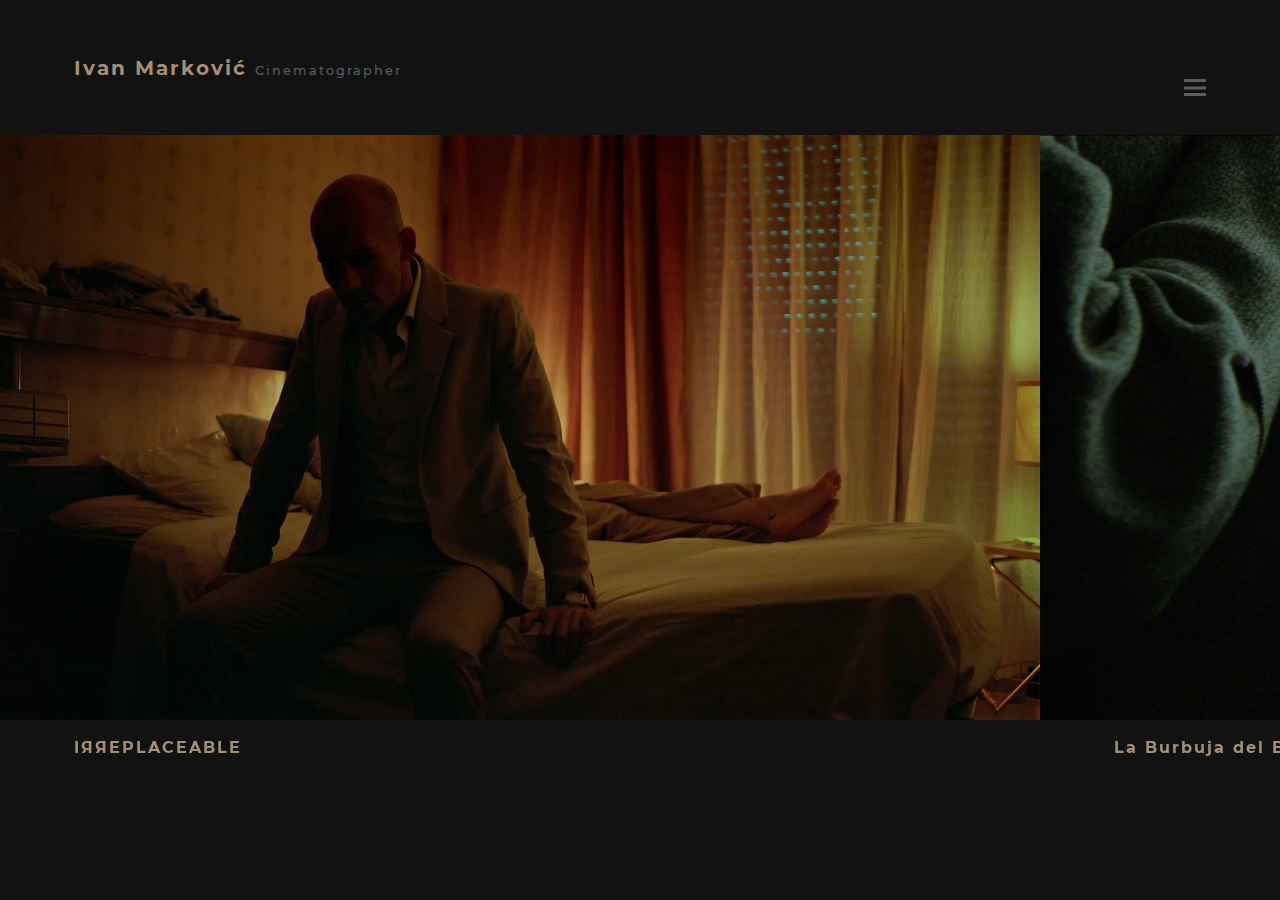
<file: index.html>
<!DOCTYPE html>
<html lang="fr">
<head>
    <meta charset="utf-8">
    <base href="/">
    <title>Ivan Marković - Cinematographer</title>
    <meta name="X-UA-Compatible" content="IE&#x3D;edge">
    <meta name="viewport" content="width&#x3D;device-width,&#x20;initial-scale&#x3D;1.0">
    <meta property="og&#x3A;type" content="website">
    <meta property="og&#x3A;url" content="https&#x3A;&#x2F;&#x2F;ivanmarkovicfilm.com&#x2F;">
    <meta name="description" content="Films">
    <meta property="og&#x3A;title" content="Films">
    <meta property="og&#x3A;description" content="Films">
    <link rel="stylesheet" href="./styles/main.css">
    <link rel="stylesheet" href="https://cdnjs.cloudflare.com/ajax/libs/font-awesome/6.5.1/css/all.min.css" crossorigin="anonymous">
    <link rel="icon" href="./images/logo.png">   
    <script src="./scripts/main.js" defer></script>
    <script src="https://code.jquery.com/jquery-3.6.4.min.js"></script>
</head>
<body>
    <nav id="navbar" class="navbar navbar-dark fixed-top">
        <a class="navbar-brand" href="/"> Ivan Marković
            <span class="job-title d-block d-md-inline letter-space">Cinematographer</span>
        </a>

        <div class="collapse navbar-collapse" id="navbarText">
            <ul class="navbar-nav mr-auto">
                <li class="nav-item  active">
                    <a class="nav-link " id="" href="/"> Accueil </a>
                </li>
            </ul>
        </div>
    </nav>


    <div id="horizontal-wrapper-index" class="horizontal-wrapper">
        <div id="horizontal-container" class="horizontal-container">

            <div class="horizontal-slide horizontal-slide-photo" data-slide-index="1" onclick="handleSlideClick(1)">
                <a class="info-link" href="./films/irreplaceable.html">
                    <img src="./images/irreplacable/10.jpg" alt="IЯЯEPLACEABLE">
                   
                    <span class="info-button">
                        <i class="fa-solid fa-ellipsis"></i>
                    </span>
                </a>
                <div class="layout-left mt-3 max-width">
                    <div class="row no-gutters">
                        <div class="col-auto">
                            <p class="text-light mb-0 letter-space">
                                <span class="movie-title">IЯЯEPLACEABLE</span>
                            </p>
                        </div>
                        <div class="col-md">
                            <p class="text-light mb-0 pl-0 pl-md-2">
                                <span class="letter-space show-hover">Lucas Snijder  <span class="movie-cast ml-1 ml-md-1 text-lightgrey">Cast</span>  Ugo Sin, Helena Gerez, Alex Tessi</span>
                                <br>
                            <!-- <p class="media-description pl-0 pl-md-2 letter-space playfair-display song-title show-hover">"PESMICCAAAA"</p>-->
                            </p> 
                        </div>
                    </div>
                </div>
            </div>
            <div class="horizontal-slide horizontal-slide-photo" data-slide-index="2" onclick="handleSlideClick(2)">
                <a class="info-link"  href="./films/laburbujadelbebe.html">
                    <img src="./images/la_burbuja_del_bebe/1.jpg" alt="La Burbuja del Bebé">
                   
                    <span class="info-button">
                        <i class="fa-solid fa-ellipsis"></i>
                    </span>
                </a>
                <div class="layout-left mt-3 max-width">
                    <div class="row no-gutters">
                        <div class="col-auto">
                            <p class="text-light mb-0 letter-space">
                                <span class="movie-title">La Burbuja del Bebé</span>
                            </p>
                        </div>
                        <div class="col-md">
                            <p class="text-light mb-0 pl-0 pl-md-2">
                                <span class="letter-space show-hover">Ivan Marković  <span class="movie-cast ml-1 ml-md-1 text-lightgrey">Cast</span>  Chris Blane, Ugo Sin</span>
                                <br>
                           <!--  <p class="media-description pl-0 pl-md-2 letter-space playfair-display song-title show-hover">"PESMICCAAAA"</p>-->
                            </p> 
                        </div>
                    </div>
                </div>
            </div>  
            <div style="display: none;" class="horizontal-slide horizontal-slide-photo" data-slide-index="2" onclick="handleSlideClick(2)">
                <a class="info-link"  href="./films/carrerdortigosa.html">
                    <img src="./images/carrer_dortigosa/2.jpg" alt="Carrer d'Ortigosa">
                   
                    <span class="info-button">
                        <i class="fa-solid fa-ellipsis"></i>
                    </span>
                </a>
                <div class="layout-left mt-3 max-width">
                    <div class="row no-gutters">
                        <div class="col-auto">
                            <p class="text-light mb-0 letter-space">
                                <span class="movie-title">Carrer d'Ortigosa</span>
                            </p>
                        </div>
                        <div class="col-md">
                            <p class="text-light mb-0 pl-0 pl-md-2">
                                <span class="letter-space show-hover">Ivor Martinić  <span class="movie-cast ml-1 ml-md-1 text-lightgrey">Cast</span>  Santiago Bolívar, Paulo Días, Júlia Ferré</span>
                                <br>
                           
                            </p> 
                        </div>
                    </div>
                </div>
            </div>  
            <div class="horizontal-slide horizontal-slide-photo" data-slide-index="3" onclick="handleSlideClick(3)">
                <a class="info-link" href="./films/ark.html">
                    <img src="./images/ARK/12.jpg" alt="Ark">
                   
                    <span class="info-button">
                        <i class="fa-solid fa-ellipsis"></i>
                    </span>
                </a>
                <div class="layout-left mt-3 max-width">
                    <div class="row no-gutters">
                        <div class="col-auto">
                            <p class="text-light mb-0 letter-space">
                                <span class="movie-title">ARK</span>
                            </p>
                        </div>
                        <div class="col-md">
                            <p class="text-light mb-0 pl-0 pl-md-2">
                                <span class="letter-space show-hover">Jaynit Parmar  <span class="movie-cast ml-1 ml-md-1 text-lightgrey">Cast</span>  Carlos Lyon, Simon Brading, Eva Torrella</span>
                                <br>
                            <!-- <p class="media-description pl-0 pl-md-2 letter-space playfair-display song-title show-hover">"PESMICCAAAA"</p>-->
                            </p>
                        </div>
                    </div>
                </div>
                
            </div>  
            <div class="horizontal-slide horizontal-slide-photo" data-slide-index="4" onclick="handleSlideClick(4)">
                <a class="info-link" href="./films/stephenstale.html">
                    <img src="./images/stephens_tale/1.jpg" alt="Stephen's Tale">
                   
                    <span class="info-button">
                        <i class="fa-solid fa-ellipsis"></i>
                    </span>
                </a>
                <div class="layout-left mt-3 max-width">
                    <div class="row no-gutters">
                        <div class="col-auto">
                            <p class="text-light mb-0 letter-space">
                                <span class="movie-title">Stephen's Tale</span>
                            </p>
                        </div>
                        <div class="col-md">
                            <p class="text-light mb-0 pl-0 pl-md-2">
                                <span class="letter-space show-hover">Lucas Snijder  <strong class="ml-1 ml-md-1 text-lightgrey">Cast</strong>  Danil Hoek, Monika Valkūnaitė, Vesna Kuzmić</span>
                                <br>
                            <!-- <p class="media-description pl-0 pl-md-2 letter-space playfair-display song-title show-hover">"PESMICCAAAA"</p>-->
                            </p>
                        </div>
                    </div>
                </div>
                
            </div>        
            <div class="horizontal-slide horizontal-slide-photo" data-slide-index="5" onclick="handleSlideClick(5)">
                <a class="info-link" href="./films/ahazardousjoy.html">
                    <img src="./images/a_hazardous_joy/5.jpg" alt="A Hazardous Joy">
                   
                    <span class="info-button">
                        <i class="fa-solid fa-ellipsis"></i>
                    </span>
                </a>
                <div class="layout-left mt-3 max-width">
                    <div class="row no-gutters">
                        <div class="col-auto">
                            <p class="text-light mb-0 letter-space">
                                <span class="movie-title">A Hazardous Joy</span>
                            </p>
                        </div>
                        <div class="col-md">
                            <p class="text-light mb-0 pl-0 pl-md-2">
                                <span class="letter-space show-hover">Džiuginta Gabrielė Radavičiūtė  <span class="movie-cast ml-1 ml-md-1 text-lightgrey">Cast</span>  Sara Rojo, Francesco Grumetti</span>
                                <br>
                            <!-- <p class="media-description pl-0 pl-md-2 letter-space playfair-display song-title show-hover">"PESMICCAAAA"</p>-->
                            </p>
                        </div>
                    </div>
                </div>
            </div>
            <div class="horizontal-slide horizontal-slide-photo" data-slide-index="6" onclick="handleSlideClick(6)">
                <a class="info-link" href="./films/companerosdepiso.html">
                    <img src="./images/companeros_de_piso/3.jpg" alt="Compañeros de Piso">
                   
                    <span class="info-button">
                        <i class="fa-solid fa-ellipsis"></i>
                    </span>
                </a>
                <div class="layout-left mt-3 max-width">
                    <div class="row no-gutters">
                        <div class="col-auto">
                            <p class="text-light mb-0 letter-space">
                                <span class="movie-title">Compañeros de Piso</span>
                            </p>
                        </div>
                        <div class="col-md">
                            <p class="text-light mb-0 pl-0 pl-md-2">
                                <span class="letter-space show-hover">Ivan Marković  <span class="movie-cast ml-1 ml-md-1 text-lightgrey">Cast</span>  Mar López, Georg Hembach</span>
                                <br>
                           <!--  <p class="media-description pl-0 pl-md-2 letter-space playfair-display song-title show-hover">"PESMICCAAAA"</p>-->
                            </p> 
                        </div>
                    </div>
                </div>
                
            </div>
            <div class="horizontal-slide horizontal-slide-photo" data-slide-index="7" onclick="handleSlideClick(1)">
                <a class="info-link" href="./films/themadscientist.html">
                    <img src="./images/the_mad_scientist/1.jpg" alt="The Mad Scientist">
                   
                    <span class="info-button">
                        <i class="fa-solid fa-ellipsis"></i>
                    </span>
                </a>
                <div class="layout-left mt-3 max-width">
                    <div class="row no-gutters">
                        <div class="col-auto">
                            <p class="text-light mb-0 letter-space">
                                <span class="movie-title">The Mad Scientist</span>
                            </p>
                        </div>
                        <div class="col-md">
                            <p class="text-light mb-0 pl-0 pl-md-2">
                                <span class="letter-space show-hover">Adam Pavlovič  <span class="movie-cast ml-1 ml-md-1 text-lightgrey">Cast</span>  Joseph Jones, Felipe Opazo</span>
                                <br>
                            </p> 
                        </div>
                    </div>
                </div>               
            </div>
            <div class="horizontal-slide horizontal-slide-photo" data-slide-index="7" onclick="handleSlideClick(7)">
                <a class="info-link" href="./films/dontgo.html">
                    <img src="./images/dont_go/5.jpg" alt="Don't Go">
                   
                    <span class="info-button">
                        <i class="fa-solid fa-ellipsis"></i>
                    </span>
                </a>
                <div class="layout-left mt-3 max-width">
                    <div class="row no-gutters">
                        <div class="col-auto">
                            <p class="text-light mb-0 letter-space">
                                <span class="movie-title">Don't Go</span>
                            </p>
                        </div>
                        <div class="col-md">
                            <p class="text-light mb-0 pl-0 pl-md-2">
                                <span class="letter-space show-hover">Ivan Marković  <span class="movie-cast ml-1 ml-md-1 text-lightgrey">Cast</span>  Brando Di Placido, Anna Maria Spingola</span>
                                <br>
                            </p> 
                        </div>
                    </div>
                </div>               
            </div>
            <div class="horizontal-slide horizontal-slide-photo" data-slide-index="7" onclick="handleSlideClick(3)">
                <a class="info-link" href="./films/dejavu.html">
                    <img src="./images/dejavu/3.jpg" alt="Déjà Vu">
                   
                    <span class="info-button">
                        <i class="fa-solid fa-ellipsis"></i>
                    </span>
                </a>
                <div class="layout-left mt-3 max-width">
                    <div class="row no-gutters">
                        <div class="col-auto">
                            <p class="text-light mb-0 letter-space">
                                <span class="movie-title">Déjà Vu</span>
                            </p>
                        </div>
                        <div class="col-md">
                            <p class="text-light mb-0 pl-0 pl-md-2">
                                <span class="letter-space show-hover">András Heszky, Stanzin Jigmet <span class="movie-cast ml-1 ml-md-1 text-lightgrey">Cast</span>  Elena Sandell, Javi López</span>
                                <br>
                            </p> 
                        </div>
                    </div>
                </div>               
            </div>
            <div class="horizontal-slide horizontal-slide-photo" data-slide-index="8" onclick="handleSlideClick(8)">
                <a class="info-link" href="./films/ordinarypeople.html">
                    <img src="./images/ordinary_people/6.jpg" alt="Ordinary People">
                   
                    <span class="info-button">
                        <i class="fa-solid fa-ellipsis"></i>
                    </span>
                </a>
                <div class="layout-left mt-3 max-width">
                    <div class="row no-gutters">
                        <div class="col-auto">
                            <p class="text-light mb-0 letter-space">
                                <span class="movie-title">Ordinary People</span>
                            </p>
                        </div>
                        <div class="col-md">
                            <p class="text-light mb-0 pl-0 pl-md-2">
                                <span class="letter-space show-hover">Ivan Marković  <span class="movie-cast ml-1 ml-md-1 text-lightgrey">Cast</span>  María Garrido, Lluc Pallàs</span>
                                <br>
                           <!--  <p class="media-description pl-0 pl-md-2 letter-space playfair-display song-title show-hover">"PESMICCAAAA"</p>-->
                            </p> 
                        </div>
                    </div>
                </div>               
            </div>
            <div class="horizontal-slide horizontal-slide-photo" data-slide-index="9" onclick="handleSlideClick(9)">
                <a class="info-link" href="./films/eineinfachesereighnis.html">
                    <img src="./images/ein_einfaches_ereignis/4.jpg" alt="Ein Einfaches Ereignis">
                   
                    <span class="info-button">
                        <i class="fa-solid fa-ellipsis"></i>
                    </span>
                </a>
                <div class="layout-left mt-3 max-width">
                    <div class="row no-gutters">
                        <div class="col-auto">
                            <p class="text-light mb-0 letter-space">
                                <span class="movie-title">Ein Einfaches Ereignis</span>
                            </p>
                        </div>
                        <div class="col-md">
                            <p class="text-light mb-0 pl-0 pl-md-2">
                                <span class="letter-space show-hover">Boris Hadžija  <span class="movie-cast ml-1 ml-md-1 text-lightgrey">Cast</span>  Ivan Marković, Achmed Kornaz</span>
                                <br>
                           <!--  <p class="media-description pl-0 pl-md-2 letter-space playfair-display song-title show-hover">"PESMICCAAAA"</p>-->
                            </p> 
                        </div>
                    </div>
                </div>               
            </div>
            <div class="horizontal-slide horizontal-slide-photo" data-slide-index="10" onclick="handleSlideClick(10)">
                <a class="info-link" href="./films/teahouse.html">
                    <img src="./images/ArchDoc/5.jpg" alt="Tea House - Terunobu Fujimori | Kingston University & The Barbican">
                   
                    <span class="info-button">
                        <i class="fa-solid fa-ellipsis"></i>
                    </span>
                </a>
                <div class="layout-left mt-3 max-width">
                    <div class="row no-gutters">
                        <div class="col-auto">
                            <p class="text-light mb-0 letter-space">
                                <span class="movie-title">Tea House - Terunobu Fujimori</span>
                            </p>
                        </div>
                        <div class="col-md">
                            <p class="text-light mb-0 pl-0 pl-md-2">
                                <span class="letter-space show-hover">Ben Tynegate  <span class="movie-cast ml-1 ml-md-1 text-lightgrey">Cast</span>  Kingston University, The Barbican</span>
                                <br>
                           <!--  <p class="media-description pl-0 pl-md-2 letter-space playfair-display song-title show-hover">"PESMICCAAAA"</p>-->
                            </p>
                        </div>
                    </div>
                </div>               
            </div>
        </div>
    </div>
    <div class="sidebox">
        <div class="d-flex flex-column justify-content-center">
            <div class="row">
                <div class="col-sm-12 col-img-content">
                    <div class="img-container mb-3">                   
                        <img class="img-fluid" src="/images/ivan photo.JPG" alt="Ivan Marković" />
                    </div>
                </div>
                
            </div>
            <div class="row">
                <div class="col-sm-12">
                    <p class="text-bio job-title mb-4" style="text-align: justify;">
                        <p class="text-bio mb-1 job-title" style="text-align: justify;">
                            My name is Ivan, a young architect who went on to study film at ESCAC in Barcelona, specializing in the field of cinematography.
                        </p>                      
                        <p class="text-bio job-title mb-1 job-title" style="text-align: justify;">
                            The "learning through making" ethos is something I have valued throughout my life. I was never afraid to try new things out, fail, see how they work, and try again. Being a fast learner, while having an analytical mind with problem solving affinity, enables me to do a lot with little, which is a useful tool to have in limited time during shootings. Having studied architecture, I began to notice how it has given me understanding of light and material, and other sets of skills that take to tell a story through strong and interesting visuals.
                           
                        </p>                   
                         <p class="text-bio job-title mb-4 job-title" style="text-align: justify;">
                            I am looking for inspiring projects that would stimulate my growth further into a cinematographer I endeavour to be. If you need any assistance with your projects, please feel free to contact me directly.
                        </p> 
                    </p>
                </div>
            </div>
            <div class="row">
                <div class="col-sm-6">
                    <h3 class="text-lightgrey">Contact</h3>
                    <p class="text-bio job-title">
                        <span style="white-space: nowrap;">Email: <a class="text-bio text-lightgrey" href="mailto:ivanmarkovicfilm@gmail.com">ivanmarkovicfilm@gmail.com</a></span>
                        <span style="white-space: nowrap;">WhatsApp: <a class="text-bio text-lightgrey" href="mailto:+381631574669">+381 63 157 4669</a></span>
                        <span style="white-space: nowrap;"><a href="./cv/ivanmarkovicfilm_CV.pdf" class="text-lightgrey mt-3" download>Download CV</a></span>
                    </p>
                </div>
                <div class="col-sm-6">
                    <div class="d-flex justify-content-end">
                        <a href="" target="_blank">
                            <img class="img-fluid ivan-logo" src="/images/logo.png" alt="Ivan Marković" />
                        </a>
                    </div>
                </div>
            </div>
            
                       
        </div>
        
        
    </div>
    <div class="nav-toggle">
        <div class="nav-toggle-bar"></div>
    </div>
  <script>
        $(document).ready(function () {
            $(window).scroll(function () {
                var windowWidth = $(window).width();
                var windowHeight = $(window).height();
    
                if (windowWidth <= 1024) {
                    $('.horizontal-slide-photo').each(function () {
                        var imageTop = $(this).offset().top;
                        var imageHeight = $(this).outerHeight();
                        var middlePosition = window.scrollY + windowHeight / 2;
    
                        if (middlePosition >= imageTop && middlePosition <= imageTop + imageHeight) {
                            $(this).find('.info-button').addClass('scrolled');
                        } else {
                            $(this).find('.info-button').removeClass('scrolled');
                        }
                    });
                } else {
                    $('.info-button').removeClass('scrolled');
                }
            });
        });

        /* function handleSlideClick(slideIndex) {
        localStorage.setItem('selectedSlideIndex', slideIndex);
       }

    $(document).ready(function () {
        const selectedSlideIndex = localStorage.getItem('selectedSlideIndex');

        if (selectedSlideIndex !== null) {
            const scrollContent = $("#horizontal-wrapper-index .scroll-content");
            const previousSlide = $(`.horizontal-slide[data-slide-index="${selectedSlideIndex-1}"]`);
            const selectedSlide = $(`.horizontal-slide[data-slide-index="${selectedSlideIndex}"]`);
            const nextSlide = $(`.horizontal-slide[data-slide-index="${selectedSlideIndex+1}"]`);
            if (scrollContent.length > 0 && selectedSlide.length > 0) {
                var total = 10;
                var screenWidth =  window.innerWidth;
                var imagesPerScreen = screenWidth/total;
                var imageWidth = selectedSlide.width();
                const translateXValue = -selectedSlide.position().left;
                scrollContent.css('transform', "translate3d(0px, "+translateXValue+"px, 0px)");
                selectedSlide.css('opacity', '1');
                previousSlide.css('opacity', '1');
                nextSlide.css('opacity', '1');
            }

            localStorage.removeItem('selectedSlideIndex');
        }
    }); */
    </script> 
</body>
</html>
</file>
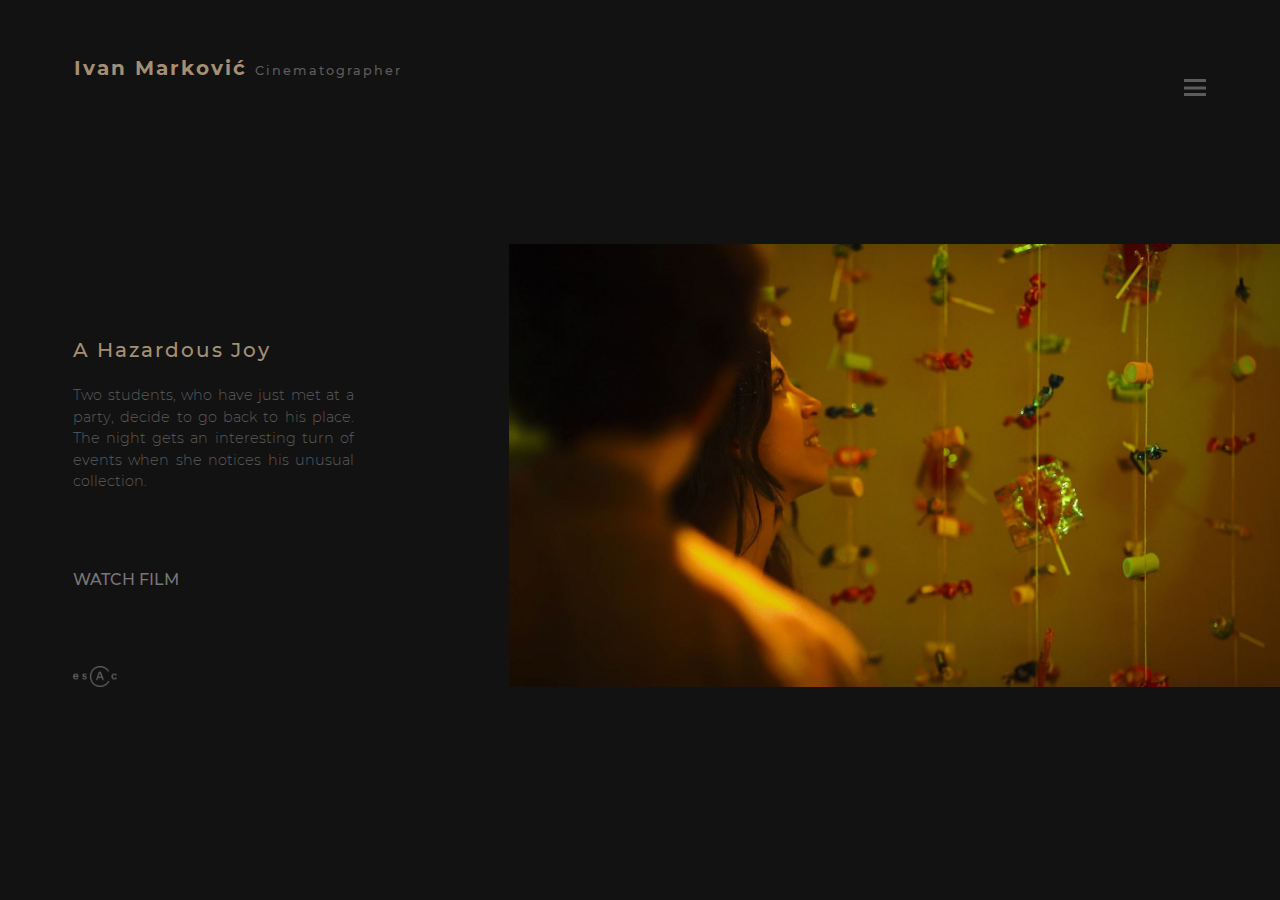
<file: films/ahazardousjoy.html>
<!DOCTYPE html>
<html lang="fr">
<head>
    <meta charset="utf-8">
    <base href="/">
    <title>A Hazardous Joy</title>
    <meta name="X-UA-Compatible" content="IE&#x3D;edge">
    <meta name="viewport" content="width&#x3D;device-width,&#x20;initial-scale&#x3D;1.0">
    <meta property="og&#x3A;type" content="website">
    <meta property="og&#x3A;url" content="https&#x3A;&#x2F;&#x2F;ivanmarkovicfilm.com&#x2F;">
    <meta name="description" content="Films">
    <meta property="og&#x3A;title" content="Films">
    <meta property="og&#x3A;description" content="Films">
    <link rel="stylesheet" href="./styles/main.css">
    <link rel="stylesheet" href="https://cdnjs.cloudflare.com/ajax/libs/font-awesome/6.0.0/css/all.min.css" crossorigin="anonymous">
    <link rel="icon" href="../images/logo.png">
    <script src="./scripts/main.js" defer></script>
</head>
<body style="overflow-y: auto; overflow-x: hidden;">
    <nav id="navbar" class="navbar navbar-dark fixed-top">
        <a class="navbar-brand" href="/"> Ivan Marković
            <span class="job-title d-block d-md-inline letter-space">Cinematographer</span>
        </a>

        <div class="collapse navbar-collapse" id="navbarText">
            <ul class="navbar-nav mr-auto">
                <li class="nav-item  active">
                    <a class="nav-link " id="" href="/"> Accueil </a>
                </li>
            </ul>
        </div>
    </nav>
    <div class="d-flex flex-column justify-content-left">
    <div class="row">
        <div class="slider-desc">
            <div class="slider-desc-content"> 
                <span class="slider-title">A Hazardous Joy</span>
                <p class="slider-text">
                    Two students, who have just met at a party, decide to go back to his place. The night gets an interesting turn of events when she notices his unusual collection.                
                </p>
                <br>
                <span class ="slider-watch"><a  target="_blank" href="https://www.youtube.com/watch?v=FVfG4yIJzR4" class="text-lightgrey">WATCH FILM</a></span>
                <br>
                <div class="slider-logos">
                    <img  class="slider-logo slider-logo-escac" src="../images/logos 5c5c5c/escac.png" alt="ESCAC" />
                </div>  
            </div>
                   
        </div>      
        <div class="slider-content">
            <section class="slider_container">
                <section class="slider-8">
                    <div class="slide">
                        <img src="../images/a_hazardous_joy/1.jpg" alt="">
                    </div>
                    <div class="slide">
                        <img src="../images/a_hazardous_joy/2.jpg" alt="">
                    </div>
                    <div class="slide">
                        <img src="../images/a_hazardous_joy/3.jpg" alt="">
                    </div>
                    <div class="slide">
                        <img src="../images/a_hazardous_joy/4.jpg" alt="">
                    </div>
                    <div class="slide">
                        <img src="../images/a_hazardous_joy/5.jpg" alt="">
                    </div>
                    <div class="slide">
                        <img src="../images/a_hazardous_joy/6.jpg" alt="">
                    </div>
                    <div class="slide">
                        <img src="../images/a_hazardous_joy/7.jpg" alt="">
                    </div>
                    <div class="slide">
                        <img src="../images/a_hazardous_joy/8.jpg" alt="">
                    </div>
                </section>
            </section>
        </div>
    </div>
    
    </div>


    <div class="sidebox">
        <div class="d-flex flex-column justify-content-center">
            <div class="row">
                <div class="col-sm-12 col-img-content">
                    <div class="img-container mb-3">                   
                        <img class="img-fluid" src="../images/ivan photo.JPG" alt="Ivan Marković" />
                    </div>
                </div>
                
            </div>
            <div class="row">
                <div class="col-sm-12">
                    <p class="text-bio job-title mb-4" style="text-align: justify;">
                        <p class="text-bio mb-1 job-title" style="text-align: justify;">
                            My name is Ivan, a young architect who went on to study film at ESCAC in Barcelona, specializing in the field of cinematography.
                        </p>                      
                        <p class="text-bio job-title mb-1 job-title" style="text-align: justify;">
                            The "learning through making" ethos is something I have valued throughout my life. I was never afraid to try new things out, fail, see how they work, and try again. Being a fast learner, while having an analytical mind with problem solving affinity, enables me to do a lot with little, which is a useful tool to have in limited time during shootings. Having studied architecture, I began to notice how it has given me understanding of light and material, and other sets of skills that take to tell a story through strong and interesting visuals.
                           
                        </p>                   
                         <p class="text-bio job-title mb-4 job-title" style="text-align: justify;">
                            I am looking for inspiring projects that would stimulate my growth further into a cinematographer I endeavour to be. If you need any assistance with your projects, please feel free to contact me directly.
                        </p> 
                    </p>
                </div>
            </div>
            <div class="row">
                <div class="col-sm-6">
                    <h3 class="text-lightgrey">Contact</h3>
                    <p class="text-bio job-title">
                        <span style="white-space: nowrap;">Email: <a class="text-bio text-lightgrey" href="mailto:ivanmarkovicfilm@gmail.com">ivanmarkovicfilm@gmail.com</a></span>
                        <span style="white-space: nowrap;">WhatsApp: <a class="text-bio text-lightgrey" href="mailto:+381631574669">+381 63 157 4669</a></span>
                        <span style="white-space: nowrap;"><a href="../cv/ivanmarkovicfilm_CV.pdf" class="text-bio text-lightgrey mt-3">Download CV</a></span>
                    </p>
                </div>
                <div class="col-sm-6">
                    <div class="d-flex justify-content-end">
                        <a href="" target="_blank">
                            <img class="img-fluid ivan-logo" src="../images/logo.png" alt="Ivan Marković" />
                        </a>
                    </div>
                </div>
            </div>
            
                       
        </div>
        
        
    </div>
    <div class="nav-toggle">
        <div class="nav-toggle-bar"></div>
    </div>
</body>
</html>
</file>
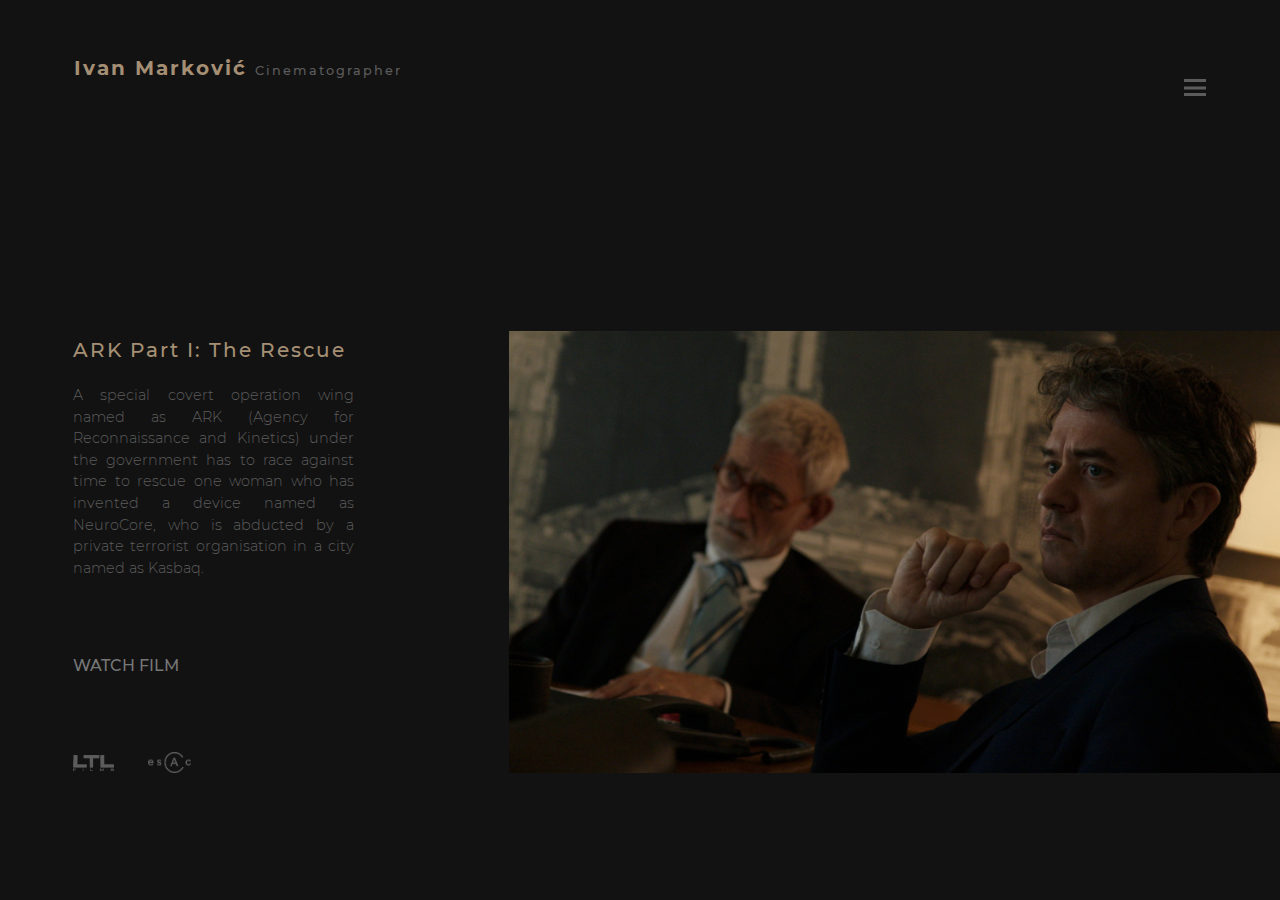
<file: films/ark.html>
<!DOCTYPE html>
<html lang="fr">
<head>
    <meta charset="utf-8">
    <base href="/">
    <title>ARK Part I: The Trustfall</title>
    <meta name="X-UA-Compatible" content="IE&#x3D;edge">
    <meta name="viewport" content="width&#x3D;device-width,&#x20;initial-scale&#x3D;1.0">
    <meta property="og&#x3A;type" content="website">
    <meta property="og&#x3A;url" content="https&#x3A;&#x2F;&#x2F;benoitdebie.com&#x2F;">
    <meta name="description" content="Films">
    <meta property="og&#x3A;title" content="Films">
    <meta property="og&#x3A;description" content="Films">
    <link rel="stylesheet" href="./styles/main.css">
    <link rel="stylesheet" href="https://cdnjs.cloudflare.com/ajax/libs/font-awesome/6.0.0/css/all.min.css" crossorigin="anonymous">
    <link rel="icon" href="../images/logo.png">
    <script src="./scripts/main.js" defer></script>
</head>
<body style="overflow-y: auto; overflow-x: hidden;">
    <nav id="navbar" class="navbar navbar-dark fixed-top">
        <a class="navbar-brand" href="/"> Ivan Marković
            <span class="job-title d-block d-md-inline letter-space">Cinematographer</span>
        </a>

        <div class="collapse navbar-collapse" id="navbarText">
            <ul class="navbar-nav mr-auto">
                <li class="nav-item  active">
                    <a class="nav-link " id="" href="/"> Accueil </a>
                </li>
            </ul>
        </div>
    </nav>
    <div class="d-flex flex-column justify-content-left">
    <div class="row">
        <div class="slider-desc">
            <div class="slider-desc-content"> 
                <span class="slider-title">ARK Part I: The Rescue</span>
                <p class="slider-text">
                    A special covert operation wing named as ARK (Agency for Reconnaissance and Kinetics) under the government has to race against time to rescue one woman who has invented a device named as NeuroCore, who is abducted by a private terrorist organisation in a city named as Kasbaq.
                </p>
                <br>
                <span class ="slider-watch"><a  target="_blank" href="https://www.youtube.com/watch?v=VDRbUqKgYrA" class="text-lightgrey">WATCH FILM</a></span>
                <br>
                <div class="slider-logos">
                    <img  class="slider-logo slider-logo-ltl" src="../images/logos 5c5c5c/ltl.png" alt="LTL" />
                    <img  class="slider-logo slider-logo-escac" src="../images/logos 5c5c5c/escac.png" alt="ESCAC" />
                </div>  
            </div>
                   
        </div>      
        <div class="slider-content">
            <section class="slider_container">
                <section class="slider-12">
                    <div class="slide">
                        <img src="../images/ARK/1.jpg" alt="">
                    </div>
                    <div class="slide">
                        <img src="../images/ARK/2.jpg" alt="">
                    </div>
                    <div class="slide">
                        <img src="../images/ARK/3.jpg" alt="">
                    </div>
                    <div class="slide">
                        <img src="../images/ARK/4.jpg" alt="">
                    </div>
                    <div class="slide">
                        <img src="../images/ARK/5.jpg" alt="">
                    </div>
                    <div class="slide">
                        <img src="../images/ARK/6.jpg" alt="">
                    </div>
                    <div class="slide">
                        <img src="../images/ARK/7.jpg" alt="">
                    </div>
                    <div class="slide">
                        <img src="../images/ARK/8.jpg" alt="">
                    </div>
                    <div class="slide">
                        <img src="../images/ARK/9.jpg" alt="">
                    </div>
                    <div class="slide">
                        <img src="../images/ARK/10.jpg" alt="">
                    </div>
                    <div class="slide">
                        <img src="../images/ARK/11.jpg" alt="">
                    </div>
                    <div class="slide">
                        <img src="../images/ARK/12.jpg" alt="">
                    </div>
                </section>
            </section>
        </div>
    </div>
    
    </div>


    <div class="sidebox">
        <div class="d-flex flex-column justify-content-center">
            <div class="row">
                <div class="col-sm-12 col-img-content">
                    <div class="img-container mb-3">                   
                        <img class="img-fluid" src="../images/ivan photo.JPG" alt="Ivan Marković" />
                    </div>
                </div>
                
            </div>
            <div class="row">
                <div class="col-sm-12">
                    <p class="text-bio job-title mb-4" style="text-align: justify;">
                        <p class="text-bio mb-1 job-title" style="text-align: justify;">
                            My name is Ivan, a young architect who went on to study film at ESCAC in Barcelona, specializing in the field of cinematography.
                        </p>                      
                        <p class="text-bio job-title mb-1 job-title" style="text-align: justify;">
                            The "learning through making" ethos is something I have valued throughout my life. I was never afraid to try new things out, fail, see how they work, and try again. Being a fast learner, while having an analytical mind with problem solving affinity, enables me to do a lot with little, which is a useful tool to have in limited time during shootings. Having studied architecture, I began to notice how it has given me understanding of light and material, and other sets of skills that take to tell a story through strong and interesting visuals.
                           
                        </p>                   
                         <p class="text-bio job-title mb-4 job-title" style="text-align: justify;">
                            I am looking for inspiring projects that would stimulate my growth further into a cinematographer I endeavour to be. If you need any assistance with your projects, please feel free to contact me directly.
                        </p> 
                    </p>
                </div>
            </div>
            <div class="row">
                <div class="col-sm-6">
                    <h3 class="text-lightgrey">Contact</h3>
                    <p class="text-bio job-title">
                        <span style="white-space: nowrap;">Email: <a class="text-bio text-lightgrey" href="mailto:ivanmarkovicfilm@gmail.com">ivanmarkovicfilm@gmail.com</a></span>
                        <span style="white-space: nowrap;">WhatsApp: <a class="text-bio text-lightgrey" href="mailto:+381631574669">+381 63 157 4669</a></span>
                        <span style="white-space: nowrap;"><a href="../cv/ivanmarkovicfilm_CV.pdf" class="text-bio text-lightgrey mt-3">Download CV</a></span>
                    </p>
                </div>
                <div class="col-sm-6">
                    <div class="d-flex justify-content-end">
                        <a href="" target="_blank">
                            <img class="img-fluid ivan-logo" src="../images/logo.png" alt="Ivan Marković" />
                        </a>
                    </div>
                </div>
            </div>
            
                       
        </div>
        
        
    </div>
    <div class="nav-toggle">
        <div class="nav-toggle-bar"></div>
    </div>
</body>
</html>
</file>
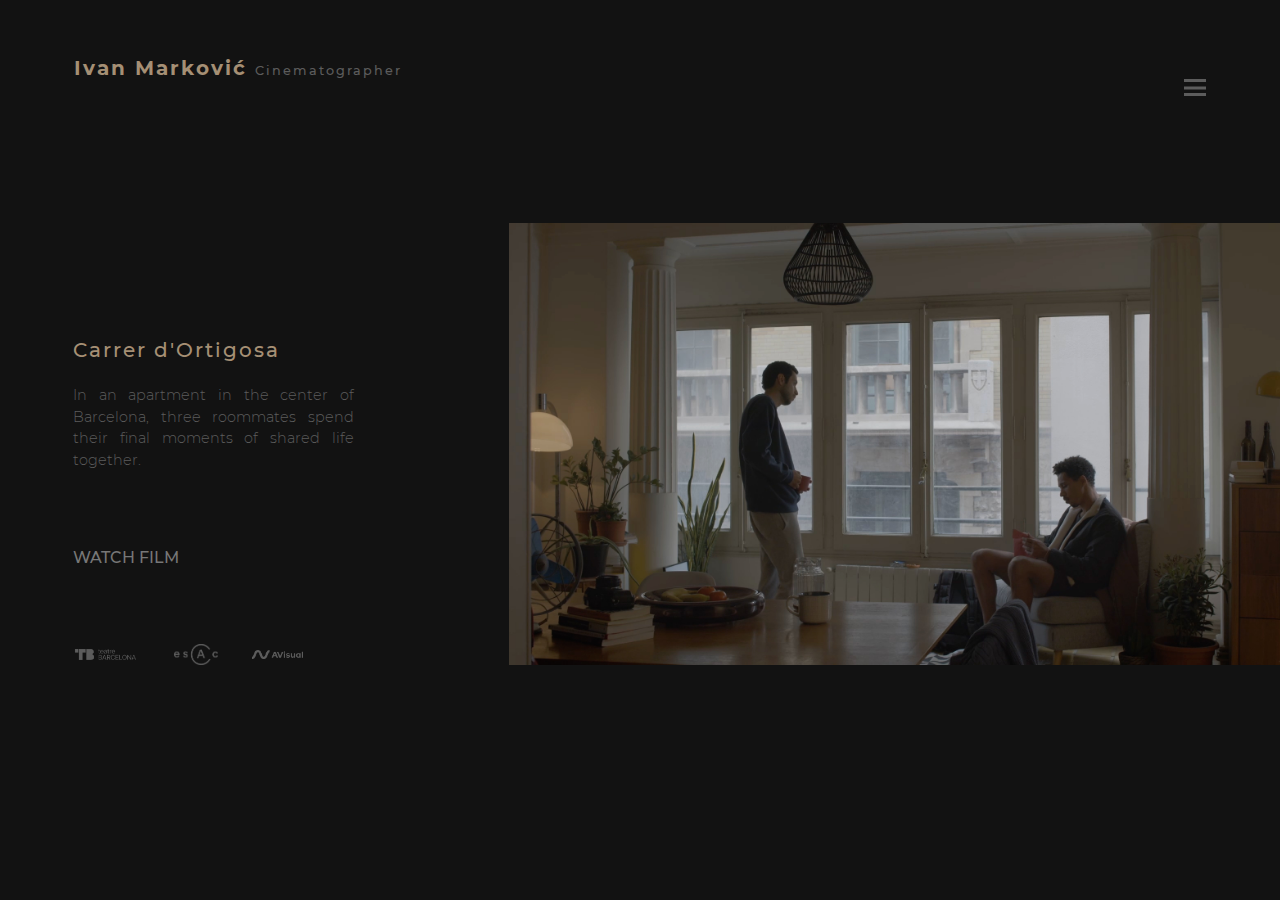
<file: films/carrerdortigosa.html>
<!DOCTYPE html>
<html lang="fr">
<head>
    <meta charset="utf-8">
    <base href="/">
    <title>Carrer d'Ortigosa</title>
    <meta name="X-UA-Compatible" content="IE&#x3D;edge">
    <meta name="viewport" content="width&#x3D;device-width,&#x20;initial-scale&#x3D;1.0">
    <meta property="og&#x3A;type" content="website">
    <meta property="og&#x3A;url" content="https&#x3A;&#x2F;&#x2F;ivanmarkovicfilm.com&#x2F;">
    <meta name="description" content="Films">
    <meta property="og&#x3A;title" content="Films">
    <meta property="og&#x3A;description" content="Films">
    <link rel="stylesheet" href="./styles/main.css">
    <link rel="stylesheet" href="https://cdnjs.cloudflare.com/ajax/libs/font-awesome/6.0.0/css/all.min.css" crossorigin="anonymous">
    <link rel="icon" href="../images/logo.png">
    <script src="./scripts/main.js" defer></script>
</head>
<body style="overflow-y: auto; overflow-x: hidden;">
    <nav id="navbar" class="navbar navbar-dark fixed-top">
        <a class="navbar-brand" href="/"> Ivan Marković
            <span class="job-title d-block d-md-inline letter-space">Cinematographer</span>
        </a>

        <div class="collapse navbar-collapse" id="navbarText">
            <ul class="navbar-nav mr-auto">
                <li class="nav-item  active">
                    <a class="nav-link " id="" href="/"> Accueil </a>
                </li>
            </ul>
        </div>
    </nav>
    <div class="d-flex flex-column justify-content-left">
    <div class="row">
        <div class="slider-desc">
            <div class="slider-desc-content"> 
                <span class="slider-title">Carrer d'Ortigosa</span>
                <p class="slider-text">
                    In an apartment in the center of Barcelona, three roommates spend their final moments of shared life together.                
                </p>
                <br>
                <span class ="slider-watch"><a  target="_blank" href="https://youtu.be/_g2n18Uyy1g" class="text-lightgrey">WATCH FILM</a></span>
                <br>
                <div class="slider-logos">
                    <img  class="slider-logo slider-logo-lightframers" src="../images/logos 5c5c5c/TB.png" alt="TB" />
                    <img  class="slider-logo slider-logo-escac" src="../images/logos 5c5c5c/escac.png" alt="ESCAC" />
                    <img  class="slider-logo slider-logo-avisual" src="../images/logos 5c5c5c/avisual.png" alt="AVISUAL" />
                </div>  
            </div>
                   
        </div>      
        <div class="slider-content">
            <section class="slider_container">
                <section class="slider-4">
                    <div class="slide">
                        <img src="../images/carrer_dortigosa/1.jpg" alt="">
                    </div>
                    <div class="slide">
                        <img src="../images/carrer_dortigosa/2.jpg" alt="">
                    </div>
                    <div class="slide">
                        <img src="../images/carrer_dortigosa/3.jpg" alt="">
                    </div>
                    <div class="slide">
                        <img src="../images/carrer_dortigosa/4.jpg" alt="">
                    </div>                                                                     
                </section>
            </section>
        </div>
    </div>
    
    </div>


    <div class="sidebox">
        <div class="d-flex flex-column justify-content-center">
            <div class="row">
                <div class="col-sm-12 col-img-content">
                    <div class="img-container mb-3">                   
                        <img class="img-fluid" src="../images/ivan photo.JPG" alt="Ivan Marković" />
                    </div>
                </div>
                
            </div>
            <div class="row">
                <div class="col-sm-12">
                    <p class="text-bio job-title mb-4" style="text-align: justify;">
                        <p class="text-bio mb-1 job-title" style="text-align: justify;">
                            My name is Ivan, a young architect who went on to study film at ESCAC in Barcelona, specializing in the field of cinematography.
                        </p>                      
                        <p class="text-bio job-title mb-1 job-title" style="text-align: justify;">
                            The "learning through making" ethos is something I have valued throughout my life. I was never afraid to try new things out, fail, see how they work, and try again. Being a fast learner, while having an analytical mind with problem solving affinity, enables me to do a lot with little, which is a useful tool to have in limited time during shootings. Having studied architecture, I began to notice how it has given me understanding of light and material, and other sets of skills that take to tell a story through strong and interesting visuals.
                           
                        </p>                   
                         <p class="text-bio job-title mb-4 job-title" style="text-align: justify;">
                            I am looking for inspiring projects that would stimulate my growth further into a cinematographer I endeavour to be. If you need any assistance with your projects, please feel free to contact me directly.
                        </p> 
                    </p>
                </div>
            </div>
            <div class="row">
                <div class="col-sm-6">
                    <h3 class="text-lightgrey">Contact</h3>
                    <p class="text-bio job-title">
                        <span style="white-space: nowrap;">Email: <a class="text-bio text-lightgrey" href="mailto:ivanmarkovicfilm@gmail.com">ivanmarkovicfilm@gmail.com</a></span>
                        <span style="white-space: nowrap;">WhatsApp: <a class="text-bio text-lightgrey" href="mailto:+381631574669">+381 63 157 4669</a></span>
                        <span style="white-space: nowrap;"><a href="../cv/ivanmarkovicfilm_CV.pdf" class="text-bio text-lightgrey mt-3">Download CV</a></span>
                    </p>
                </div>
                <div class="col-sm-6">
                    <div class="d-flex justify-content-end">
                        <a href="" target="_blank">
                            <img class="img-fluid ivan-logo" src="../images/logo.png" alt="Ivan Marković" />
                        </a>
                    </div>
                </div>
            </div>
            
                       
        </div>
        
        
    </div>
    <div class="nav-toggle">
        <div class="nav-toggle-bar"></div>
    </div>
</body>
</html>
</file>
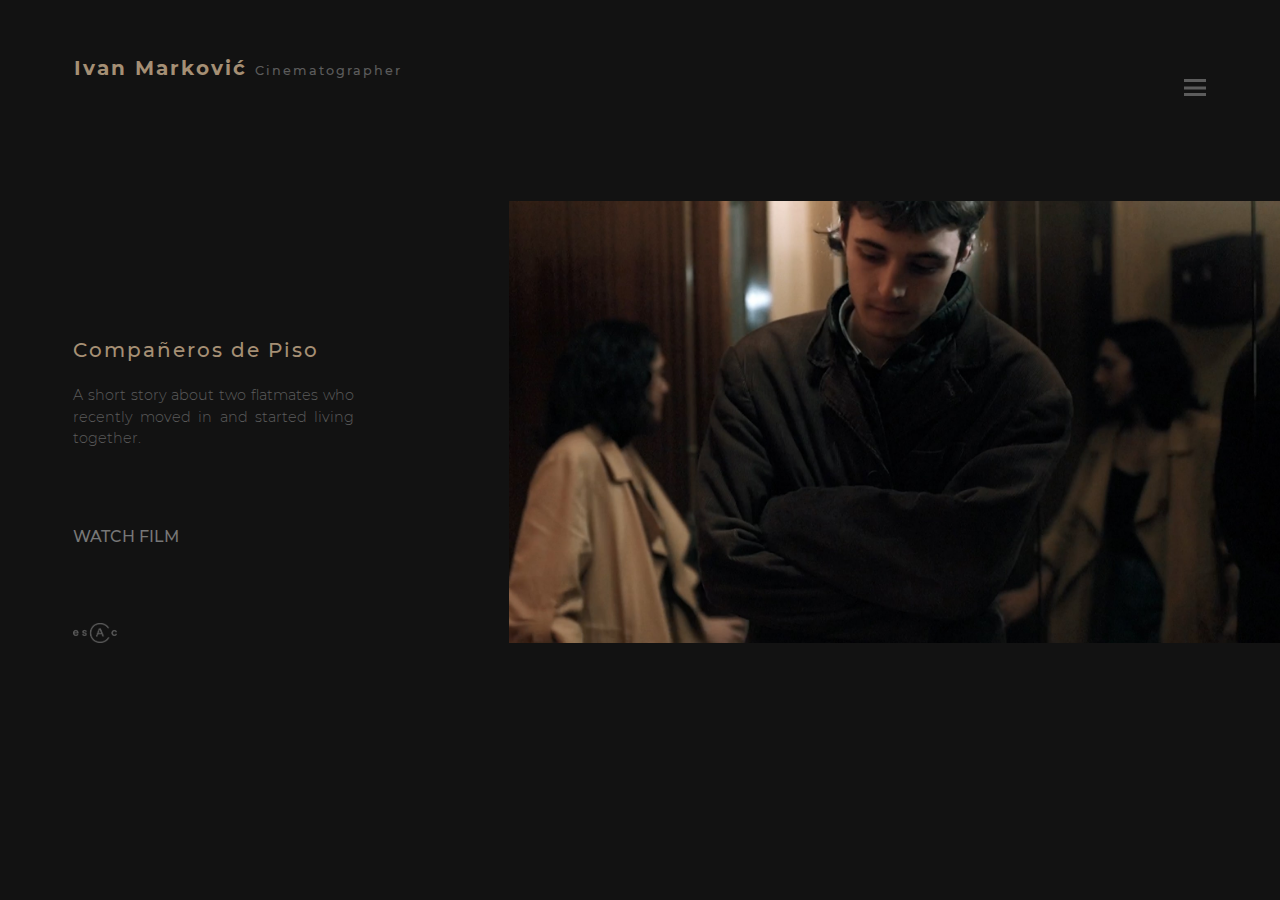
<file: films/companerosdepiso.html>
<!DOCTYPE html>
<html lang="fr">
<head>
    <meta charset="utf-8">
    <base href="/">
    <title>Compañeros de Piso</title>
    <meta name="X-UA-Compatible" content="IE&#x3D;edge">
    <meta name="viewport" content="width&#x3D;device-width,&#x20;initial-scale&#x3D;1.0">
    <meta property="og&#x3A;type" content="website">
    <meta property="og&#x3A;url" content="https&#x3A;&#x2F;&#x2F;benoitdebie.com&#x2F;">
    <meta name="description" content="Films">
    <meta property="og&#x3A;title" content="Films">
    <meta property="og&#x3A;description" content="Films">
    <link rel="stylesheet" href="./styles/main.css">
    <link rel="stylesheet" href="https://cdnjs.cloudflare.com/ajax/libs/font-awesome/6.0.0/css/all.min.css" crossorigin="anonymous">
    <link rel="icon" href="../images/logo.png">
    <script src="./scripts/main.js" defer></script>
</head>
<body style="overflow-y: auto; overflow-x: hidden;">
    <nav id="navbar" class="navbar navbar-dark fixed-top">
        <a class="navbar-brand" href="/"> Ivan Marković
            <span class="job-title d-block d-md-inline letter-space">Cinematographer</span>
        </a>

        <div class="collapse navbar-collapse" id="navbarText">
            <ul class="navbar-nav mr-auto">
                <li class="nav-item  active">
                    <a class="nav-link " id="" href="/"> Accueil </a>
                </li>
            </ul>
        </div>
    </nav>
    <div class="d-flex flex-column justify-content-left">
    <div class="row">
        <div class="slider-desc">
            <div class="slider-desc-content"> 
                <span class="slider-title">Compañeros de Piso</span>
                <p class="slider-text">
                    A short story about two flatmates who recently moved in and started living together.                
                </p>
                <br>
                <span class ="slider-watch"><a  target="_blank" href="https://www.youtube.com/watch?v=ZGkSQHTZ2Is" class="text-lightgrey">WATCH FILM</a></span>
                <br>
                <div class="slider-logos">
                    <img  class="slider-logo slider-logo-escac" src="../images/logos 5c5c5c/escac.png" alt="ESCAC" />
                </div>  
            </div>
                   
        </div>      
        <div class="slider-content">
            <section class="slider_container">
                <section class="slider-8">
                    <div class="slide">
                        <img src="../images/companeros_de_piso/1.jpg" alt="">
                    </div>
                    <div class="slide">
                        <img src="../images/companeros_de_piso/2.jpg" alt="">
                    </div>
                    <div class="slide">
                        <img src="../images/companeros_de_piso/3.jpg" alt="">
                    </div>
                    <div class="slide">
                        <img src="../images/companeros_de_piso/4.jpg" alt="">
                    </div>
                    <div class="slide">
                        <img src="../images/companeros_de_piso/5.jpg" alt="">
                    </div>
                    <div class="slide">
                        <img src="../images/companeros_de_piso/6.jpg" alt="">
                    </div>
                    <div class="slide">
                        <img src="../images/companeros_de_piso/7.jpg" alt="">
                    </div>
                    <div class="slide">
                        <img src="../images/companeros_de_piso/8.jpg" alt="">
                    </div>
                </section>
            </section>
        </div>
    </div>
    
    </div>


    <div class="sidebox">
        <div class="d-flex flex-column justify-content-center">
            <div class="row">
                <div class="col-sm-12 col-img-content">
                    <div class="img-container mb-3">                   
                        <img class="img-fluid" src="../images/ivan photo.JPG" alt="Ivan Marković" />
                    </div>
                </div>
                
            </div>
            <div class="row">
                <div class="col-sm-12">
                    <p class="text-bio job-title mb-4" style="text-align: justify;">
                        <p class="text-bio mb-1 job-title" style="text-align: justify;">
                            My name is Ivan, a young architect who went on to study film at ESCAC in Barcelona, specializing in the field of cinematography.
                        </p>                      
                        <p class="text-bio job-title mb-1 job-title" style="text-align: justify;">
                            The "learning through making" ethos is something I have valued throughout my life. I was never afraid to try new things out, fail, see how they work, and try again. Being a fast learner, while having an analytical mind with problem solving affinity, enables me to do a lot with little, which is a useful tool to have in limited time during shootings. Having studied architecture, I began to notice how it has given me understanding of light and material, and other sets of skills that take to tell a story through strong and interesting visuals.
                           
                        </p>                   
                         <p class="text-bio job-title mb-4 job-title" style="text-align: justify;">
                            I am looking for inspiring projects that would stimulate my growth further into a cinematographer I endeavour to be. If you need any assistance with your projects, please feel free to contact me directly.
                        </p> 
                    </p>
                </div>
            </div>
            <div class="row">
                <div class="col-sm-6">
                    <h3 class="text-lightgrey">Contact</h3>
                    <p class="text-bio job-title">
                        <span style="white-space: nowrap;">Email: <a class="text-bio text-lightgrey" href="mailto:ivanmarkovicfilm@gmail.com">ivanmarkovicfilm@gmail.com</a></span>
                        <span style="white-space: nowrap;">WhatsApp: <a class="text-bio text-lightgrey" href="mailto:+381631574669">+381 63 157 4669</a></span>
                        <span style="white-space: nowrap;"><a href="../cv/ivanmarkovicfilm_CV.pdf" class="text-bio text-lightgrey mt-3">Download CV</a></span>
                    </p>
                </div>
                <div class="col-sm-6">
                    <div class="d-flex justify-content-end">
                        <a href="" target="_blank">
                            <img class="img-fluid ivan-logo" src="../images/logo.png" alt="Ivan Marković" />
                        </a>
                    </div>
                </div>
            </div>
            
                       
        </div>
        
        
    </div>
    <div class="nav-toggle">
        <div class="nav-toggle-bar"></div>
    </div>
</body>
</html>
</file>
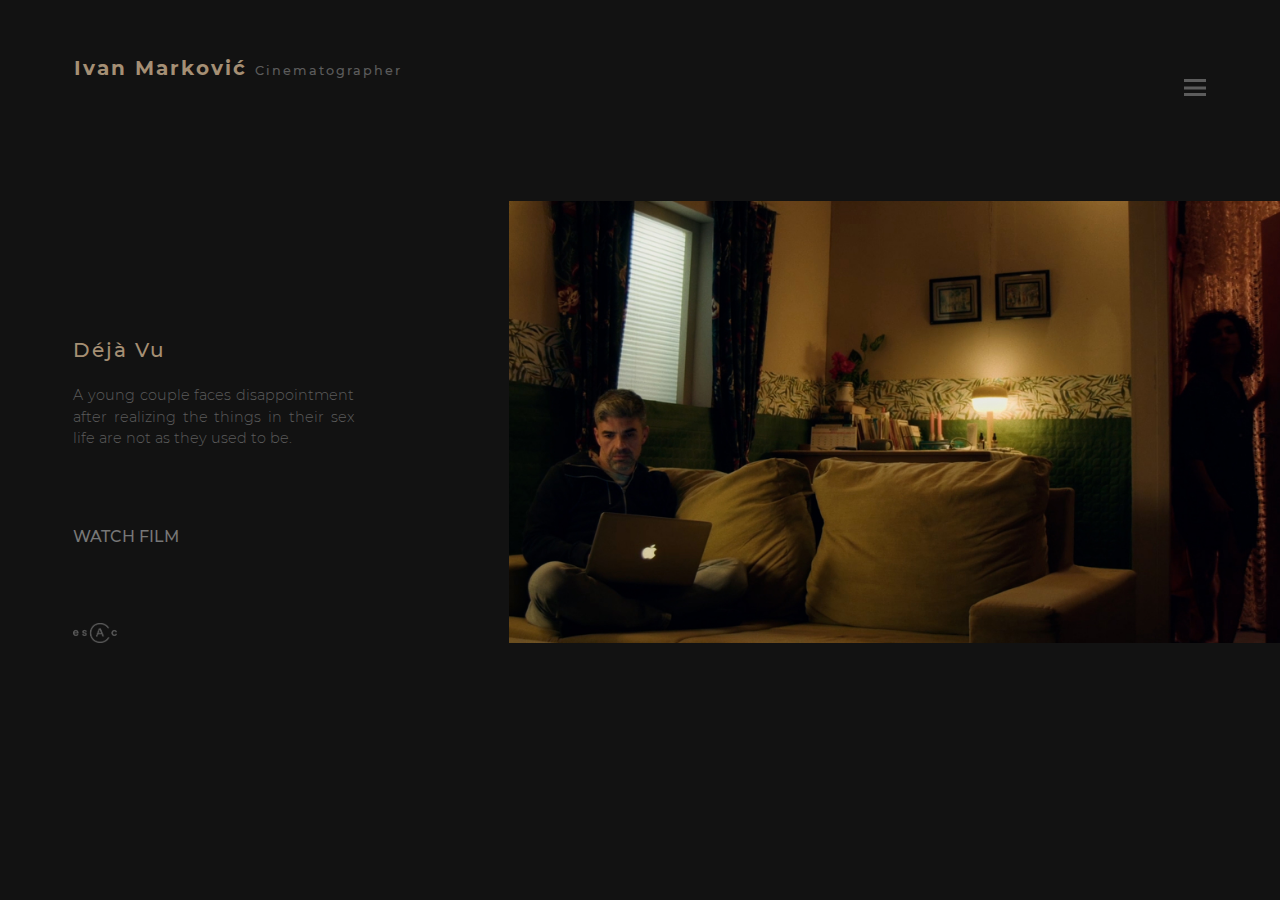
<file: films/dejavu.html>
<!DOCTYPE html>
<html lang="fr">
<head>
    <meta charset="utf-8">
    <base href="/">
    <title>Déjà Vu</title>
    <meta name="X-UA-Compatible" content="IE&#x3D;edge">
    <meta name="viewport" content="width&#x3D;device-width,&#x20;initial-scale&#x3D;1.0">
    <meta property="og&#x3A;type" content="website">
    <meta property="og&#x3A;url" content="https&#x3A;&#x2F;&#x2F;benoitdebie.com&#x2F;">
    <meta name="description" content="Films">
    <meta property="og&#x3A;title" content="Films">
    <meta property="og&#x3A;description" content="Films">
    <link rel="stylesheet" href="./styles/main.css">
    <link rel="stylesheet" href="https://cdnjs.cloudflare.com/ajax/libs/font-awesome/6.0.0/css/all.min.css" crossorigin="anonymous">
    <link rel="icon" href="../images/logo.png">
    <script src="./scripts/main.js" defer></script>
</head>
<body style="overflow-y: auto; overflow-x: hidden;">
    <nav id="navbar" class="navbar navbar-dark fixed-top">
        <a class="navbar-brand" href="/"> Ivan Marković
            <span class="job-title d-block d-md-inline letter-space">Cinematographer</span>
        </a>

        <div class="collapse navbar-collapse" id="navbarText">
            <ul class="navbar-nav mr-auto">
                <li class="nav-item  active">
                    <a class="nav-link " id="" href="/"> Accueil </a>
                </li>
            </ul>
        </div>
    </nav>
    <div class="d-flex flex-column justify-content-left">
    <div class="row">
        <div class="slider-desc">
            <div class="slider-desc-content"> 
                <span class="slider-title">Déjà Vu</span>
                <p class="slider-text">
                    A young couple faces disappointment after realizing the things in their sex life are not as they used to be.                
                </p>
                <br>
                <span class ="slider-watch"><a  target="_blank" href="https://www.youtube.com/watch?v=xWawvmcXj7A" class="text-lightgrey">WATCH FILM</a></span>
                <br>
                <div class="slider-logos">
                    <img  class="slider-logo slider-logo-escac" src="../images/logos 5c5c5c/escac.png" alt="ESCAC" />
                </div>  
            </div>
                   
        </div>      
        <div class="slider-content">
            <section class="slider_container">            
                <section class="slider-3">
                    <div class="slide">
                        <img src="../images/dejavu/1.jpg" alt="">
                    </div>
                    <div class="slide">
                        <img src="../images/dejavu/2.jpg" alt="">
                    </div>
                    <div class="slide">
                        <img src="../images/dejavu/3.jpg" alt="">
                    </div>
                </section>
            </section>
        </div>
    </div>
    
    </div>


    <div class="sidebox">
        <div class="d-flex flex-column justify-content-center">
            <div class="row">
                <div class="col-sm-12 col-img-content">
                    <div class="img-container mb-3">                   
                        <img class="img-fluid" src="../images/ivan photo.JPG" alt="Ivan Marković" />
                    </div>
                </div>
                
            </div>
            <div class="row">
                <div class="col-sm-12">
                    <p class="text-bio job-title mb-4" style="text-align: justify;">
                        <p class="text-bio mb-1 job-title" style="text-align: justify;">
                            My name is Ivan, a young architect who went on to study film at ESCAC in Barcelona, specializing in the field of cinematography.
                        </p>                      
                        <p class="text-bio job-title mb-1 job-title" style="text-align: justify;">
                            The "learning through making" ethos is something I have valued throughout my life. I was never afraid to try new things out, fail, see how they work, and try again. Being a fast learner, while having an analytical mind with problem solving affinity, enables me to do a lot with little, which is a useful tool to have in limited time during shootings. Having studied architecture, I began to notice how it has given me understanding of light and material, and other sets of skills that take to tell a story through strong and interesting visuals.
                           
                        </p>                   
                         <p class="text-bio job-title mb-4 job-title" style="text-align: justify;">
                            I am looking for inspiring projects that would stimulate my growth further into a cinematographer I endeavour to be. If you need any assistance with your projects, please feel free to contact me directly.
                        </p> 
                    </p>
                </div>
            </div>
            <div class="row">
                <div class="col-sm-6">
                    <h3 class="text-lightgrey">Contact</h3>
                    <p class="text-bio job-title">
                        <span style="white-space: nowrap;">Email: <a class="text-bio text-lightgrey" href="mailto:ivanmarkovicfilm@gmail.com">ivanmarkovicfilm@gmail.com</a></span>
                        <span style="white-space: nowrap;">WhatsApp: <a class="text-bio text-lightgrey" href="mailto:+381631574669">+381 63 157 4669</a></span>
                        <span style="white-space: nowrap;"><a href="../cv/ivanmarkovicfilm_CV.pdf" class="text-bio text-lightgrey mt-3">Download CV</a></span>
                    </p>
                </div>
                <div class="col-sm-6">
                    <div class="d-flex justify-content-end">
                        <a href="" target="_blank">
                            <img class="img-fluid ivan-logo" src="../images/logo.png" alt="Ivan Marković" />
                        </a>
                    </div>
                </div>
            </div>
            
                       
        </div>
        
        
    </div>
    <div class="nav-toggle">
        <div class="nav-toggle-bar"></div>
    </div>
</body>
</html>
</file>
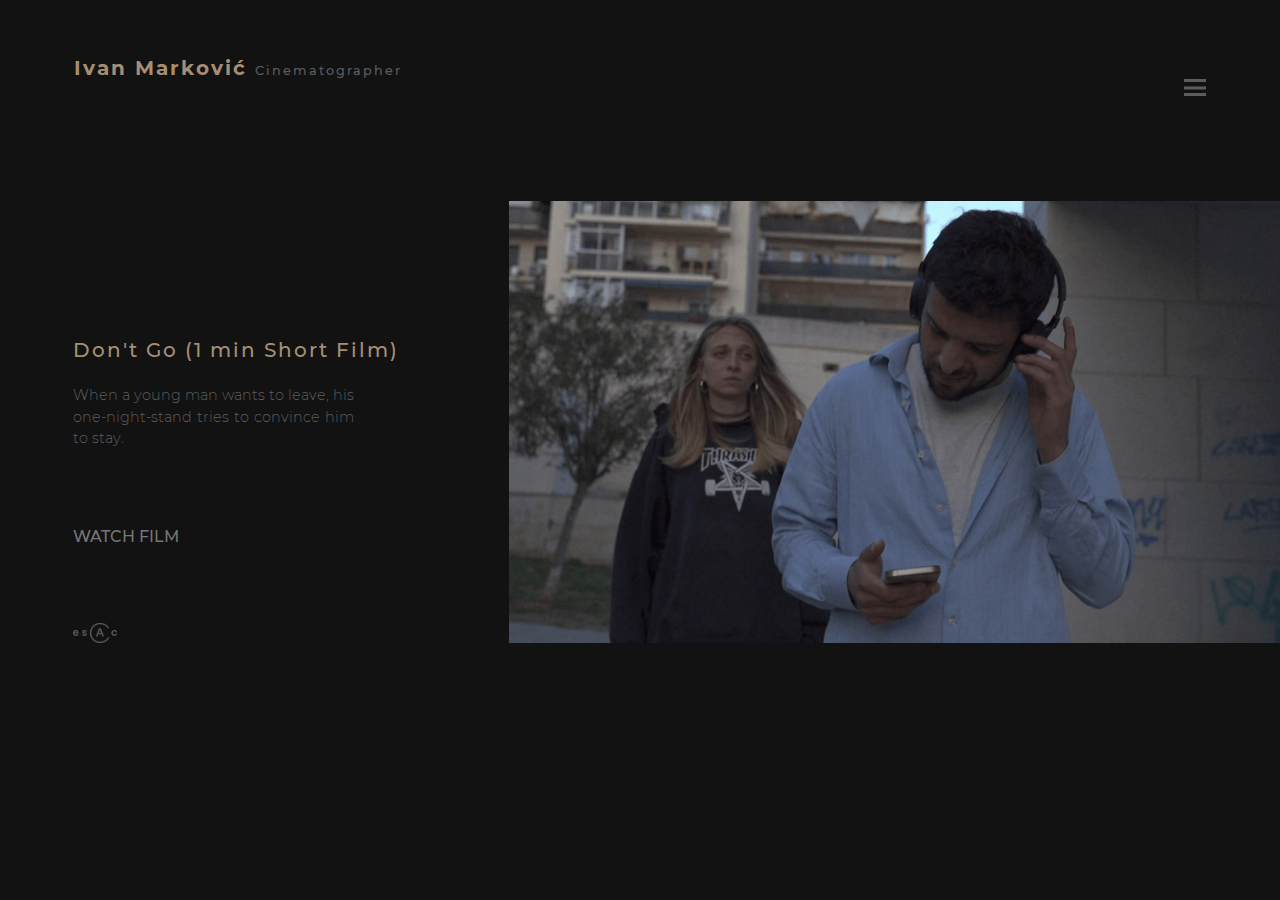
<file: films/dontgo.html>
<!DOCTYPE html>
<html lang="fr">
<head>
    <meta charset="utf-8">
    <base href="/">
    <title>Don't go</title>
    <meta name="X-UA-Compatible" content="IE&#x3D;edge">
    <meta name="viewport" content="width&#x3D;device-width,&#x20;initial-scale&#x3D;1.0">
    <meta property="og&#x3A;type" content="website">
    <meta property="og&#x3A;url" content="https&#x3A;&#x2F;&#x2F;benoitdebie.com&#x2F;">
    <meta name="description" content="Films">
    <meta property="og&#x3A;title" content="Films">
    <meta property="og&#x3A;description" content="Films">
    <link rel="stylesheet" href="./styles/main.css">
    <link rel="stylesheet" href="https://cdnjs.cloudflare.com/ajax/libs/font-awesome/6.0.0/css/all.min.css" crossorigin="anonymous">
    <link rel="icon" href="../images/logo.png">
    <script src="./scripts/main.js" defer></script>
</head>
<body style="overflow-y: auto; overflow-x: hidden;">
    <nav id="navbar" class="navbar navbar-dark fixed-top">
        <a class="navbar-brand" href="/"> Ivan Marković
            <span class="job-title d-block d-md-inline letter-space">Cinematographer</span>
        </a>

        <div class="collapse navbar-collapse" id="navbarText">
            <ul class="navbar-nav mr-auto">
                <li class="nav-item  active">
                    <a class="nav-link " id="" href="/"> Accueil </a>
                </li>
            </ul>
        </div>
    </nav>
    <div class="d-flex flex-column justify-content-left">
    <div class="row">
        <div class="slider-desc">
            <div class="slider-desc-content"> 
                <span class="slider-title">Don't Go (1 min Short Film)</span>
                <p class="slider-text">
                    When a young man wants to leave, his one-night-stand tries to convince him to stay.                
                </p>
                <br>
                <span class ="slider-watch"><a  target="_blank" href="https://www.youtube.com/watch?v=TzDKEsEyx7c" class="text-lightgrey">WATCH FILM</a></span>
                <br>
                <div class="slider-logos">
                    <img  class="slider-logo slider-logo-escac" src="../images/logos 5c5c5c/escac.png" alt="ESCAC" />
                </div>  
            </div>
                   
        </div>      
        <div class="slider-content">
            <section class="slider_container">            
                <section class="slider-7">
                    <div class="slide">
                        <img src="../images/dont_go/1.jpg" alt="">
                    </div>
                    <div class="slide">
                        <img src="../images/dont_go/2.jpg" alt="">
                    </div>
                    <div class="slide">
                        <img src="../images/dont_go/3.jpg" alt="">
                    </div>
                    <div class="slide">
                        <img src="../images/dont_go/4.jpg" alt="">
                    </div>
                    <div class="slide">
                        <img src="../images/dont_go/5.jpg" alt="">
                    </div>
                    <div class="slide">
                        <img src="../images/dont_go/6.jpg" alt="">
                    </div>
                    <div class="slide">
                        <img src="../images/dont_go/7.jpg" alt="">
                    </div>
                </section>
            </section>
           <!--  <button onclick="$('.slider').slick('slickPrev')">Previous</button>
            <button onclick="$('.slider').slick('slickNext')">Next</button> -->
        </div>
    </div>
    
    </div>


    <div class="sidebox">
        <div class="d-flex flex-column justify-content-center">
            <div class="row">
                <div class="col-sm-12 col-img-content">
                    <div class="img-container mb-3">                   
                        <img class="img-fluid" src="../images/ivan photo.JPG" alt="Ivan Marković" />
                    </div>
                </div>
                
            </div>
            <div class="row">
                <div class="col-sm-12">
                    <p class="text-bio job-title mb-4" style="text-align: justify;">
                        <p class="text-bio mb-1 job-title" style="text-align: justify;">
                            My name is Ivan, a young architect who went on to study film at ESCAC in Barcelona, specializing in the field of cinematography.
                        </p>                      
                        <p class="text-bio job-title mb-1 job-title" style="text-align: justify;">
                            The "learning through making" ethos is something I have valued throughout my life. I was never afraid to try new things out, fail, see how they work, and try again. Being a fast learner, while having an analytical mind with problem solving affinity, enables me to do a lot with little, which is a useful tool to have in limited time during shootings. Having studied architecture, I began to notice how it has given me understanding of light and material, and other sets of skills that take to tell a story through strong and interesting visuals.
                           
                        </p>                   
                         <p class="text-bio job-title mb-4 job-title" style="text-align: justify;">
                            I am looking for inspiring projects that would stimulate my growth further into a cinematographer I endeavour to be. If you need any assistance with your projects, please feel free to contact me directly.
                        </p> 
                    </p>
                </div>
            </div>
            <div class="row">
                <div class="col-sm-6">
                    <h3 class="text-lightgrey">Contact</h3>
                    <p class="text-bio job-title">
                        <span style="white-space: nowrap;">Email: <a class="text-bio text-lightgrey" href="mailto:ivanmarkovicfilm@gmail.com">ivanmarkovicfilm@gmail.com</a></span>
                        <span style="white-space: nowrap;">WhatsApp: <a class="text-bio text-lightgrey" href="mailto:+381631574669">+381 63 157 4669</a></span>
                        <span style="white-space: nowrap;"><a href="../cv/ivanmarkovicfilm_CV.pdf" class="text-bio text-lightgrey mt-3">Download CV</a></span>
                    </p>
                </div>
                <div class="col-sm-6">
                    <div class="d-flex justify-content-end">
                        <a href="" target="_blank">
                            <img class="img-fluid ivan-logo" src="../images/logo.png" alt="Ivan Marković" />
                        </a>
                    </div>
                </div>
            </div>
            
                       
        </div>
        
        
    </div>
    <div class="nav-toggle">
        <div class="nav-toggle-bar"></div>
    </div>

    <script src="https://code.jquery.com/jquery-3.6.0.min.js"></script>
    <script src="../scripts/slick.min.js"></script> 
    <script>
        $(document).ready(function(){
          $('.slider-3').slick({
            infinite: true,
            slidesToShow: 1,
            slidesToScroll: 1,
            autoplay: true,
            autoplaySpeed: 3000,
            speed: 1000,
            variableWidth: true
          });
        });
      </script>
</body>
</html>
</file>
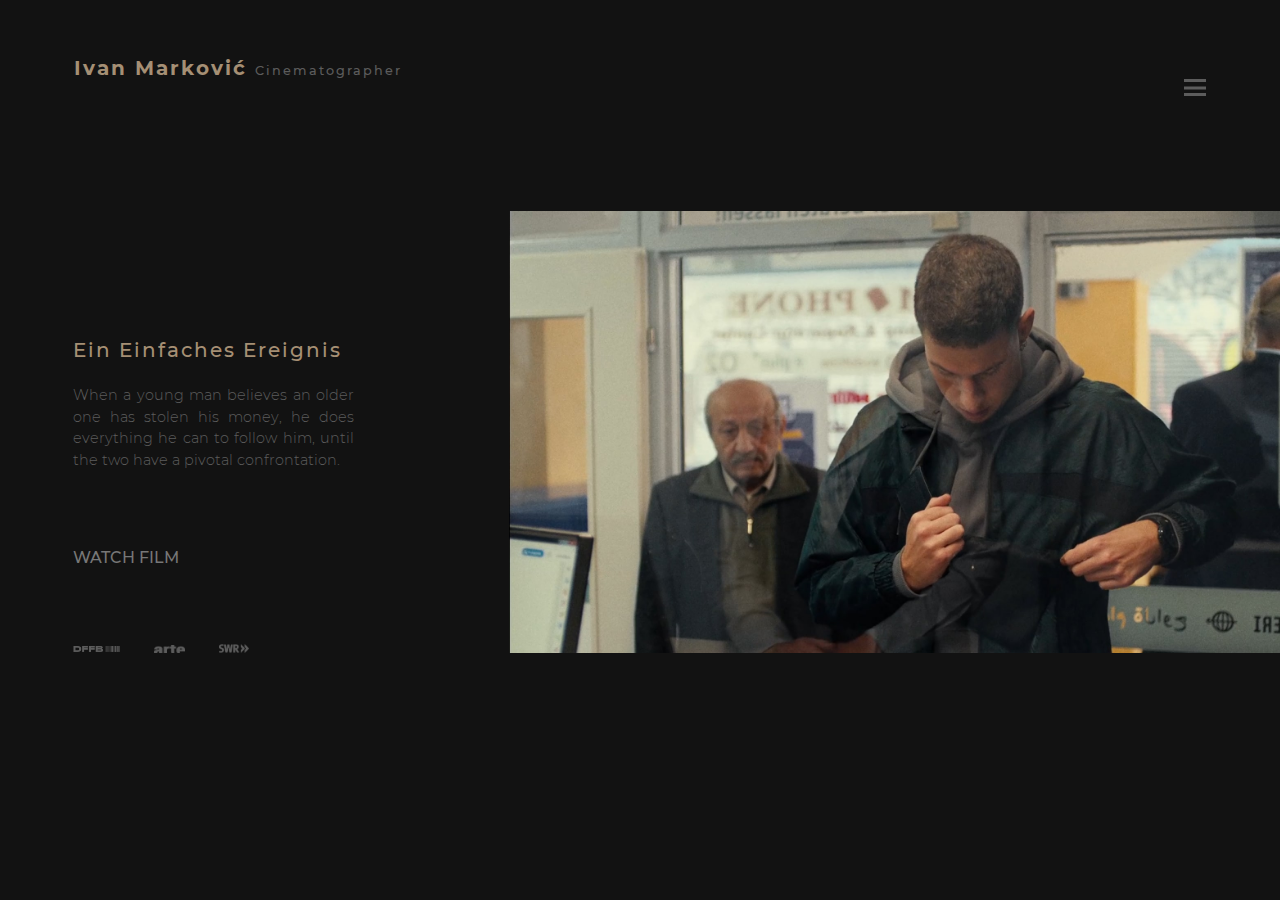
<file: films/eineinfachesereighnis.html>
<!DOCTYPE html>
<html lang="fr">
<head>
    <meta charset="utf-8">
    <base href="/">
    <title>Ein Einfaches Ereignis</title>
    <meta name="X-UA-Compatible" content="IE&#x3D;edge">
    <meta name="viewport" content="width&#x3D;device-width,&#x20;initial-scale&#x3D;1.0">
    <meta property="og&#x3A;type" content="website">
    <meta property="og&#x3A;url" content="https&#x3A;&#x2F;&#x2F;benoitdebie.com&#x2F;">
    <meta name="description" content="Films">
    <meta property="og&#x3A;title" content="Films">
    <meta property="og&#x3A;description" content="Films">
    <link rel="stylesheet" href="./styles/main.css">
    <link rel="stylesheet" href="https://cdnjs.cloudflare.com/ajax/libs/font-awesome/6.0.0/css/all.min.css" crossorigin="anonymous">
    <link rel="icon" href="../images/logo.png">
    <script src="./scripts/main.js" defer></script>
</head>
<body style="overflow-y: auto; overflow-x: hidden;">
    <nav id="navbar" class="navbar navbar-dark fixed-top">
        <a class="navbar-brand" href="/"> Ivan Marković
            <span class="job-title d-block d-md-inline letter-space">Cinematographer</span>
        </a>

        <div class="collapse navbar-collapse" id="navbarText">
            <ul class="navbar-nav mr-auto">
                <li class="nav-item  active">
                    <a class="nav-link " id="" href="/"> Accueil </a>
                </li>
            </ul>
        </div>
    </nav>
    <div class="d-flex flex-column justify-content-left">
    <div class="row">
        <div class="slider-desc">
            <div class="slider-desc-content"> 
                <span class="slider-title">Ein Einfaches Ereignis</span>
                <p class="slider-text">
                    When a young man believes an older one has stolen his money, he does everything he can to follow him, until the two have a pivotal confrontation.
                </p>
                <br>
                <span class ="slider-watch"><a  target="_blank" href="https://www.youtube.com/watch?v=3LnGlEspVpA&ab_channel=IvanMarkovi%C4%87" class="text-lightgrey">WATCH FILM</a></span>
                <br>
                <div class="slider-logos">
                    <img  class="slider-logo slider-logo-dffb" src="../images/logos 5c5c5c/dffb.png" alt="DFFB" />
                    <img  class="slider-logo slider-logo-arte" src="../images/logos 5c5c5c/arte.png" alt="ARTE" />
                    <img  class="slider-logo slider-logo-swr" src="../images/logos 5c5c5c/swr.png" alt="SWR" />
                </div>  
            </div>
                   
        </div>      
        <div class="slider-content">
            <section class="slider_container">
                <section class="slider-10">
                    <div class="slide">
                        <img src="../images/ein_einfaches_ereignis/1.jpg" alt="">
                    </div>
                    <div class="slide">
                        <img src="../images/ein_einfaches_ereignis/2.jpg" alt="">
                    </div>
                    <div class="slide">
                        <img src="../images/ein_einfaches_ereignis/3.jpg" alt="">
                    </div>
                    <div class="slide">
                        <img src="../images/ein_einfaches_ereignis/4.jpg" alt="">
                    </div>
                    <div class="slide">
                        <img src="../images/ein_einfaches_ereignis/5.jpg" alt="">
                    </div>
                    <div class="slide">
                        <img src="../images/ein_einfaches_ereignis/6.jpg" alt="">
                    </div>
                    <div class="slide">
                        <img src="../images/ein_einfaches_ereignis/7.jpg" alt="">
                    </div>
                    <div class="slide">
                        <img src="../images/ein_einfaches_ereignis/8.jpg" alt="">
                    </div>
                    <div class="slide">
                        <img src="../images/ein_einfaches_ereignis/9.jpg" alt="">
                    </div>
                    <div class="slide">
                        <img src="../images/ein_einfaches_ereignis/10.jpg" alt="">
                    </div>
                </section>
            </section>
        </div>
    </div>
    
    </div>


    <div class="sidebox">
        <div class="d-flex flex-column justify-content-center">
            <div class="row">
                <div class="col-sm-12 col-img-content">
                    <div class="img-container mb-3">                   
                        <img class="img-fluid" src="../images/ivan photo.JPG" alt="Ivan Marković" />
                    </div>
                </div>
                
            </div>
            <div class="row">
                <div class="col-sm-12">
                    <p class="text-bio job-title mb-4" style="text-align: justify;">
                        <p class="text-bio mb-1 job-title" style="text-align: justify;">
                            My name is Ivan, a young architect who went on to study film at ESCAC in Barcelona, specializing in the field of cinematography.
                        </p>                      
                        <p class="text-bio job-title mb-1 job-title" style="text-align: justify;">
                            The "learning through making" ethos is something I have valued throughout my life. I was never afraid to try new things out, fail, see how they work, and try again. Being a fast learner, while having an analytical mind with problem solving affinity, enables me to do a lot with little, which is a useful tool to have in limited time during shootings. Having studied architecture, I began to notice how it has given me understanding of light and material, and other sets of skills that take to tell a story through strong and interesting visuals.
                           
                        </p>                   
                         <p class="text-bio job-title mb-4 job-title" style="text-align: justify;">
                            I am looking for inspiring projects that would stimulate my growth further into a cinematographer I endeavour to be. If you need any assistance with your projects, please feel free to contact me directly.
                        </p> 
                    </p>
                </div>
            </div>
            <div class="row">
                <div class="col-sm-6">
                    <h3 class="text-lightgrey">Contact</h3>
                    <p class="text-bio job-title">
                        <span style="white-space: nowrap;">Email: <a class="text-bio text-lightgrey" href="mailto:ivanmarkovicfilm@gmail.com">ivanmarkovicfilm@gmail.com</a></span>
                        <span style="white-space: nowrap;">WhatsApp: <a class="text-bio text-lightgrey" href="mailto:+381631574669">+381 63 157 4669</a></span>
                        <span style="white-space: nowrap;"><a href="../cv/ivanmarkovicfilm_CV.pdf" class="text-bio text-lightgrey mt-3">Download CV</a></span>
                    </p>
                </div>
                <div class="col-sm-6">
                    <div class="d-flex justify-content-end">
                        <a href="" target="_blank">
                            <img class="img-fluid ivan-logo" src="../images/logo.png" alt="Ivan Marković" />
                        </a>
                    </div>
                </div>
            </div>
            
                       
        </div>
        
        
    </div>
    <div class="nav-toggle">
        <div class="nav-toggle-bar"></div>
    </div>
</body>
</html>
</file>
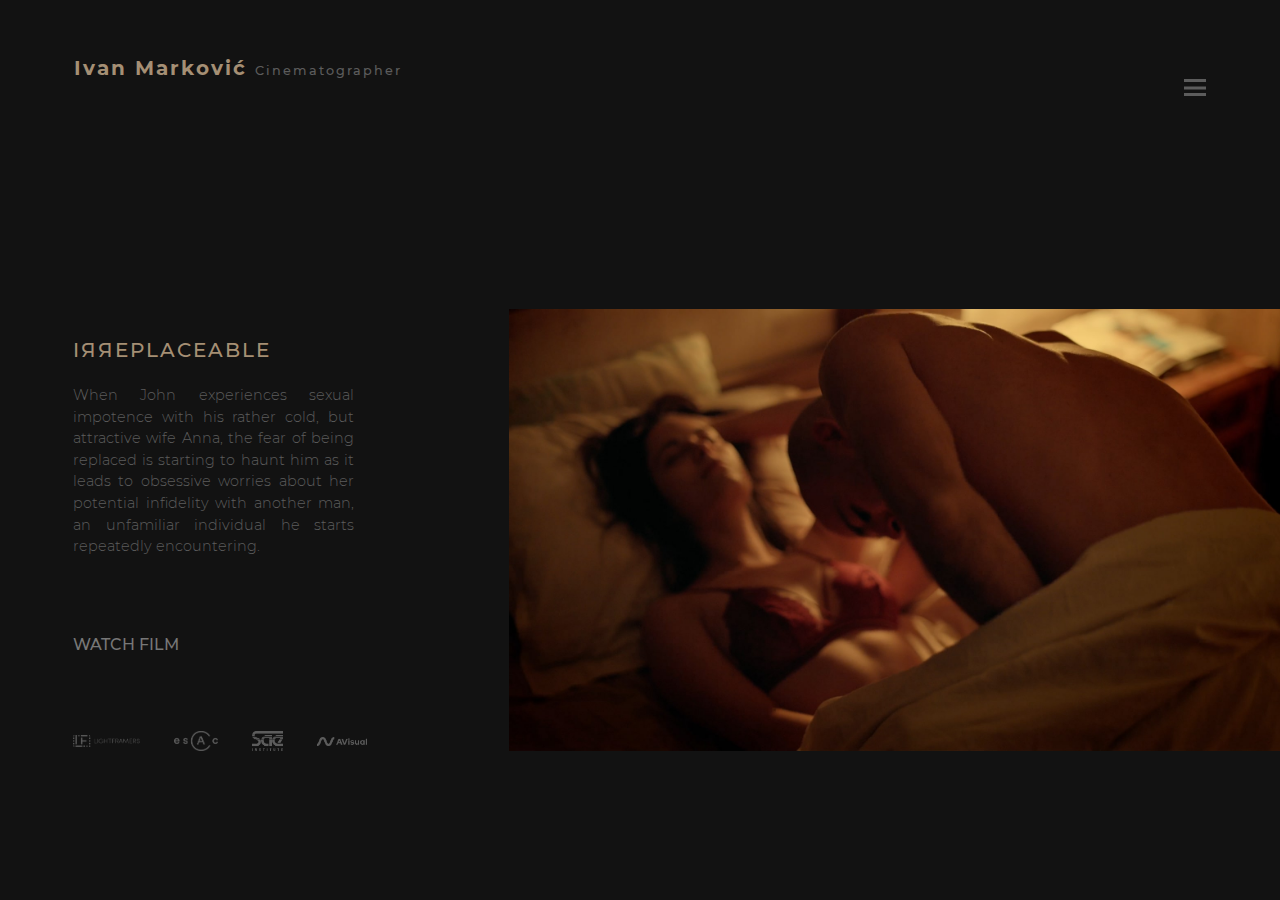
<file: films/irreplaceable.html>
<!DOCTYPE html>
<html lang="fr">
<head>
    <meta charset="utf-8">
    <base href="/">
    <title>IЯЯEPLACEABLE</title>
    <meta name="X-UA-Compatible" content="IE&#x3D;edge">
    <meta name="viewport" content="width&#x3D;device-width,&#x20;initial-scale&#x3D;1.0">
    <meta property="og&#x3A;type" content="website">
    <meta property="og&#x3A;url" content="https&#x3A;&#x2F;&#x2F;benoitdebie.com&#x2F;">
    <meta name="description" content="Films">
    <meta property="og&#x3A;title" content="Films">
    <meta property="og&#x3A;description" content="Films">
    <link rel="stylesheet" href="./styles/main.css">
    <link rel="stylesheet" href="https://cdnjs.cloudflare.com/ajax/libs/font-awesome/6.0.0/css/all.min.css" crossorigin="anonymous">
    <link rel="icon" href="../images/logo.png">
    <script src="./scripts/main.js" defer></script>
</head>
<body style="overflow-y: auto; overflow-x: hidden;">
    <nav id="navbar" class="navbar navbar-dark fixed-top">
        <a class="navbar-brand" href="/"> Ivan Marković
            <span class="job-title d-block d-md-inline letter-space">Cinematographer</span>
        </a>

        <div class="collapse navbar-collapse" id="navbarText">
            <ul class="navbar-nav mr-auto">
                <li class="nav-item  active">
                    <a class="nav-link " id="" href="/"> Accueil </a>
                </li>
            </ul>
        </div>
    </nav>
    <div class="d-flex flex-column justify-content-left">
    <div class="row">
        <div class="slider-desc">
            <div class="slider-desc-content">                 
                <span class="slider-title">IЯЯEPLACEABLE</span>
                <p class="slider-text">
                    When John experiences sexual impotence with his rather cold, but attractive wife Anna, the fear of being replaced is starting to haunt him as it leads to obsessive worries about her potential infidelity with another man, an unfamiliar individual he starts repeatedly encountering.
                </p>
                <br>
                <span class ="slider-watch"><a  target="_blank" href="https://www.youtube.com/watch?v=Jb6dzAV7IGY" class="text-lightgrey">WATCH FILM</a></span>
                <br>
                <div class="slider-logos">
                    <img  class="slider-logo slider-logo-lightframers" src="../images/logos 5c5c5c/lightframers.png" alt="LIGHTFRAMERS" />
                    <img  class="slider-logo slider-logo-escac" src="../images/logos 5c5c5c/escac.png" alt="ESCAC" />
                    <img  class="slider-logo slider-logo-sae" src="../images/logos 5c5c5c/sae.png" alt="SAE" />
                    <img  class="slider-logo slider-logo-avisual" src="../images/logos 5c5c5c/avisual.png" alt="AVISUAL" />
                </div>  
            </div>
                   
        </div>      
        <div class="slider-content">
            <section class="slider_container">
                <section class="slider-12">
                    <div class="slide">
                        <img src="../images/irreplacable/1.jpg" alt="">
                    </div>
                    <div class="slide">
                        <img src="../images/irreplacable/2.jpg" alt="">
                    </div>
                    <div class="slide">
                        <img src="../images/irreplacable/3.jpg" alt="">
                    </div>
                    <div class="slide">
                        <img src="../images/irreplacable/4.jpg" alt="">
                    </div>
                    <div class="slide">
                        <img src="../images/irreplacable/5.jpg" alt="">
                    </div>
                    <div class="slide">
                        <img src="../images/irreplacable/6.jpg" alt="">
                    </div>
                    <div class="slide">
                        <img src="../images/irreplacable/7.jpg" alt="">
                    </div>
                    <div class="slide">
                        <img src="../images/irreplacable/8.jpg" alt="">
                    </div>
                    <div class="slide">
                        <img src="../images/irreplacable/9.jpg" alt="">
                    </div>
                    <div class="slide">
                        <img src="../images/irreplacable/10.jpg" alt="">
                    </div>
                    <div class="slide">
                        <img src="../images/irreplacable/11.jpg" alt="">
                    </div>
                    <div class="slide">
                        <img src="../images/irreplacable/12.jpg" alt="">
                    </div>
                </section>
            </section>
        </div>
    </div>
    
    </div>


    <div class="sidebox">
        <div class="d-flex flex-column justify-content-center">
            <div class="row">
                <div class="col-sm-12 col-img-content">
                    <div class="img-container mb-3">                   
                        <img class="img-fluid" src="../images/ivan photo.JPG" alt="Ivan Marković" />
                    </div>
                </div>
                
            </div>
            <div class="row">
                <div class="col-sm-12">
                    <p class="text-bio job-title mb-4" style="text-align: justify;">
                        <p class="text-bio mb-1 job-title" style="text-align: justify;">
                            My name is Ivan, a young architect who went on to study film at ESCAC in Barcelona, specializing in the field of cinematography.
                        </p>                      
                        <p class="text-bio job-title mb-1 job-title" style="text-align: justify;">
                            The "learning through making" ethos is something I have valued throughout my life. I was never afraid to try new things out, fail, see how they work, and try again. Being a fast learner, while having an analytical mind with problem solving affinity, enables me to do a lot with little, which is a useful tool to have in limited time during shootings. Having studied architecture, I began to notice how it has given me understanding of light and material, and other sets of skills that take to tell a story through strong and interesting visuals.
                           
                        </p>                   
                         <p class="text-bio job-title mb-4 job-title" style="text-align: justify;">
                            I am looking for inspiring projects that would stimulate my growth further into a cinematographer I endeavour to be. If you need any assistance with your projects, please feel free to contact me directly.
                        </p> 
                    </p>
                </div>
            </div>
            <div class="row">
                <div class="col-sm-6">
                    <h3 class="text-lightgrey">Contact</h3>
                    <p class="text-bio job-title">
                        <span style="white-space: nowrap;">Email: <a class="text-bio text-lightgrey" href="mailto:ivanmarkovicfilm@gmail.com">ivanmarkovicfilm@gmail.com</a></span>
                        <span style="white-space: nowrap;">WhatsApp: <a class="text-bio text-lightgrey" href="mailto:+381631574669">+381 63 157 4669</a></span>
                        <span style="white-space: nowrap;"><a href="../cv/ivanmarkovicfilm_CV.pdf" class="text-bio text-lightgrey mt-3">Download CV</a></span>
                    </p>
                </div>
                <div class="col-sm-6">
                    <div class="d-flex justify-content-end">
                        <a href="" target="_blank">
                            <img class="img-fluid ivan-logo" src="../images/logo.png" alt="Ivan Marković" />
                        </a>
                    </div>
                </div>
            </div>
            
                       
        </div>
        
        
    </div>
    <div class="nav-toggle">
        <div class="nav-toggle-bar"></div>
    </div>
</body>
</html>
</file>
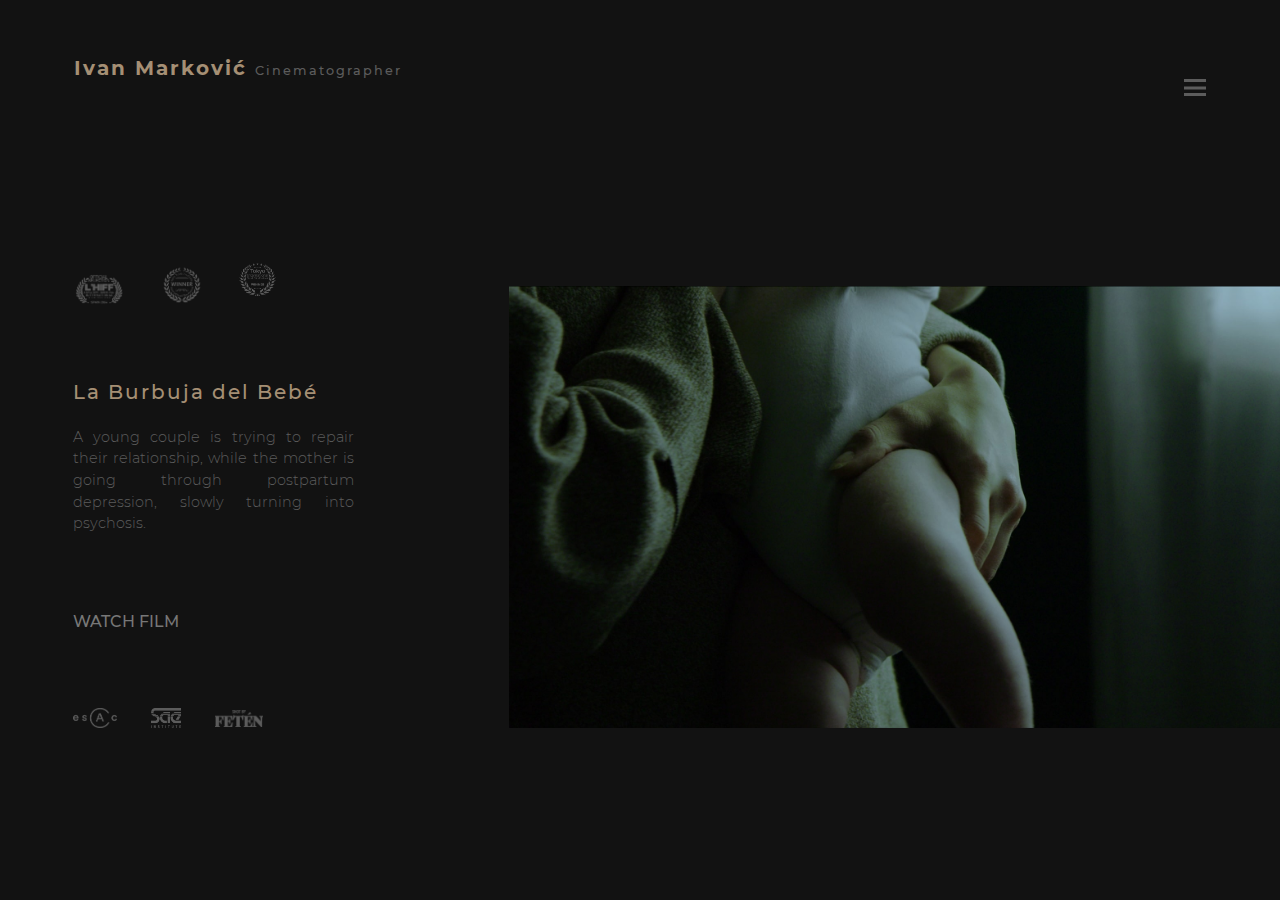
<file: films/laburbujadelbebe.html>
<!DOCTYPE html>
<html lang="fr">
<head>
    <meta charset="utf-8">
    <base href="/">
    <title>La Burbuja del Bebé</title>
    <meta name="X-UA-Compatible" content="IE&#x3D;edge">
    <meta name="viewport" content="width&#x3D;device-width,&#x20;initial-scale&#x3D;1.0">
    <meta property="og&#x3A;type" content="website">
    <meta property="og&#x3A;url" content="https&#x3A;&#x2F;&#x2F;benoitdebie.com&#x2F;">
    <meta name="description" content="Films">
    <meta property="og&#x3A;title" content="Films">
    <meta property="og&#x3A;description" content="Films">
    <link rel="stylesheet" href="./styles/main.css">
    <link rel="stylesheet" href="https://cdnjs.cloudflare.com/ajax/libs/font-awesome/6.0.0/css/all.min.css" crossorigin="anonymous">
    <link rel="icon" href="../images/logo.png">
    <script src="./scripts/main.js" defer></script>
</head>
<body style="overflow-y: auto; overflow-x: hidden;">
    <nav id="navbar" class="navbar navbar-dark fixed-top">
        <a class="navbar-brand" href="/"> Ivan Marković
            <span class="job-title d-block d-md-inline letter-space">Cinematographer</span>
        </a>

        <div class="collapse navbar-collapse" id="navbarText">
            <ul class="navbar-nav mr-auto">
                <li class="nav-item  active">
                    <a class="nav-link " id="" href="/"> Accueil </a>
                </li>
            </ul>
        </div>
    </nav>
    <div class="d-flex flex-column justify-content-left">
    <div class="row">
        <div class="slider-desc slider-desc-festivals">
            <div class="slider-desc-content"> 
                <div class="slider-logos slider-logos-festivals"> 
                    <a class="a-no-style" target="_blank" href="https://www.lhifilmfestival.com">
                       <img  class="slider-logo slider-logo-fest-lhiff" src="../images/logos 5c5c5c/LHIFF.png" alt="LHIFF" />   
                    </a>
                    <a class="a-no-style" target="_blank" href="https://www.newyorktristatefilm.com">              
                       <img  class="slider-logo slider-logo-fest-nytristate" src="../images/logos 5c5c5c/ny winner.png" alt="NY TRISTATE" />
                    </a> 
                    <a class="a-no-style" target="_blank" href="https://www.tokyoshortfilmfest.com"> 
                       <img  class="slider-logo slider-logo-fest-tokyo" src="../images/logos 5c5c5c/TOKYO WINNER.png" alt="TOKYO"  />
                    </a> 
                </div> 
                <span class="slider-title">La Burbuja del Bebé</span>
                <p class="slider-text">
                    A young couple is trying to repair their relationship, while the mother is going through postpartum depression, slowly turning into psychosis.
                </p>
                <br>
                <span class ="slider-watch"><a  target="_blank" href="https://www.youtube.com/watch?v=x3fJezy1b24&ab_channel=IvanMarkovi%C4%87" class="text-lightgrey">WATCH FILM</a></span>
                <br>
                <div class="slider-logos">
                    <img  class="slider-logo slider-logo-escac" src="../images/logos 5c5c5c/escac.png" alt="ESCAC" />
                    <img  class="slider-logo slider-logo-sae" src="../images/logos 5c5c5c/sae.png" alt="SAE" />
                    <img  class="slider-logo slider-logo-feten" src="../images/logos 5c5c5c/fetén.png" alt="FETEN" />
                </div>  
            </div>
                   
        </div>      
        <div class="slider-content">
            <section class="slider_container">
                <section class="slider-10">
                    <div class="slide">
                        <img src="../images/la_burbuja_del_bebe/1.jpg" alt="">
                    </div>
                    <div class="slide">
                        <img src="../images/la_burbuja_del_bebe/2.jpg" alt="">
                    </div>
                    <div class="slide">
                        <img src="../images/la_burbuja_del_bebe/3.jpg" alt="">
                    </div>
                    <div class="slide">
                        <img src="../images/la_burbuja_del_bebe/4.jpg" alt="">
                    </div>
                    <div class="slide">
                        <img src="../images/la_burbuja_del_bebe/5.jpg" alt="">
                    </div>
                    <div class="slide">
                        <img src="../images/la_burbuja_del_bebe/6.jpg" alt="">
                    </div>
                    <div class="slide">
                        <img src="../images/la_burbuja_del_bebe/7.jpg" alt="">
                    </div>
                    <div class="slide">
                        <img src="../images/la_burbuja_del_bebe/8.jpg" alt="">
                    </div>
                    <div class="slide">
                        <img src="../images/la_burbuja_del_bebe/9.jpg" alt="">
                    </div>
                    <div class="slide">
                        <img src="../images/la_burbuja_del_bebe/10.jpg" alt="">
                    </div>
                </section>
            </section>
        </div>
    </div>
    
    </div>


    <div class="sidebox">
        <div class="d-flex flex-column justify-content-center">
            <div class="row">
                <div class="col-sm-12 col-img-content">
                    <div class="img-container mb-3">                   
                        <img class="img-fluid" src="../images/ivan photo.JPG" alt="Ivan Marković" />
                    </div>
                </div>
                
            </div>
            <div class="row">
                <div class="col-sm-12">
                    <p class="text-bio job-title mb-4" style="text-align: justify;">
                        <p class="text-bio mb-1 job-title" style="text-align: justify;">
                            My name is Ivan, a young architect who went on to study film at ESCAC in Barcelona, specializing in the field of cinematography.
                        </p>                      
                        <p class="text-bio job-title mb-1 job-title" style="text-align: justify;">
                            The "learning through making" ethos is something I have valued throughout my life. I was never afraid to try new things out, fail, see how they work, and try again. Being a fast learner, while having an analytical mind with problem solving affinity, enables me to do a lot with little, which is a useful tool to have in limited time during shootings. Having studied architecture, I began to notice how it has given me understanding of light and material, and other sets of skills that take to tell a story through strong and interesting visuals.
                           
                        </p>                   
                         <p class="text-bio job-title mb-4 job-title" style="text-align: justify;">
                            I am looking for inspiring projects that would stimulate my growth further into a cinematographer I endeavour to be. If you need any assistance with your projects, please feel free to contact me directly.
                        </p> 
                    </p>
                </div>
            </div>
            <div class="row">
                <div class="col-sm-6">
                    <h3 class="text-lightgrey">Contact</h3>
                    <p class="text-bio job-title">
                        <span style="white-space: nowrap;">Email: <a class="text-bio text-lightgrey" href="mailto:ivanmarkovicfilm@gmail.com">ivanmarkovicfilm@gmail.com</a></span>
                        <span style="white-space: nowrap;">WhatsApp: <a class="text-bio text-lightgrey" href="mailto:+381631574669">+381 63 157 4669</a></span>
                        <span style="white-space: nowrap;"><a href="../cv/ivanmarkovicfilm_CV.pdf" class="text-bio text-lightgrey mt-3">Download CV</a></span>
                    </p>
                </div>
                <div class="col-sm-6">
                    <div class="d-flex justify-content-end">
                        <a href="" target="_blank">
                            <img class="img-fluid ivan-logo" src="../images/logo.png" alt="Ivan Marković" />
                        </a>
                    </div>
                </div>
            </div>
            
                       
        </div>
        
        
    </div>
    <div class="nav-toggle">
        <div class="nav-toggle-bar"></div>
    </div>
</body>
</html>
</file>
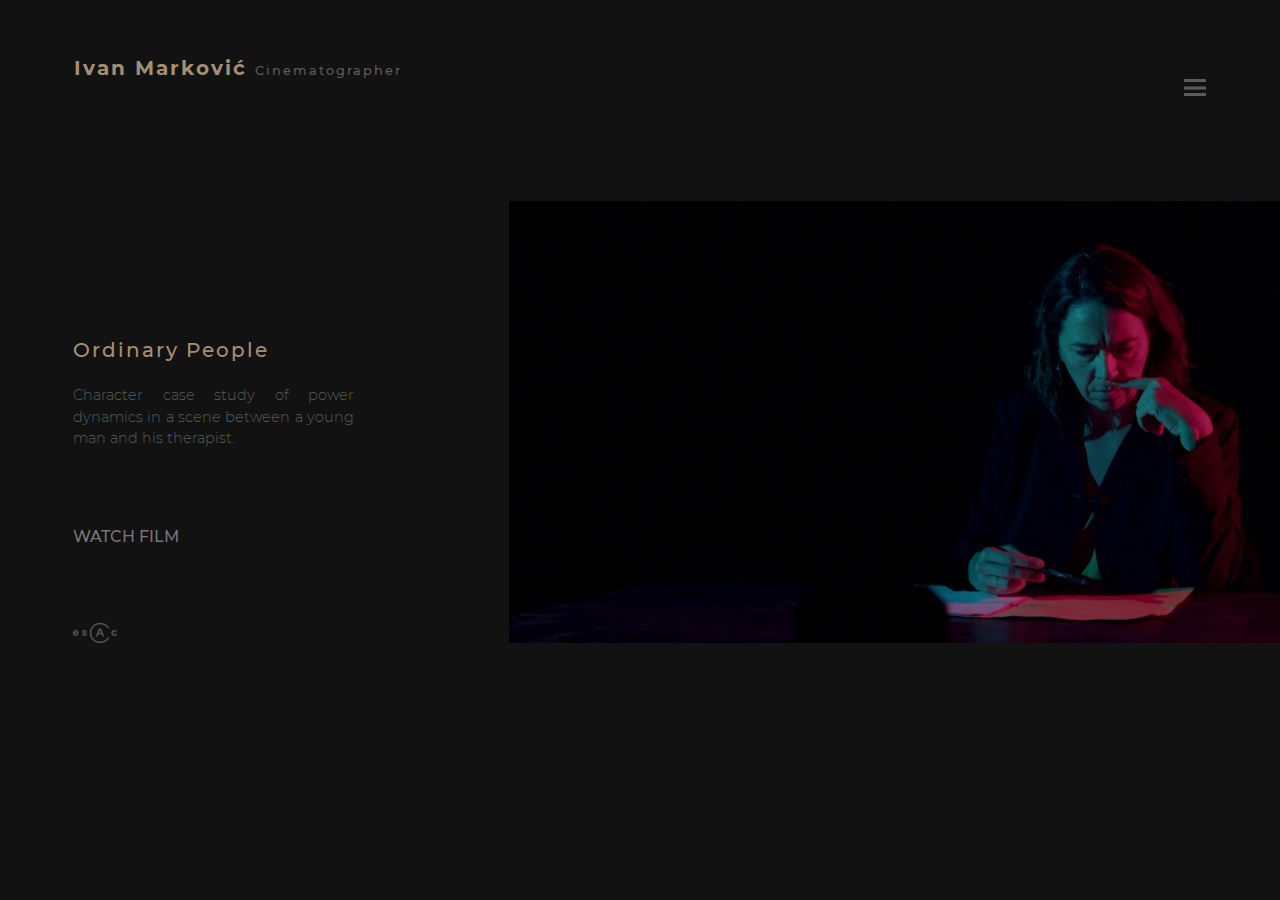
<file: films/ordinarypeople.html>
<!DOCTYPE html>
<html lang="fr">
<head>
    <meta charset="utf-8">
    <base href="/">
    <title>Ordinary People</title>
    <meta name="X-UA-Compatible" content="IE&#x3D;edge">
    <meta name="viewport" content="width&#x3D;device-width,&#x20;initial-scale&#x3D;1.0">
    <meta property="og&#x3A;type" content="website">
    <meta property="og&#x3A;url" content="https&#x3A;&#x2F;&#x2F;benoitdebie.com&#x2F;">
    <meta name="description" content="Films">
    <meta property="og&#x3A;title" content="Films">
    <meta property="og&#x3A;description" content="Films">
    <link rel="stylesheet" href="./styles/main.css">
    <link rel="stylesheet" href="https://cdnjs.cloudflare.com/ajax/libs/font-awesome/6.0.0/css/all.min.css" crossorigin="anonymous">
    <link rel="icon" href="../images/logo.png">
    <script src="./scripts/main.js" defer></script>
</head>
<body style="overflow-y: auto; overflow-x: hidden;">
    <nav id="navbar" class="navbar navbar-dark fixed-top">
        <a class="navbar-brand" href="/"> Ivan Marković
            <span class="job-title d-block d-md-inline letter-space">Cinematographer</span>
        </a>

        <div class="collapse navbar-collapse" id="navbarText">
            <ul class="navbar-nav mr-auto">
                <li class="nav-item  active">
                    <a class="nav-link " id="" href="/"> Accueil </a>
                </li>
            </ul>
        </div>
    </nav>
    <div class="d-flex flex-column justify-content-left">
    <div class="row">
        <div class="slider-desc">
            <div class="slider-desc-content"> 
                <span class="slider-title">Ordinary People</span>
                <p class="slider-text">
                    Character case study of power dynamics in a scene between a young man and his therapist.                
                </p>
                <br>
                <span class ="slider-watch"><a  target="_blank" href="https://www.youtube.com/watch?v=BARfLTgoTV8" class="text-lightgrey">WATCH FILM</a></span>
                <br>
                <div class="slider-logos">
                    <img  class="slider-logo slider-logo-escac" src="../images/logos 5c5c5c/escac.png" alt="ESCAC" />
                </div>  
            </div>
                   
        </div>      
        <div class="slider-content">
            <section class="slider_container">
                <section class="slider-8">
                    <div class="slide">
                        <img src="../images/ordinary_people/1.jpg" alt="">
                    </div>
                    <div class="slide">
                        <img src="../images/ordinary_people/2.jpg" alt="">
                    </div>
                    <div class="slide">
                        <img src="../images/ordinary_people/3.jpg" alt="">
                    </div>
                    <div class="slide">
                        <img src="../images/ordinary_people/4.jpg" alt="">
                    </div>
                    <div class="slide">
                        <img src="../images/ordinary_people/5.jpg" alt="">
                    </div>
                    <div class="slide">
                        <img src="../images/ordinary_people/6.jpg" alt="">
                    </div>
                    <div class="slide">
                        <img src="../images/ordinary_people/7.jpg" alt="">
                    </div>
                    <div class="slide">
                        <img src="../images/ordinary_people/8.jpg" alt="">
                    </div>
                </section>
            </section>
        </div>
    </div>
    
    </div>


    <div class="sidebox">
        <div class="d-flex flex-column justify-content-center">
            <div class="row">
                <div class="col-sm-12 col-img-content">
                    <div class="img-container mb-3">                   
                        <img class="img-fluid" src="../images/ivan photo.JPG" alt="Ivan Marković" />
                    </div>
                </div>
                
            </div>
            <div class="row">
                <div class="col-sm-12">
                    <p class="text-bio job-title mb-4" style="text-align: justify;">
                        <p class="text-bio mb-1 job-title" style="text-align: justify;">
                            My name is Ivan, a young architect who went on to study film at ESCAC in Barcelona, specializing in the field of cinematography.
                        </p>                      
                        <p class="text-bio job-title mb-1 job-title" style="text-align: justify;">
                            The "learning through making" ethos is something I have valued throughout my life. I was never afraid to try new things out, fail, see how they work, and try again. Being a fast learner, while having an analytical mind with problem solving affinity, enables me to do a lot with little, which is a useful tool to have in limited time during shootings. Having studied architecture, I began to notice how it has given me understanding of light and material, and other sets of skills that take to tell a story through strong and interesting visuals.
                           
                        </p>                   
                         <p class="text-bio job-title mb-4 job-title" style="text-align: justify;">
                            I am looking for inspiring projects that would stimulate my growth further into a cinematographer I endeavour to be. If you need any assistance with your projects, please feel free to contact me directly.
                        </p> 
                    </p>
                </div>
            </div>
            <div class="row">
                <div class="col-sm-6">
                    <h3 class="text-lightgrey">Contact</h3>
                    <p class="text-bio job-title">
                        <span style="white-space: nowrap;">Email: <a class="text-bio text-lightgrey" href="mailto:ivanmarkovicfilm@gmail.com">ivanmarkovicfilm@gmail.com</a></span>
                        <span style="white-space: nowrap;">WhatsApp: <a class="text-bio text-lightgrey" href="mailto:+381631574669">+381 63 157 4669</a></span>
                        <span style="white-space: nowrap;"><a href="../cv/ivanmarkovicfilm_CV.pdf" class="text-bio text-lightgrey mt-3">Download CV</a></span>
                    </p>
                </div>
                <div class="col-sm-6">
                    <div class="d-flex justify-content-end">
                        <a href="" target="_blank">
                            <img class="img-fluid ivan-logo" src="../images/logo.png" alt="Ivan Marković" />
                        </a>
                    </div>
                </div>
            </div>
            
                       
        </div>
        
        
    </div>
    <div class="nav-toggle">
        <div class="nav-toggle-bar"></div>
    </div>
</body>
</html>
</file>
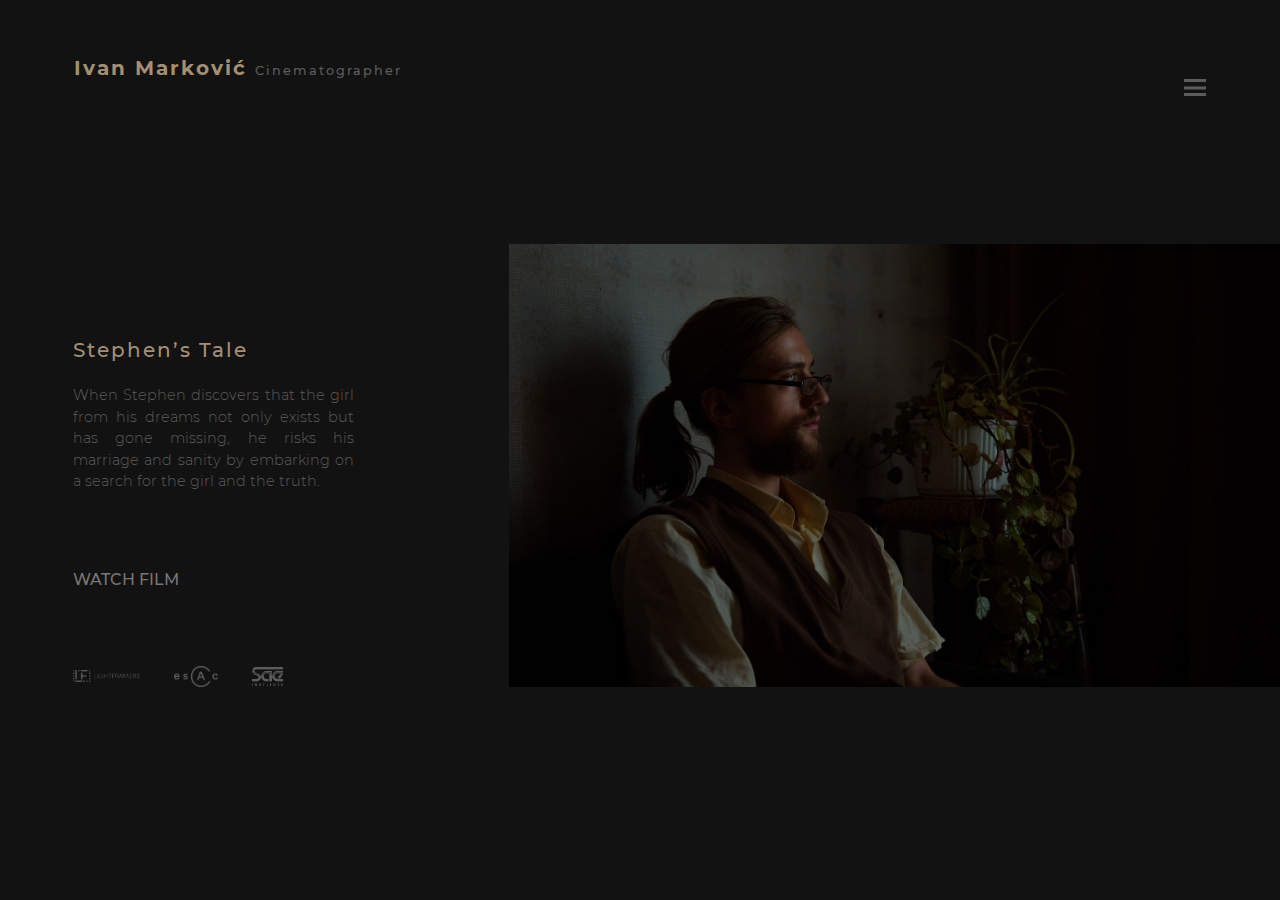
<file: films/stephenstale.html>
<!DOCTYPE html>
<html lang="fr">
<head>
    <meta charset="utf-8">
    <base href="/">
    <title>Stephen’s Tale</title>
    <meta name="X-UA-Compatible" content="IE&#x3D;edge">
    <meta name="viewport" content="width&#x3D;device-width,&#x20;initial-scale&#x3D;1.0">
    <meta property="og&#x3A;type" content="website">
    <meta property="og&#x3A;url" content="https&#x3A;&#x2F;&#x2F;benoitdebie.com&#x2F;">
    <meta name="description" content="Films">
    <meta property="og&#x3A;title" content="Films">
    <meta property="og&#x3A;description" content="Films">
    <link rel="stylesheet" href="./styles/main.css">
    <link rel="stylesheet" href="https://cdnjs.cloudflare.com/ajax/libs/font-awesome/6.0.0/css/all.min.css" crossorigin="anonymous">
    <link rel="icon" href="../images/logo.png">
    <script src="./scripts/main.js" defer></script>
</head>
<body style="overflow-y: auto; overflow-x: hidden;">
    <nav id="navbar" class="navbar navbar-dark fixed-top">
        <a class="navbar-brand" href="/"> Ivan Marković
            <span class="job-title d-block d-md-inline letter-space">Cinematographer</span>
        </a>

        <div class="collapse navbar-collapse" id="navbarText">
            <ul class="navbar-nav mr-auto">
                <li class="nav-item  active">
                    <a class="nav-link " id="" href="/"> Accueil </a>
                </li>
            </ul>
        </div>
    </nav>
    <div class="d-flex flex-column justify-content-left">
    <div class="row">
        <div class="slider-desc">
            <div class="slider-desc-content"> 
                <span class="slider-title">Stephen’s Tale</span>
                <p class="slider-text">
                    When Stephen discovers that the girl from his dreams not only exists but has gone missing, he risks his marriage and sanity by embarking on a search for the girl and the truth.                
                </p>
                <br>
                <span class ="slider-watch"><a  target="_blank" href="https://www.youtube.com/watch?v=EOGqsx3QqDM&ab_channel=IvanMarkovi%C4%87" class="text-lightgrey">WATCH FILM</a></span>
                <br>
                <div class="slider-logos">
                    <img  class="slider-logo slider-logo-lightframers" src="../images/logos 5c5c5c/lightframers.png" alt="LIGHTFRAMERS" />
                    <img  class="slider-logo slider-logo-escac" src="../images/logos 5c5c5c/escac.png" alt="ESCAC" />
                    <img  class="slider-logo slider-logo-sae" src="../images/logos 5c5c5c/sae.png" alt="SAE" />
                </div>  
            </div>
                   
        </div>      
        <div class="slider-content">
            <section class="slider_container">
                <section class="slider-12">
                    <div class="slide">
                        <img src="../images/stephens_tale/1.jpg" alt="">
                    </div>
                    <div class="slide">
                        <img src="../images/stephens_tale/2.jpg" alt="">
                    </div>
                    <div class="slide">
                        <img src="../images/stephens_tale/3.jpg" alt="">
                    </div>
                    <div class="slide">
                        <img src="../images/stephens_tale/4.jpg" alt="">
                    </div>
                    <div class="slide">
                        <img src="../images/stephens_tale/5.jpg" alt="">
                    </div>
                    <div class="slide">
                        <img src="../images/stephens_tale/6.jpg" alt="">
                    </div>
                    <div class="slide">
                        <img src="../images/stephens_tale/7.jpg" alt="">
                    </div>
                    <div class="slide">
                        <img src="../images/stephens_tale/8.jpg" alt="">
                    </div>
                    <div class="slide">
                        <img src="../images/stephens_tale/9.jpg" alt="">
                    </div>
                    <div class="slide">
                        <img src="../images/stephens_tale/10.jpg" alt="">
                    </div>
                    <div class="slide">
                        <img src="../images/stephens_tale/11.jpg" alt="">
                    </div>
                    <div class="slide">
                        <img src="../images/stephens_tale/12.jpg" alt="">
                    </div>
                </section>
            </section>
        </div>
    </div>
    
    </div>


    <div class="sidebox">
        <div class="d-flex flex-column justify-content-center">
            <div class="row">
                <div class="col-sm-12 col-img-content">
                    <div class="img-container mb-3">                   
                        <img class="img-fluid" src="../images/ivan photo.JPG" alt="Ivan Marković" />
                    </div>
                </div>
                
            </div>
            <div class="row">
                <div class="col-sm-12">
                    <p class="text-bio job-title mb-4" style="text-align: justify;">
                        <p class="text-bio mb-1 job-title" style="text-align: justify;">
                            My name is Ivan, a young architect who went on to study film at ESCAC in Barcelona, specializing in the field of cinematography.
                        </p>                      
                        <p class="text-bio job-title mb-1 job-title" style="text-align: justify;">
                            The "learning through making" ethos is something I have valued throughout my life. I was never afraid to try new things out, fail, see how they work, and try again. Being a fast learner, while having an analytical mind with problem solving affinity, enables me to do a lot with little, which is a useful tool to have in limited time during shootings. Having studied architecture, I began to notice how it has given me understanding of light and material, and other sets of skills that take to tell a story through strong and interesting visuals.
                           
                        </p>                   
                         <p class="text-bio job-title mb-4 job-title" style="text-align: justify;">
                            I am looking for inspiring projects that would stimulate my growth further into a cinematographer I endeavour to be. If you need any assistance with your projects, please feel free to contact me directly.
                        </p> 
                    </p>
                </div>
            </div>
            <div class="row">
                <div class="col-sm-6">
                    <h3 class="text-lightgrey">Contact</h3>
                    <p class="text-bio job-title">
                        <span style="white-space: nowrap;">Email: <a class="text-bio text-lightgrey" href="mailto:ivanmarkovicfilm@gmail.com">ivanmarkovicfilm@gmail.com</a></span>
                        <span style="white-space: nowrap;">WhatsApp: <a class="text-bio text-lightgrey" href="mailto:+381631574669">+381 63 157 4669</a></span>
                        <span style="white-space: nowrap;"><a href="../cv/ivanmarkovicfilm_CV.pdf" class="text-bio text-lightgrey mt-3">Download CV</a></span>
                    </p>
                </div>
                <div class="col-sm-6">
                    <div class="d-flex justify-content-end">
                        <a href="" target="_blank">
                            <img class="img-fluid ivan-logo" src="../images/logo.png" alt="Ivan Marković" />
                        </a>
                    </div>
                </div>
            </div>
            
                       
        </div>
        
        
    </div>
    <div class="nav-toggle">
        <div class="nav-toggle-bar"></div>
    </div>
</body>
</html>
</file>
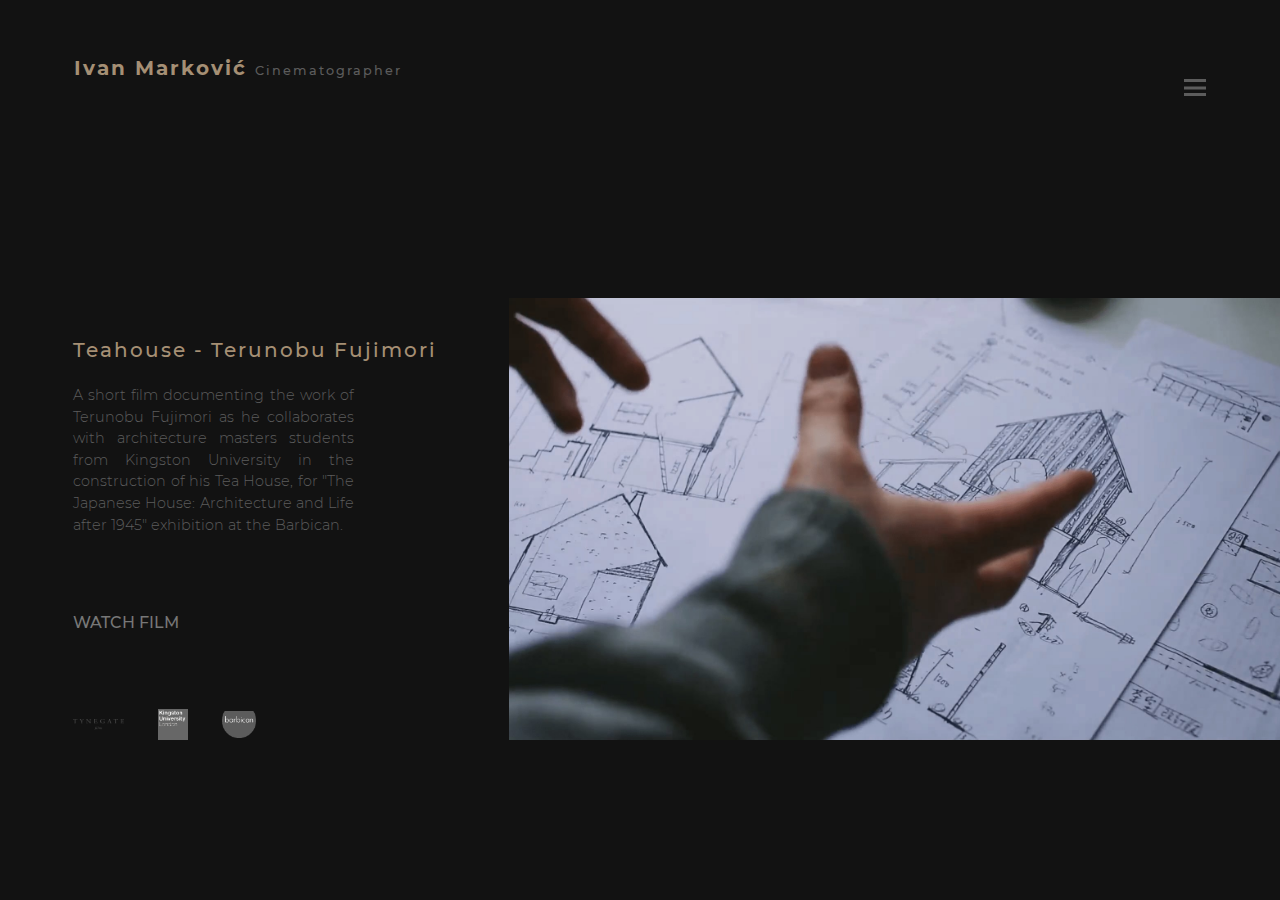
<file: films/teahouse.html>
<!DOCTYPE html>
<html lang="fr">
<head>
    <meta charset="utf-8">
    <base href="/">
    <title>Teahouse - Terunobu Fujimori</title>
    <meta name="X-UA-Compatible" content="IE&#x3D;edge">
    <meta name="viewport" content="width&#x3D;device-width,&#x20;initial-scale&#x3D;1.0">
    <meta property="og&#x3A;type" content="website">
    <meta property="og&#x3A;url" content="https&#x3A;&#x2F;&#x2F;benoitdebie.com&#x2F;">
    <meta name="description" content="Films">
    <meta property="og&#x3A;title" content="Films">
    <meta property="og&#x3A;description" content="Films">
    <link rel="stylesheet" href="./styles/main.css">
    <link rel="stylesheet" href="https://cdnjs.cloudflare.com/ajax/libs/font-awesome/6.0.0/css/all.min.css" crossorigin="anonymous">
    <link rel="icon" href="../images/logo.png">
    <script src="./scripts/main.js" defer></script>
</head>
<body style="overflow-y: auto; overflow-x: hidden;">
    <nav id="navbar" class="navbar navbar-dark fixed-top">
        <a class="navbar-brand" href="/"> Ivan Marković
            <span class="job-title d-block d-md-inline letter-space">Cinematographer</span>
        </a>

        <div class="collapse navbar-collapse" id="navbarText">
            <ul class="navbar-nav mr-auto">
                <li class="nav-item  active">
                    <a class="nav-link " id="" href="/"> Accueil </a>
                </li>
            </ul>
        </div>
    </nav>
    <div class="d-flex flex-column justify-content-left">
    <div class="row">
        <div class="slider-desc">
            <div class="slider-desc-content"> 
                <span class="slider-title">Teahouse - Terunobu Fujimori</span>
                <p class="slider-text">
                    A short film documenting the work of Terunobu Fujimori as he collaborates with architecture masters students from Kingston University in the construction of his Tea House, for "The Japanese House: Architecture and Life after 1945" exhibition at the Barbican.                
                </p>
                <br>
                <span class ="slider-watch"><a  target="_blank" href="https://www.youtube.com/watch?v=u9uocIKRKVY" class="text-lightgrey">WATCH FILM</a></span>
                <br>
                <div class="slider-logos">
                    <img  class="slider-logo slider-logo-tynegate" src="../images/logos 5c5c5c/tynegate.png" alt="TYNEGATE" />
                    <img  class="slider-logo slider-logo-kingston" src="../images/logos 5c5c5c/kingston.png" alt="KINGSTON" />
                    <img  class="slider-logo slider-logo-barbican" src="../images/logos 5c5c5c/barbican.png" alt="BARBICAN" />
                </div>  
            </div>
                   
        </div>      
        <div class="slider-content">
            <section class="slider_container">
                <section class="slider-10">
                    <div class="slide">
                        <img src="../images/ArchDoc/1.jpg" alt="">
                    </div>
                    <div class="slide">
                        <img src="../images/ArchDoc/2.jpg" alt="">
                    </div>
                    <div class="slide">
                        <img src="../images/ArchDoc/3.jpg" alt="">
                    </div>
                    <div class="slide">
                        <img src="../images/ArchDoc/4.jpg" alt="">
                    </div>
                    <div class="slide">
                        <img src="../images/ArchDoc/5.jpg" alt="">
                    </div>
                    <div class="slide">
                        <img src="../images/ArchDoc/6.jpg" alt="">
                    </div>
                    <div class="slide">
                        <img src="../images/ArchDoc/7.jpg" alt="">
                    </div>
                    <div class="slide">
                        <img src="../images/ArchDoc/8.jpg" alt="">
                    </div>
                    <div class="slide">
                        <img src="../images/ArchDoc/9.jpg" alt="">
                    </div>
                    <div class="slide">
                        <img src="../images/ArchDoc/10.jpg" alt="">
                    </div>
                </section>
            </section>
        </div>
    </div>
    
    </div>


    <div class="sidebox">
        <div class="d-flex flex-column justify-content-center">
            <div class="row">
                <div class="col-sm-12 col-img-content">
                    <div class="img-container mb-3">                   
                        <img class="img-fluid" src="../images/ivan photo.JPG" alt="Ivan Marković" />
                    </div>
                </div>
                
            </div>
            <div class="row">
                <div class="col-sm-12">
                    <p class="text-bio job-title mb-4" style="text-align: justify;">
                        <p class="text-bio mb-1 job-title" style="text-align: justify;">
                            My name is Ivan, a young architect who went on to study film at ESCAC in Barcelona, specializing in the field of cinematography.
                        </p>                      
                        <p class="text-bio job-title mb-1 job-title" style="text-align: justify;">
                            The "learning through making" ethos is something I have valued throughout my life. I was never afraid to try new things out, fail, see how they work, and try again. Being a fast learner, while having an analytical mind with problem solving affinity, enables me to do a lot with little, which is a useful tool to have in limited time during shootings. Having studied architecture, I began to notice how it has given me understanding of light and material, and other sets of skills that take to tell a story through strong and interesting visuals.
                           
                        </p>                   
                         <p class="text-bio job-title mb-4 job-title" style="text-align: justify;">
                            I am looking for inspiring projects that would stimulate my growth further into a cinematographer I endeavour to be. If you need any assistance with your projects, please feel free to contact me directly.
                        </p> 
                    </p>
                </div>
            </div>
            <div class="row">
                <div class="col-sm-6">
                    <h3 class="text-lightgrey">Contact</h3>
                    <p class="text-bio job-title">
                        <span style="white-space: nowrap;">Email: <a class="text-bio text-lightgrey" href="mailto:ivanmarkovicfilm@gmail.com">ivanmarkovicfilm@gmail.com</a></span>
                        <span style="white-space: nowrap;">WhatsApp: <a class="text-bio text-lightgrey" href="mailto:+381631574669">+381 63 157 4669</a></span>
                        <span style="white-space: nowrap;"><a href="../cv/ivanmarkovicfilm_CV.pdf" class="text-bio text-lightgrey mt-3">Download CV</a></span>
                    </p>
                </div>
                <div class="col-sm-6">
                    <div class="d-flex justify-content-end">
                        <a href="" target="_blank">
                            <img class="img-fluid ivan-logo" src="../images/logo.png" alt="Ivan Marković" />
                        </a>
                    </div>
                </div>
            </div>
            
                       
        </div>
        
        
    </div>
    <div class="nav-toggle">
        <div class="nav-toggle-bar"></div>
    </div>
</body>
</html>
</file>
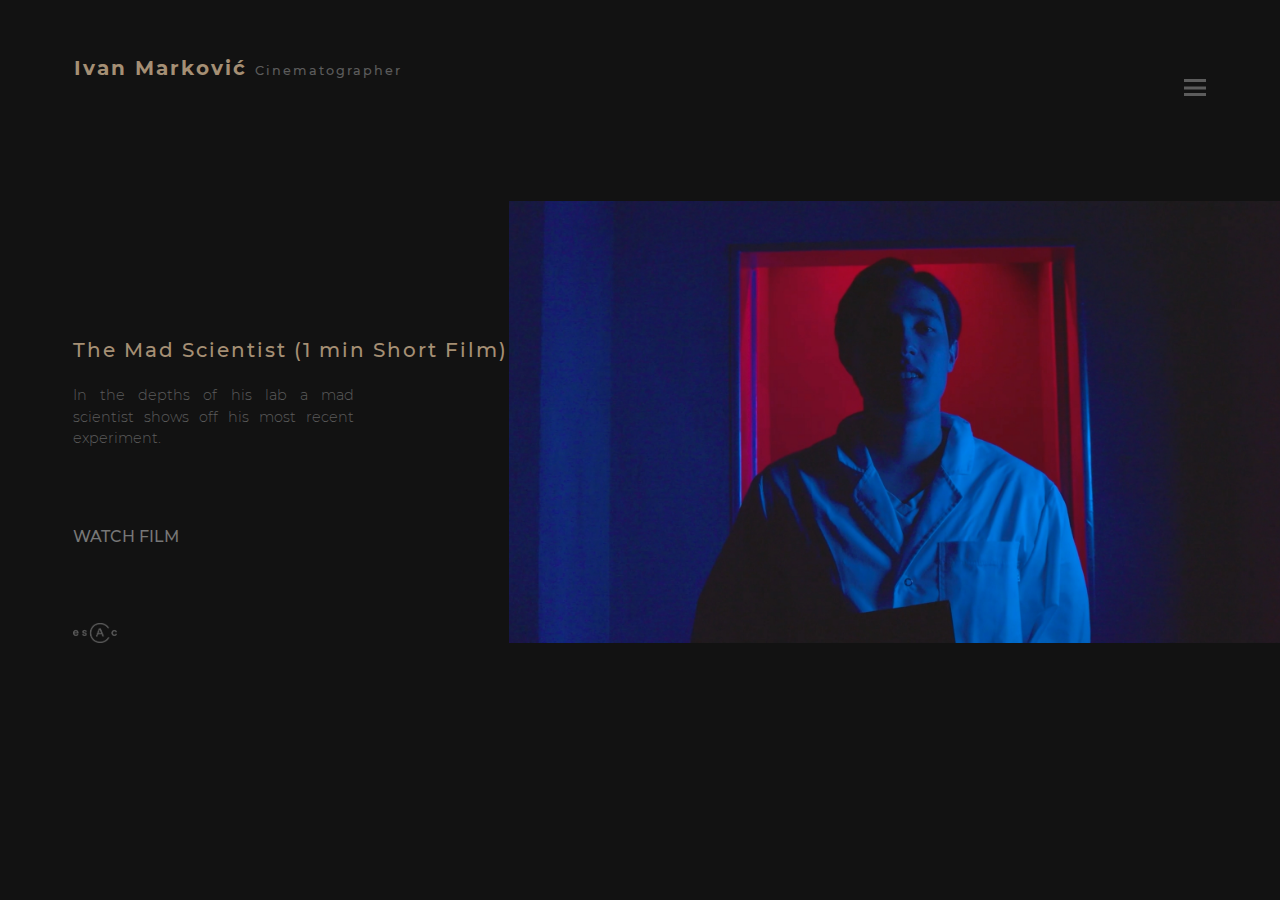
<file: films/themadscientist.html>
<!DOCTYPE html>
<html lang="fr">
<head>
    <meta charset="utf-8">
    <base href="/">
    <title>The Mad Scientist</title>
    <meta name="X-UA-Compatible" content="IE&#x3D;edge">
    <meta name="viewport" content="width&#x3D;device-width,&#x20;initial-scale&#x3D;1.0">
    <meta property="og&#x3A;type" content="website">
    <meta property="og&#x3A;url" content="https&#x3A;&#x2F;&#x2F;benoitdebie.com&#x2F;">
    <meta name="description" content="Films">
    <meta property="og&#x3A;title" content="Films">
    <meta property="og&#x3A;description" content="Films">
    <link rel="stylesheet" href="./styles/main.css">
    <link rel="stylesheet" href="https://cdnjs.cloudflare.com/ajax/libs/font-awesome/6.0.0/css/all.min.css" crossorigin="anonymous">
    <link rel="icon" href="../images/logo.png">
    <script src="./scripts/main.js" defer></script>
</head>
<body style="overflow-y: auto; overflow-x: hidden;">
    <nav id="navbar" class="navbar navbar-dark fixed-top">
        <a class="navbar-brand" href="/"> Ivan Marković
            <span class="job-title d-block d-md-inline letter-space">Cinematographer</span>
        </a>

        <div class="collapse navbar-collapse" id="navbarText">
            <ul class="navbar-nav mr-auto">
                <li class="nav-item  active">
                    <a class="nav-link " id="" href="/"> Accueil </a>
                </li>
            </ul>
        </div>
    </nav>
    <div class="d-flex flex-column justify-content-left">
    <div class="row">
        <div class="slider-desc">
            <div class="slider-desc-content"> 
                <span class="slider-title">The Mad Scientist (1 min Short Film)</span>
                <p class="slider-text">
                    In the depths of his lab a mad scientist shows off his most recent experiment.                
                </p>
                <br>
                <span class ="slider-watch"><a  target="_blank" href="https://www.youtube.com/watch?v=l1WDGxzZeb4" class="text-lightgrey">WATCH FILM</a></span>
                <br>
                <div class="slider-logos">
                    <img  class="slider-logo slider-logo-escac" src="../images/logos 5c5c5c/escac.png" alt="ESCAC" />
                </div>  
            </div>
                   
        </div>      
        <div class="slider-content">
            <section class="slider_container">            
                <section class="slider-1">
                    <div class="slide">
                        <img src="../images/the_mad_scientist/1.jpg" alt="">
                    </div>
                </section>
            </section>
        </div>
    </div>
    
    </div>


    <div class="sidebox">
        <div class="d-flex flex-column justify-content-center">
            <div class="row">
                <div class="col-sm-12 col-img-content">
                    <div class="img-container mb-3">                   
                        <img class="img-fluid" src="../images/ivan photo.JPG" alt="Ivan Marković" />
                    </div>
                </div>
                
            </div>
            <div class="row">
                <div class="col-sm-12">
                    <p class="text-bio job-title mb-4" style="text-align: justify;">
                        <p class="text-bio mb-1 job-title" style="text-align: justify;">
                            My name is Ivan, a young architect who went on to study film at ESCAC in Barcelona, specializing in the field of cinematography.
                        </p>                      
                        <p class="text-bio job-title mb-1 job-title" style="text-align: justify;">
                            The "learning through making" ethos is something I have valued throughout my life. I was never afraid to try new things out, fail, see how they work, and try again. Being a fast learner, while having an analytical mind with problem solving affinity, enables me to do a lot with little, which is a useful tool to have in limited time during shootings. Having studied architecture, I began to notice how it has given me understanding of light and material, and other sets of skills that take to tell a story through strong and interesting visuals.
                           
                        </p>                   
                         <p class="text-bio job-title mb-4 job-title" style="text-align: justify;">
                            I am looking for inspiring projects that would stimulate my growth further into a cinematographer I endeavour to be. If you need any assistance with your projects, please feel free to contact me directly.
                        </p> 
                    </p>
                </div>
            </div>
            <div class="row">
                <div class="col-sm-6">
                    <h3 class="text-lightgrey">Contact</h3>
                    <p class="text-bio job-title">
                        <span style="white-space: nowrap;">Email: <a class="text-bio text-lightgrey" href="mailto:ivanmarkovicfilm@gmail.com">ivanmarkovicfilm@gmail.com</a></span>
                        <span style="white-space: nowrap;">WhatsApp: <a class="text-bio text-lightgrey" href="mailto:+381631574669">+381 63 157 4669</a></span>
                        <span style="white-space: nowrap;"><a href="../cv/ivanmarkovicfilm_CV.pdf" class="text-bio text-lightgrey mt-3">Download CV</a></span>
                    </p>
                </div>
                <div class="col-sm-6">
                    <div class="d-flex justify-content-end">
                        <a href="" target="_blank">
                            <img class="img-fluid ivan-logo" src="../images/logo.png" alt="Ivan Marković" />
                        </a>
                    </div>
                </div>
            </div>
            
                       
        </div>
        
        
    </div>
    <div class="nav-toggle">
        <div class="nav-toggle-bar"></div>
    </div>
</body>
</html>
</file>
<file: styles/main.css>
body.compensate-for-scrollbar {
    overflow: hidden
}

.fancybox-active {
    height: auto
}

.fancybox-is-hidden {
    left: -9999px;
    margin: 0;
    position: absolute!important;
    top: -9999px;
    visibility: hidden
}

.fancybox-container {
    -webkit-backface-visibility: hidden;
    height: 100%;
    left: 0;
    outline: none;
    position: fixed;
    -webkit-tap-highlight-color: transparent;
    top: 0;
    touch-action: manipulation;
    transform: translateZ(0);
    width: 100%;
    z-index: 99992
}

.fancybox-container * {
    box-sizing: border-box
}

.fancybox-bg,.fancybox-inner,.fancybox-outer,.fancybox-stage {
    bottom: 0;
    left: 0;
    position: absolute;
    right: 0;
    top: 0
}

.fancybox-outer {
    -webkit-overflow-scrolling: touch;
    overflow-y: auto
}

.fancybox-bg {
    background: #1e1e1e;
    opacity: 0;
    transition-duration: inherit;
    transition-property: opacity;
    transition-timing-function: cubic-bezier(.47,0,.74,.71)
}

.fancybox-is-open .fancybox-bg {
    opacity: .9;
    transition-timing-function: cubic-bezier(.22,.61,.36,1)
}

.fancybox-caption,.fancybox-infobar,.fancybox-navigation .fancybox-button,.fancybox-toolbar {
    direction: ltr;
    opacity: 0;
    position: absolute;
    transition: opacity .25s ease,visibility 0s ease .25s;
    visibility: hidden;
    z-index: 99997
}

.fancybox-show-caption .fancybox-caption,.fancybox-show-infobar .fancybox-infobar,.fancybox-show-nav .fancybox-navigation .fancybox-button,.fancybox-show-toolbar .fancybox-toolbar {
    opacity: 1;
    transition: opacity .25s ease 0s,visibility 0s ease 0s;
    visibility: visible
}

.fancybox-infobar {
    color: #ccc;
    font-size: 13px;
    -webkit-font-smoothing: subpixel-antialiased;
    height: 44px;
    left: 0;
    line-height: 44px;
    min-width: 44px;
    mix-blend-mode: difference;
    padding: 0 10px;
    pointer-events: none;
    top: 0;
    -webkit-touch-callout: none;
    -webkit-user-select: none;
    -moz-user-select: none;
    -ms-user-select: none;
    user-select: none
}

.fancybox-toolbar {
    right: 0;
    top: 0
}

.fancybox-stage {
    direction: ltr;
    overflow: visible;
    transform: translateZ(0);
    z-index: 99994
}

.fancybox-is-open .fancybox-stage {
    overflow: hidden
}

.fancybox-slide {
    -webkit-backface-visibility: hidden;
    display: none;
    height: 100%;
    left: 0;
    outline: none;
    overflow: auto;
    -webkit-overflow-scrolling: touch;
    padding: 44px;
    position: absolute;
    text-align: center;
    top: 0;
    transition-property: transform,opacity;
    white-space: normal;
    width: 100%;
    z-index: 99994
}

.fancybox-slide:before {
    content: "";
    display: inline-block;
    font-size: 0;
    height: 100%;
    vertical-align: middle;
    width: 0
}

.fancybox-is-sliding .fancybox-slide,.fancybox-slide--current,.fancybox-slide--next,.fancybox-slide--previous {
    display: block
}

.fancybox-slide--image {
    overflow: hidden;
    padding: 44px 0
}

.fancybox-slide--image:before {
    display: none
}

.fancybox-slide--html {
    padding: 6px
}

.fancybox-content {
    background: #fff;
    display: inline-block;
    margin: 0;
    max-width: 100%;
    overflow: auto;
    -webkit-overflow-scrolling: touch;
    padding: 44px;
    position: relative;
    text-align: left;
    vertical-align: middle
}

.fancybox-slide--image .fancybox-content {
    -webkit-animation-timing-function: cubic-bezier(.5,0,.14,1);
    animation-timing-function: cubic-bezier(.5,0,.14,1);
    -webkit-backface-visibility: hidden;
    background: transparent;
    background-repeat: no-repeat;
    background-size: 100% 100%;
    left: 0;
    max-width: none;
    overflow: visible;
    padding: 0;
    position: absolute;
    top: 0;
    transform-origin: top left;
    transition-property: transform,opacity;
    -webkit-user-select: none;
    -moz-user-select: none;
    -ms-user-select: none;
    user-select: none;
    z-index: 99995
}

.fancybox-can-zoomOut .fancybox-content {
    cursor: zoom-out
}

.fancybox-can-zoomIn .fancybox-content {
    cursor: zoom-in
}

.fancybox-can-pan .fancybox-content,.fancybox-can-swipe .fancybox-content {
    cursor: -webkit-grab;
    cursor: grab
}

.fancybox-is-grabbing .fancybox-content {
    cursor: -webkit-grabbing;
    cursor: grabbing
}

.fancybox-image,.fancybox-spaceball {
    background: transparent;
    border: 0;
    height: 100%;
    left: 0;
    margin: 0;
    max-height: none;
    max-width: none;
    padding: 0;
    position: absolute;
    top: 0;
    -webkit-user-select: none;
    -moz-user-select: none;
    -ms-user-select: none;
    user-select: none;
    width: 100%
}

.fancybox-spaceball {
    z-index: 1
}

.fancybox-slide--iframe .fancybox-content,.fancybox-slide--map .fancybox-content,.fancybox-slide--pdf .fancybox-content,.fancybox-slide--video .fancybox-content {
    height: 100%;
    overflow: visible;
    padding: 0;
    width: 100%
}

.fancybox-slide--video .fancybox-content {
    background: #000
}

.fancybox-slide--map .fancybox-content {
    background: #e5e3df
}

.fancybox-slide--iframe .fancybox-content {
    background: #fff
}

.fancybox-iframe,.fancybox-video {
    background: transparent;
    border: 0;
    display: block;
    height: 100%;
    margin: 0;
    overflow: hidden;
    padding: 0;
    width: 100%
}

.fancybox-iframe {
    left: 0;
    position: absolute;
    top: 0
}

.fancybox-error {
    background: #fff;
    cursor: default;
    max-width: 400px;
    padding: 40px;
    width: 100%
}

.fancybox-error p {
    color: #444;
    font-size: 16px;
    line-height: 20px;
    margin: 0;
    padding: 0
}

.fancybox-button {
    background: rgba(30,30,30,.6);
    border: 0;
    border-radius: 0;
    box-shadow: none;
    cursor: pointer;
    display: inline-block;
    height: 44px;
    margin: 0;
    padding: 10px;
    position: relative;
    transition: color .2s;
    vertical-align: top;
    visibility: inherit;
    width: 44px
}

.fancybox-button,.fancybox-button:link,.fancybox-button:visited {
    color: #ccc
}

.fancybox-button:hover {
    color: #fff
}

.fancybox-button:focus {
    outline: none
}

.fancybox-button.fancybox-focus {
    outline: 1px dotted
}

.fancybox-button div {
    height: 100%
}

.fancybox-button svg {
    display: block;
    height: 100%;
    overflow: visible;
    position: relative;
    width: 100%
}

.fancybox-button--fsenter svg:nth-child(2),.fancybox-button--fsexit svg:first-child,.fancybox-button--pause svg:first-child,.fancybox-button--play svg:nth-child(2) {
    display: none
}

.fancybox-progress {
    background: #ff5268;
    height: 2px;
    left: 0;
    position: absolute;
    right: 0;
    top: 0;
    transform: scaleX(0);
    transform-origin: 0;
    transition-property: transform;
    transition-timing-function: linear;
    z-index: 99998
}

.fancybox-close-small {
    background: transparent;
    border: 0;
    border-radius: 0;
    color: #ccc;
    cursor: pointer;
    opacity: .8;
    padding: 8px;
    position: absolute;
    right: -12px;
    top: -44px;
    z-index: 401
}

.fancybox-close-small:hover {
    color: #fff;
    opacity: 1
}

.fancybox-slide--html .fancybox-close-small {
    color: currentColor;
    padding: 10px;
    right: 0;
    top: 0
}

.fancybox-slide--image.fancybox-is-scaling .fancybox-content {
    overflow: hidden
}

.fancybox-is-scaling .fancybox-close-small,.fancybox-is-zoomable.fancybox-can-pan .fancybox-close-small {
    display: none
}

.fancybox-navigation .fancybox-button {
    background-clip: content-box;
    height: 100px;
    opacity: 0;
    position: absolute;
    top: calc(50% - 50px);
    width: 70px
}

.fancybox-navigation .fancybox-button div {
    padding: 7px
}

.fancybox-navigation .fancybox-button--arrow_left {
    left: 0;
    left: env(safe-area-inset-left);
    padding: 31px 26px 31px 6px
}

.fancybox-navigation .fancybox-button--arrow_right {
    padding: 31px 6px 31px 26px;
    right: 0;
    right: env(safe-area-inset-right)
}

.fancybox-caption {
    background: linear-gradient(0deg,rgba(0,0,0,.85) 0,rgba(0,0,0,.3) 50%,rgba(0,0,0,.15) 65%,rgba(0,0,0,.075) 75.5%,rgba(0,0,0,.037) 82.85%,rgba(0,0,0,.019) 88%,transparent);
    bottom: 0;
    color: #eee;
    font-size: 14px;
    font-weight: 400;
    left: 0;
    line-height: 1.5;
    padding: 75px 44px 25px;
    pointer-events: none;
    right: 0;
    text-align: center;
    z-index: 99996
}

@supports (padding: max(0px)) {
    .fancybox-caption {
        padding:75px max(44px,env(safe-area-inset-right)) max(25px,env(safe-area-inset-bottom)) max(44px,env(safe-area-inset-left))
    }
}

.fancybox-caption--separate {
    margin-top: -50px
}

.fancybox-caption__body {
    max-height: 50vh;
    overflow: auto;
    pointer-events: all
}

.fancybox-caption a,.fancybox-caption a:link,.fancybox-caption a:visited {
    color: #ccc;
    text-decoration: none
}

.fancybox-caption a:hover {
    color: #fff;
    text-decoration: underline
}

.fancybox-loading {
    -webkit-animation: fancybox-rotate 1s linear infinite;
    animation: fancybox-rotate 1s linear infinite;
    background: transparent;
    border: 4px solid;
    border-color: #888 #888 #fff;
    border-radius: 50%;
    height: 50px;
    left: 50%;
    margin: -25px 0 0 -25px;
    opacity: .7;
    padding: 0;
    position: absolute;
    top: 50%;
    width: 50px;
    z-index: 99999
}

@keyframes fancybox-rotate {
    to {
        transform: rotate(1turn)
    }
}

.fancybox-animated {
    transition-timing-function: cubic-bezier(0,0,.25,1)
}

.fancybox-fx-slide.fancybox-slide--previous {
    opacity: 0;
    transform: translate3d(-100%,0,0)
}

.fancybox-fx-slide.fancybox-slide--next {
    opacity: 0;
    transform: translate3d(100%,0,0)
}

.fancybox-fx-slide.fancybox-slide--current {
    opacity: 1;
    transform: translateZ(0)
}

.fancybox-fx-fade.fancybox-slide--next,.fancybox-fx-fade.fancybox-slide--previous {
    opacity: 0;
    transition-timing-function: cubic-bezier(.19,1,.22,1)
}

.fancybox-fx-fade.fancybox-slide--current {
    opacity: 1
}

.fancybox-fx-zoom-in-out.fancybox-slide--previous {
    opacity: 0;
    transform: scale3d(1.5,1.5,1.5)
}

.fancybox-fx-zoom-in-out.fancybox-slide--next {
    opacity: 0;
    transform: scale3d(.5,.5,.5)
}

.fancybox-fx-zoom-in-out.fancybox-slide--current {
    opacity: 1;
    transform: scaleX(1)
}

.fancybox-fx-rotate.fancybox-slide--previous {
    opacity: 0;
    transform: rotate(-1turn)
}

.fancybox-fx-rotate.fancybox-slide--next {
    opacity: 0;
    transform: rotate(1turn)
}

.fancybox-fx-rotate.fancybox-slide--current {
    opacity: 1;
    transform: rotate(0deg)
}

.fancybox-fx-circular.fancybox-slide--previous {
    opacity: 0;
    transform: scale3d(0,0,0) translate3d(-100%,0,0)
}

.fancybox-fx-circular.fancybox-slide--next {
    opacity: 0;
    transform: scale3d(0,0,0) translate3d(100%,0,0)
}

.fancybox-fx-circular.fancybox-slide--current {
    opacity: 1;
    transform: scaleX(1) translateZ(0)
}

.fancybox-fx-tube.fancybox-slide--previous {
    transform: translate3d(-100%,0,0) scale(.1) skew(-10deg)
}

.fancybox-fx-tube.fancybox-slide--next {
    transform: translate3d(100%,0,0) scale(.1) skew(10deg)
}

.fancybox-fx-tube.fancybox-slide--current {
    transform: translateZ(0) scale(1)
}

@media (max-height: 576px) {
    .fancybox-slide {
        padding-left:6px;
        padding-right: 6px
    }

    .fancybox-slide--image {
        padding: 6px 0
    }

    .fancybox-close-small {
        right: -6px
    }

    .fancybox-slide--image .fancybox-close-small {
        background: #4e4e4e;
        color: #f2f4f6;
        height: 36px;
        opacity: 1;
        padding: 6px;
        right: 0;
        top: 0;
        width: 36px
    }

    .fancybox-caption {
        padding-left: 12px;
        padding-right: 12px
    }

    @supports (padding: max(0px)) {
        .fancybox-caption {
            padding-left:max(12px,env(safe-area-inset-left));
            padding-right: max(12px,env(safe-area-inset-right))
        }
    }
}

.fancybox-share {
    background: #f4f4f4;
    border-radius: 3px;
    max-width: 90%;
    padding: 30px;
    text-align: center
}

.fancybox-share h1 {
    color: #222;
    font-size: 35px;
    font-weight: 700;
    margin: 0 0 20px
}

.fancybox-share p {
    margin: 0;
    padding: 0
}

.fancybox-share__button {
    border: 0;
    border-radius: 3px;
    display: inline-block;
    font-size: 14px;
    font-weight: 700;
    line-height: 40px;
    margin: 0 5px 10px;
    min-width: 130px;
    padding: 0 15px;
    text-decoration: none;
    transition: all .2s;
    -webkit-user-select: none;
    -moz-user-select: none;
    -ms-user-select: none;
    user-select: none;
    white-space: nowrap
}

.fancybox-share__button:link,.fancybox-share__button:visited {
    color: #fff
}

.fancybox-share__button:hover {
    text-decoration: none
}

.fancybox-share__button--fb {
    background: #3b5998
}

.fancybox-share__button--fb:hover {
    background: #344e86
}

.fancybox-share__button--pt {
    background: #bd081d
}

.fancybox-share__button--pt:hover {
    background: #aa0719
}

.fancybox-share__button--tw {
    background: #1da1f2
}

.fancybox-share__button--tw:hover {
    background: #0d95e8
}

.fancybox-share__button svg {
    height: 25px;
    margin-right: 7px;
    position: relative;
    top: -1px;
    vertical-align: middle;
    width: 25px
}

.fancybox-share__input {
    background: transparent;
    border: 0;
    border-bottom: 1px solid #d7d7d7;
    border-radius: 0;
    color: #5d5b5b;
    font-size: 14px;
    margin: 10px 0 0;
    outline: none;
    padding: 10px 15px;
    width: 100%
}

.fancybox-thumbs {
    background: #ddd;
    bottom: 0;
    display: none;
    margin: 0;
    -webkit-overflow-scrolling: touch;
    -ms-overflow-style: -ms-autohiding-scrollbar;
    padding: 2px 2px 4px;
    position: absolute;
    right: 0;
    -webkit-tap-highlight-color: rgba(0,0,0,0);
    top: 0;
    width: 212px;
    z-index: 99995
}

.fancybox-thumbs-x {
    overflow-x: auto;
    overflow-y: hidden
}

.fancybox-show-thumbs .fancybox-thumbs {
    display: block
}

.fancybox-show-thumbs .fancybox-inner {
    right: 212px
}

.fancybox-thumbs__list {
    font-size: 0;
    height: 100%;
    list-style: none;
    margin: 0;
    overflow-x: hidden;
    overflow-y: auto;
    padding: 0;
    position: absolute;
    position: relative;
    white-space: nowrap;
    width: 100%
}

.fancybox-thumbs-x .fancybox-thumbs__list {
    overflow: hidden
}

.fancybox-thumbs-y .fancybox-thumbs__list::-webkit-scrollbar {
    width: 7px
}

.fancybox-thumbs-y .fancybox-thumbs__list::-webkit-scrollbar-track {
    background: #fff;
    border-radius: 10px;
    box-shadow: inset 0 0 6px rgba(0,0,0,.3)
}

.fancybox-thumbs-y .fancybox-thumbs__list::-webkit-scrollbar-thumb {
    background: #2a2a2a;
    border-radius: 10px
}

.fancybox-thumbs__list a {
    -webkit-backface-visibility: hidden;
    backface-visibility: hidden;
    background-color: rgba(0,0,0,.1);
    background-position: 50%;
    background-repeat: no-repeat;
    background-size: cover;
    cursor: pointer;
    float: left;
    height: 75px;
    margin: 2px;
    max-height: calc(100% - 8px);
    max-width: calc(50% - 4px);
    outline: none;
    overflow: hidden;
    padding: 0;
    position: relative;
    -webkit-tap-highlight-color: transparent;
    width: 100px
}

.fancybox-thumbs__list a:before {
    border: 6px solid #ff5268;
    bottom: 0;
    content: "";
    left: 0;
    opacity: 0;
    position: absolute;
    right: 0;
    top: 0;
    transition: all .2s cubic-bezier(.25,.46,.45,.94);
    z-index: 99991
}

.fancybox-thumbs__list a:focus:before {
    opacity: .5
}

.fancybox-thumbs__list a.fancybox-thumbs-active:before {
    opacity: 1
}

@media (max-width: 576px) {
    .fancybox-thumbs {
        width:110px
    }

    .fancybox-show-thumbs .fancybox-inner {
        right: 110px
    }

    .fancybox-thumbs__list a {
        max-width: calc(100% - 10px)
    }
}

.animated {
    animation-duration: 1s;
    animation-fill-mode: both
}

@media (prefers-reduced-motion:reduce),(print) {
    .animated {
        animation-duration: 1ms!important;
        transition-duration: 1ms!important;
        animation-iteration-count: 1!important
    }
}

@keyframes fadeIn {
    0% {
        opacity: 0
    }

    to {
        opacity: 1
    }
}

.fadeIn {
    animation-name: fadeIn
}

/*!
 * Bootstrap v4.4.1 (https://getbootstrap.com/)
 * Copyright 2011-2019 The Bootstrap Authors
 * Copyright 2011-2019 Twitter, Inc.
 * Licensed under MIT (https://github.com/twbs/bootstrap/blob/master/LICENSE)
 */
:root {
    --blue: #007bff;
    --indigo: #6610f2;
    --purple: #6f42c1;
    --pink: #e83e8c;
    --red: #dc3545;
    --orange: #fd7e14;
    --yellow: #ffc107;
    --green: #28a745;
    --teal: #20c997;
    --cyan: #17a2b8;
    --white: #fff;
    --gray: #6c757d;
    --gray-dark: #343a40;
    --primary: #fff;
    --secondary: #ad945d;
    --success: #28a745;
    --info: #17a2b8;
    --warning: #ffc107;
    --danger: #dc3545;
    --light: #5c5c5c;
    --dark: #121212;
    --lightgrey: #777;
    --breakpoint-xs: 0;
    --breakpoint-sm: 576px;
    --breakpoint-md: 768px;
    --breakpoint-lg: 992px;
    --breakpoint-xl: 1200px;
    --breakpoint-xxl: 1400px;
    --font-family-sans-serif: -apple-system,BlinkMacSystemFont,"Segoe UI",Roboto,"Helvetica Neue",Arial,"Noto Sans",sans-serif,"Apple Color Emoji","Segoe UI Emoji","Segoe UI Symbol","Noto Color Emoji";
    --font-family-monospace: SFMono-Regular,Menlo,Monaco,Consolas,"Liberation Mono","Courier New",monospace
}

*,:after,:before {
    box-sizing: border-box
}

html {
    font-family: sans-serif;
    line-height: 1.15;
    -webkit-text-size-adjust: 100%;
    -webkit-tap-highlight-color: rgba(0,0,0,0)
}

nav {
    display: block
}

body {
    margin: 0;
    font-family: -apple-system,BlinkMacSystemFont,Segoe UI,Roboto,Helvetica Neue,Arial,Noto Sans,sans-serif,Apple Color Emoji,Segoe UI Emoji,Segoe UI Symbol,Noto Color Emoji;
    font-size: 1rem;
    font-weight: 400;
    line-height: 1.5;
    color: #212529;
    text-align: left;
    background-color: #fff
}

hr {
    box-sizing: content-box;
    height: 0;
    overflow: visible
}

h1,h2,h3,h5 {
    margin-top: 0;
    margin-bottom: .5rem
}

dl,ol,p,ul {
    margin-top: 0;
    margin-bottom: 1rem
}

ol ol,ol ul,ul ol,ul ul {
    margin-bottom: 0
}

dt {
    font-weight: 700
}

dd {
    margin-bottom: .5rem;
    margin-left: 0
}

strong {
    font-weight: bolder
}

small {
    font-size: 80%
}

a {
    color: #fff;
    text-decoration: none;
    background-color: transparent
}

a:hover {
    color: #d9d9d9;
    text-decoration: underline
}

a:not([href]),a:not([href]):hover {
    color: inherit;
    text-decoration: none
}

.a-no-style{
    color: transparent !important;
    background-color: transparent !important;
}

.a-no-style:hover {
    color: transparent !important;
    text-decoration: none !important;
}

.a-no-style:not([href]),a .a-no-style:not([href]):hover {
    color: transparent !important;
    text-decoration: none
}

pre {
    font-family: SFMono-Regular,Menlo,Monaco,Consolas,Liberation Mono,Courier New,monospace;
    font-size: 1em;
    margin-top: 0;
    margin-bottom: 1rem;
    overflow: auto
}

img {
    border-style: none
}

img,svg {
    vertical-align: middle
}

svg {
    overflow: hidden
}

table {
    border-collapse: collapse
}

th {
    text-align: inherit
}

button {
    border-radius: 0
}

button:focus {
    outline: 1px dotted;
    outline: 5px auto -webkit-focus-ring-color
}

button,input {
    margin: 0;
    font-family: inherit;
    font-size: inherit;
    line-height: inherit;
    overflow: visible
}

button {
    text-transform: none
}

[type=button],[type=submit],button {
    -webkit-appearance: button
}

[type=button]:not(:disabled),[type=submit]:not(:disabled),button:not(:disabled) {
    cursor: pointer
}

[type=button]::-moz-focus-inner,[type=submit]::-moz-focus-inner,button::-moz-focus-inner {
    padding: 0;
    border-style: none
}

input[type=time] {
    -webkit-appearance: listbox
}

[hidden] {
    display: none!important
}

.h1,.h2,.h3,.h5,h1,h2,h3,h5 {
    margin-bottom: .5rem;
    font-weight: 500;
    line-height: 1.2
}

.h1,h1 {
    font-size: 2.5rem
}

.h2,h2 {
    font-size: 2rem
}

.h3,h3 {
    font-size: 1.75rem
}

.h5,h5 {
    font-size: 1.25rem
}

hr {
    margin-top: 1rem;
    margin-bottom: 1rem;
    border: 0;
    border-top: 1px solid rgba(0,0,0,.1)
}

.small,small {
    font-size: 80%;
    font-weight: 400
}

.list-inline,.list-unstyled {
    padding-left: 0;
    list-style: none
}

.list-inline-item {
    display: inline-block
}

.list-inline-item:not(:last-child) {
    margin-right: .5rem
}

/* .img-fluid {
    width: 100%;
    height: 100%;
} */

@media (max-width: 767.98px) {
    .img-container {
        width: 90%;
        height: 80%;
        overflow: hidden;
        margin-top: 50px;
        padding-right: 30px;
    }
}

@media (max-width: 450px){
    .col-img-content {
        max-height: 200px;
        max-width: 400px;
     }
}

@media (max-width: 450px){
    .text-bio {
        padding-right: 65px;
    }
}


@media (max-width: 450px){
    .img-fluid {
        width: 100%;
        height: 100%;
        object-fit: cover; 
        object-position: center 50%;       
    }
}


@media (max-width: 450px){
    .ivan-logo {
        width: 40px;       
    }
}

@media (max-width: 450px){
    h3 {
        font-size: 0.9rem;
        font-weight: 700;
        margin-bottom: 1rem
    }
}


@media (min-width: 451px) and (max-width: 767.98px) {
    .col-img-content {
        max-height: 200px;
        max-width: 400px;
     }
}

@media (min-width: 451px) and (max-width: 767.98px) {
    .text-bio {
        padding-right: 65px;
    }
}

@media (min-width: 451px) and (max-width: 767.98px) {
    .img-fluid {
        width: 100%;
        height: 100%;
        object-fit: cover; 
        object-position: center 50%;       
    }
}

@media (min-width: 451px) and (max-width: 767.98px) {
    .ivan-logo {
        width: 40px;       
    }
}

@media (min-width: 451px) and (max-width: 767.98px) {
    h3 {
        font-size: 0.9rem;
        font-weight: 700;
        margin-bottom: 1rem
    }
}



@media (min-width: 768px) and (max-width: 991.98px) {
    .img-container {
        width: 100%;
        height: 70%;
        overflow: hidden;
        margin-top: 50px;
        padding-right: 30px;
    }
}

@media (min-width: 768px) and (max-width: 991.98px) {
    .col-img-content {
        max-height: 400px;
        max-width: 800px;
     }
 }

@media (min-width: 768px) and (max-width: 991.98px) {
    .text-bio {
    }
}

@media (min-width: 768px) and (max-width: 991.98px) {
    .img-fluid {
        width: 100%;
        height: 100%;
        object-fit: cover; 
        object-position: center 50%;       
    }
}

@media (min-width: 768px) and (max-width: 991.98px) {
    .ivan-logo {
        width: 45px;   
        padding-top:40px  
    }
}

@media (min-width: 768px) and (max-width: 991.98px) {
    .job-title {
        font-size:1rem;   
    }  
}

@media (min-width: 768px) and (max-width: 991.98px) {
    h3 {
        font-size: 1.1rem;
        font-weight: 700;
        margin-bottom: 1rem;
    }
}




@media (min-width: 992px) and (max-width: 1199px) {
    .img-container {
        width: 90%;
        height: 80%;
        overflow: hidden;
        margin-top: 20px;
        padding-right: 40px;
    }
}

@media (min-width: 992px) and (max-width: 1199px) {
    .col-img-content {
        max-height: 250px;
        max-width: 450px;
        margin-bottom: 30px;
     }
}

@media (min-width: 992px) and (max-width: 1199px) {
    .text-bio {
        padding-right: 100px;
    }
}

@media (min-width: 992px) and (max-width: 1199px) {
    .img-fluid {
        width: 100%;
        height: 100%;
        object-fit: cover; 
        object-position: center 50%;       
    }
}

@media (min-width: 992px) and (max-width: 1199px) {
    .ivan-logo {
        width: 50px;       
        margin-right: 100px;
        padding-top:40px
    }
}

@media (min-width: 992px) and (max-width: 1199px) {
    .job-title {
        font-size:0.8rem;   
    }  
}

@media (min-width: 992px) and (max-width: 1199px) {
    h3 {
        font-size: 1rem;
        font-weight: 700;
        margin-bottom: 1rem
    }
}


@media (min-width: 1200px) and (max-width: 1367px) {
    .img-container {
        width: 90%;
        height: 80%;
        overflow: hidden;
        margin-top: 20px;
        padding-right: 40px;
    }
}

@media (min-width: 1200px) and (max-width: 1367px) {
    .col-img-content {
        max-height: 250px;
        max-width: 450px;
        margin-bottom: 30px;
     }
}

@media (min-width: 1200px) and (max-width: 1367px) {
    .text-bio {
        padding-right: 100px;
    }
}

@media (min-width: 1200px) and (max-width: 1367px) {
    .img-fluid {
        width: 100%;
        height: 100%;
        object-fit: cover; 
        object-position: center 50%;       
    }
}

@media (min-width: 1200px) and (max-width: 1367px) {
    .ivan-logo {
        width: 50px;       
        margin-right: 100px;
        padding-top:40px
    }
}

@media (min-width: 1200px) and (max-width: 1367px) {
    .job-title {
        font-size:0.8rem;   
    }  
}

@media (min-width: 1200px) and (max-width: 1367px) {
    h3 {
        font-size: 1rem;
        font-weight: 700;
        margin-bottom: 1rem
    }
}


@media (min-width: 1368px) and (max-width: 1918px) {
    .col-img-content {
        max-height: 250px;
        max-width: 450px;
     }
}

@media (min-width: 1368px) and (max-width: 1918px) {
    .img-container {
        height: 200px; 
        width: 380px;
        margin-top:30px;
        overflow: hidden;
    }
}

@media (min-width: 1368px) and (max-width: 1918px) { 
    .ivan-logo{
       padding-top: 26px;    
       width: 55px !important;      
       margin-right: 95px;
    }
}

@media (min-width: 1368px) and (max-width: 1918px) {
    .img-fluid {
        width: 100%;
        height: 100%;
        object-fit: cover; 
        object-position: center 50%;       
    }
}
@media (min-width: 1368px) and (max-width: 1918px) {
    .text-bio{
        margin-right: 92px;
        font-size: 11px;
    }
}


@media (min-width: 1368px) and (max-width: 1918px) {
    h3 {
        font-size: 15px;
        font-weight: 700;
        margin-bottom: 1rem
    }
}



@media (min-width: 1919px) {
    .col-img-content {
        max-height: 250px;
        max-width: 450px;
     }
}

@media (min-width: 1919px) {
    .img-container {
        height: 200px; 
        width: 380px;
        margin-top:65px;
        overflow: hidden;
    }
}

@media (min-width: 1919px) {
    .ivan-logo{
       padding-top: 26px;    
       width: 55px !important;      
       margin-right: 95px;
    }
}

@media (min-width: 1919px) {
    .img-fluid {
        width: 100%;
        height: 100%;
        object-fit: cover; 
        object-position: center 50%;       
    }
}
@media (min-width: 1919px) {
    .text-bio{
        margin-right: 92px;
        font-size: 13px;
    }
}


@media (min-width: 1919px) {
    h3 {
        font-size: 17px;
        font-weight: 700;
        margin-bottom: 1rem
    }
}


.container {
    width: 100%;
    padding-right: 15px;
    padding-left: 15px;
    margin-right: auto;
    margin-left: auto
}

@media (min-width: 576px) {
    .container {
        max-width:540px
    }
}

@media (min-width: 768px) {
    .container {
        max-width:720px
    }
}

@media (min-width: 992px) {
    .container {
        max-width:960px
    }
}

@media (min-width: 1200px) {
    .container {
        max-width:1140px
    }
}

@media (min-width: 1400px) {
    .container {
        max-width:1340px
    }
}

.row {
    -js-display: flex;
    display: flex;
    flex-wrap: wrap;
    margin-right: -15px;
    margin-left: -15px
}

.no-gutters {
    margin-right: 0;
    margin-left: 0
}

.no-gutters>[class*=col-] {
    padding-right: 0;
    padding-left: 0
}

/* .col-auto,.col-md,.col-md-3,.col-md-7,.col-sm-6,.col-sm-12 {
    position: relative;
    width: 100%;
    padding-right: 15px;
    padding-left: 15px
} */

.col-auto {
    flex: 0 0 auto;
    width: auto;
    max-width: 100%
}

@media (min-width: 576px) {
    .col-sm-6 {
        flex:0 0 50%;
        max-width: 50%
    }
}

@media (min-width: 768px) {
    .col-md {
        flex-basis:0;
        flex-grow: 1;
        max-width: 100%
    }

    .col-md-3 {
        flex: 0 0 25%;
        max-width: 25%
    }

    .col-md-7 {
        flex: 0 0 58.33333%;
        max-width: 58.33333%
    }
}

.btn {
    display: inline-block;
    font-weight: 400;
    color: #212529;
    text-align: center;
    vertical-align: middle;
    cursor: pointer;
    -webkit-user-select: none;
    -moz-user-select: none;
    -ms-user-select: none;
    user-select: none;
    background-color: transparent;
    border: 1px solid transparent;
    padding: .375rem .75rem;
    font-size: 1rem;
    line-height: 1.5;
    border-radius: .25rem;
    transition: color .15s ease-in-out,background-color .15s ease-in-out,border-color .15s ease-in-out,box-shadow .15s ease-in-out
}

@media (prefers-reduced-motion:reduce) {
    .btn {
        transition: none
    }
}

.btn:hover {
    color: #212529;
    text-decoration: none
}

.btn:focus {
    outline: 0;
    box-shadow: 0 0 0 .2rem hsla(0,0%,100%,.25)
}

.btn:disabled {
    opacity: .65
}

.btn-primary {
    color: #212529;
    background-color: #fff;
    border-color: #fff
}

.btn-primary:focus,.btn-primary:hover {
    color: #212529;
    background-color: #ececec;
    border-color: #e6e6e6
}

.btn-primary:focus {
    box-shadow: 0 0 0 .2rem rgba(222,222,223,.5)
}

.btn-primary:disabled {
    color: #212529;
    background-color: #fff;
    border-color: #fff
}

.btn-primary:not(:disabled):not(.disabled).active,.btn-primary:not(:disabled):not(.disabled):active {
    color: #212529;
    background-color: #e6e6e6;
    border-color: #dfdfdf
}

.btn-primary:not(:disabled):not(.disabled).active:focus,.btn-primary:not(:disabled):not(.disabled):active:focus {
    box-shadow: 0 0 0 .2rem rgba(222,222,223,.5)
}

.btn-success {
    color: #fff;
    background-color: #28a745;
    border-color: #28a745
}

.btn-success:focus,.btn-success:hover {
    color: #fff;
    background-color: #218838;
    border-color: #1e7e34
}

.btn-success:focus {
    box-shadow: 0 0 0 .2rem rgba(72,180,97,.5)
}

.btn-success:disabled {
    color: #fff;
    background-color: #28a745;
    border-color: #28a745
}

.btn-success:not(:disabled):not(.disabled).active,.btn-success:not(:disabled):not(.disabled):active {
    color: #fff;
    background-color: #1e7e34;
    border-color: #1c7430
}

.btn-success:not(:disabled):not(.disabled).active:focus,.btn-success:not(:disabled):not(.disabled):active:focus {
    box-shadow: 0 0 0 .2rem rgba(72,180,97,.5)
}

.btn-warning {
    color: #212529;
    background-color: #ffc107;
    border-color: #ffc107
}

.btn-warning:focus,.btn-warning:hover {
    color: #212529;
    background-color: #e0a800;
    border-color: #d39e00
}

.btn-warning:focus {
    box-shadow: 0 0 0 .2rem rgba(222,170,12,.5)
}

.btn-warning:disabled {
    color: #212529;
    background-color: #ffc107;
    border-color: #ffc107
}

.btn-warning:not(:disabled):not(.disabled).active,.btn-warning:not(:disabled):not(.disabled):active {
    color: #212529;
    background-color: #d39e00;
    border-color: #c69500
}

.btn-warning:not(:disabled):not(.disabled).active:focus,.btn-warning:not(:disabled):not(.disabled):active:focus {
    box-shadow: 0 0 0 .2rem rgba(222,170,12,.5)
}

.btn-danger {
    color: #fff;
    background-color: #dc3545;
    border-color: #dc3545
}

.btn-danger:focus,.btn-danger:hover {
    color: #fff;
    background-color: #c82333;
    border-color: #bd2130
}

.btn-danger:focus {
    box-shadow: 0 0 0 .2rem rgba(225,83,97,.5)
}

.btn-danger:disabled {
    color: #fff;
    background-color: #dc3545;
    border-color: #dc3545
}

.btn-danger:not(:disabled):not(.disabled).active,.btn-danger:not(:disabled):not(.disabled):active {
    color: #fff;
    background-color: #bd2130;
    border-color: #b21f2d
}

.btn-danger:not(:disabled):not(.disabled).active:focus,.btn-danger:not(:disabled):not(.disabled):active:focus {
    box-shadow: 0 0 0 .2rem rgba(225,83,97,.5)
}

.btn-sm {
    padding: .25rem .5rem;
    font-size: .875rem;
    line-height: 1.5;
    border-radius: .2rem
}

.fade {
    transition: opacity .15s linear
}

@media (prefers-reduced-motion:reduce) {
    .fade {
        transition: none
    }
}

.fade:not(.show) {
    opacity: 0
}

.collapse:not(.show) {
    display: none
}

.nav {
    -js-display: flex;
    display: flex;
    flex-wrap: wrap;
    padding-left: 0;
    margin-bottom: 0;
    list-style: none
}

.nav-link {
    display: block;
    padding: .5rem 1rem
}

.nav-link:focus,.nav-link:hover {
    text-decoration: none
}

.navbar {
    position: relative;
    padding: .5rem 1rem
}

.navbar,.navbar .container {
    -js-display: flex;
    display: flex;
    flex-wrap: wrap;
    align-items: center;
    justify-content: space-between
}

.navbar-brand {
    display: inline-block;
    padding-top: .3125rem;
    padding-bottom: .3125rem;
    margin-right: 1rem;
    font-size: 1.25rem;
    line-height: inherit;
    white-space: nowrap
}

.navbar-brand:focus,.navbar-brand:hover {
    text-decoration: none
}

.navbar-nav {
    -js-display: flex;
    display: flex;
    flex-direction: column;
    padding-left: 0;
    margin-bottom: 0;
    list-style: none
}

.navbar-nav .nav-link {
    padding-right: 0;
    padding-left: 0
}

.navbar-nav .dropdown-menu {
    position: static;
    float: none
}

.navbar-collapse {
    flex-basis: 100%;
    flex-grow: 1;
    align-items: center
}

.navbar-dark .navbar-brand,.navbar-dark .navbar-brand:focus,.navbar-dark .navbar-brand:hover {
    color: #A58F74
}

.navbar-dark .navbar-nav .nav-link {
    color: hsla(0,0%,100%,.5)
}

.navbar-dark .navbar-nav .nav-link:focus,.navbar-dark .navbar-nav .nav-link:hover {
    color: hsla(0,0%,100%,.75)
}

.navbar-dark .navbar-nav .active>.nav-link,.navbar-dark .navbar-nav .nav-link.active {
    color: #fff
}

.breadcrumb {
    -js-display: flex;
    display: flex;
    flex-wrap: wrap;
    padding: .75rem 1rem;
    margin-bottom: 1rem;
    list-style: none;
    background-color: #e9ecef;
    border-radius: .25rem
}

.breadcrumb-item+.breadcrumb-item {
    padding-left: .5rem
}

.breadcrumb-item+.breadcrumb-item:before {
    display: inline-block;
    padding-right: .5rem;
    color: #6c757d;
    content: "/"
}

.breadcrumb-item+.breadcrumb-item:hover:before {
    text-decoration: underline;
    text-decoration: none
}

.breadcrumb-item.active {
    color: #6c757d
}

.d-none {
    display: none!important
}

.d-block {
    display: block!important
}

.d-flex {
    -js-display: flex!important;
    display: flex!important
}

@media (min-width: 768px) {
    .d-md-inline {
        display:inline!important
    }

    .d-md-flex {
        -js-display: flex!important;
        display: flex!important
    }
}

@media (min-width: 992px) {
    .d-lg-flex {
        -js-display:flex!important;
        display: flex!important
    }
}

.flex-column {
    flex-direction: column!important
}

.justify-content-end {
    justify-content: flex-end!important
}

.justify-content-center {
    justify-content: center!important
}

.fixed-top {
    position: fixed;
    top: 0;
    right: 0;
    left: 0;
    z-index: 1030
}

.mb-0 {
    margin-bottom: 0!important
}

.ml-1 {
    margin-left: .25rem!important
}

.mt-3 {
    margin-top: 1rem!important
}

.mb-4 {
    margin-bottom: 1.5rem!important
}

.mb-5 {
    margin-bottom: 3rem!important
}

.pl-0 {
    padding-left: 0!important
}

.mr-auto {
    margin-right: auto!important
}

@media (min-width: 768px) {
    .ml-md-1 {
        margin-left:.25rem!important
    }

    .pl-md-2 {
        padding-left: .5rem!important
    }
}

.text-right {
    text-align: right!important
}

.text-center {
    text-align: center!important
}

.font-weight-bold {
    font-weight: 700!important
}

.text-white {
    color: #fff!important
}

.song-title {
    color: #A58F74!important
}

a.song-title:focus,a.song-title:hover {
    color: #7e6a40!important
}

.text-light {
    color: #5c5c5c!important
}

a.text-light:focus,a.text-light:hover {
    color: #363636!important
}

.text-lightgrey {
    color: #777!important
}

a.text-lightgrey:focus,a.text-lightgrey:hover {
    color: #515151!important
}


@media (max-width: 767.98px) {
    .text-light {
        font-size:0.75rem
    }
    .movie-title{
        font-size:0.8rem 
    }
}

@media print {
    *,:after,:before {
        text-shadow: none!important;
        box-shadow: none!important
    }

    a:not(.btn) {
        text-decoration: underline
    }

    pre {
        white-space: pre-wrap!important;
        border: 1px solid #adb5bd;
        page-break-inside: avoid
    }

    thead {
        display: table-header-group
    }

    img,tr {
        page-break-inside: avoid
    }

    h2,h3,p {
        orphans: 3;
        widows: 3
    }

    h2,h3 {
        page-break-after: avoid
    }

    @page {
        size: a3
    }

    .container,body {
        min-width: 992px!important
    }

    .navbar {
        display: none
    }

    .table {
        border-collapse: collapse!important
    }

    .table td,.table th {
        background-color: #fff!important
    }

    .table-bordered td,.table-bordered th {
        border: 1px solid #dee2e6!important
    }
}

@font-face {
    font-family: F37 Ginger;
    src: url(./files/f37ginger-light-webfont.woff) format("woff"),url(./files/f37ginger-light-webfont.ttf) format("ttf"),url(./files/f37ginger-light-webfont..eot) format("eot"),url(./files/f37ginger-light-webfont.svg) format("svg");
    font-style: normal;
    font-weight: 300
}

@font-face {
    font-family: F37 Ginger;
    src: url(./files/f37ginger-bold-webfont.woff) format("woff"),url(./files/f37ginger-bold-webfont.ttf) format("ttf"),url(./files/f37ginger-bold-webfont.eot) format("eot"),url(./files/f37ginger-bold-webfont.svg) format("svg");
    font-style: normal;
    font-weight: 700
}

@font-face {
    font-family: Playfair Display;
    src: url(./files/PlayfairDisplay-Italic.woff2) format("woff2");
    font-style: italic;
    font-weight: 400
}



@font-face {
    font-family: "Montserrat";
    font-weight: 100;
    font-style: normal;
    src: url("./files/Montserrat-Thin.woff2") format("woff2"),
         url("./files/Montserrat-Thin.woff") format("woff");
}

/** Montserrat Thin-Italic **/
@font-face {
    font-family: "Montserrat";
    font-weight: 100;
    font-style: italic;
    src: url("./files/Montserrat-ThinItalic.woff2") format("woff2"),
         url("./files/Montserrat-ThinItalic.woff") format("woff");
}

/** Montserrat ExtraLight **/
@font-face {
    font-family: "Montserrat";
    font-weight: 200;
    font-style: normal;
    src: url("./files/Montserrat-ExtraLight.woff2") format("woff2"),
         url("./files/Montserrat-ExtraLight.woff") format("woff");
}

/** Montserrat ExtraLight-Italic **/
@font-face {
    font-family: "Montserrat";
    font-weight: 200;
    font-style: italic;
    src: url("./files/Montserrat-ExtraLightItalic.woff2") format("woff2"),
         url("./files/Montserrat-ExtraLightItalic.woff") format("woff");
}

/** Montserrat Light **/
@font-face {
    font-family: "Montserrat";
    font-weight: 300;
    font-style: normal;
    src: url("./files/Montserrat-Light.woff2") format("woff2"),
         url("./files/Montserrat-Light.woff") format("woff");
}

/** Montserrat Light-Italic **/
@font-face {
    font-family: "Montserrat";
    font-weight: 300;
    font-style: italic;
    src: url("./files/Montserrat-LightItalic.woff2") format("woff2"),
         url("./files/Montserrat-LightItalic.woff") format("woff");
}

/** Montserrat Regular **/
@font-face {
    font-family: "Montserrat";
    font-weight: 400;
    font-style: normal;
    src: url("./files/Montserrat-Regular.woff2") format("woff2"),
         url("./files/Montserrat-Regular.woff") format("woff");
}

/** Montserrat Regular-Italic **/
@font-face {
    font-family: "Montserrat";
    font-weight: 400;
    font-style: italic;
    src: url("./files/Montserrat-Italic.woff2") format("woff2"),
         url("./files/Montserrat-Italic.woff") format("woff");
}

/** Montserrat Medium **/
@font-face {
    font-family: "Montserrat";
    font-weight: 500;
    font-style: normal;
    src: url("./files/Montserrat-Medium.woff2") format("woff2"),
         url("./files/Montserrat-Medium.woff") format("woff");
}

/** Montserrat Medium-Italic **/
@font-face {
    font-family: "Montserrat";
    font-weight: 500;
    font-style: italic;
    src: url("./files/Montserrat-MediumItalic.woff2") format("woff2"),
         url("./files/Montserrat-MediumItalic.woff") format("woff");
}

/** Montserrat SemiBold **/
@font-face {
    font-family: "Montserrat";
    font-weight: 600;
    font-style: normal;
    src: url("./files/Montserrat-SemiBold.woff2") format("woff2"),
         url("./files/Montserrat-SemiBold.woff") format("woff");
}

/** Montserrat SemiBold-Italic **/
@font-face {
    font-family: "Montserrat";
    font-weight: 600;
    font-style: italic;
    src: url("./files/Montserrat-SemiBoldItalic.woff2") format("woff2"),
         url("./files/Montserrat-SemiBoldItalic.woff") format("woff");
}

/** Montserrat Bold **/
@font-face {
    font-family: "Montserrat";
    font-weight: 700;
    font-style: normal;
    src: url("./files/Montserrat-Bold.woff2") format("woff2"),
         url("./files/Montserrat-Bold.woff") format("woff");
}

/** Montserrat Bold-Italic **/
@font-face {
    font-family: "Montserrat";
    font-weight: 700;
    font-style: italic;
    src: url("./files/Montserrat-BoldItalic.woff2") format("woff2"),
         url("./files/Montserrat-BoldItalic.woff") format("woff");
}

/** Montserrat ExtraBold **/
@font-face {
    font-family: "Montserrat";
    font-weight: 800;
    font-style: normal;
    src: url("./files/Montserrat-ExtraBold.woff2") format("woff2"),
         url("./files/Montserrat-ExtraBold.woff") format("woff");
}

/** Montserrat ExtraBold-Italic **/
@font-face {
    font-family: "Montserrat";
    font-weight: 800;
    font-style: italic;
    src: url("./files/Montserrat-ExtraBoldItalic.woff2") format("woff2"),
         url("./files/Montserrat-ExtraBoldItalic.woff") format("woff");
}

/** Montserrat Black **/
@font-face {
    font-family: "Montserrat";
    font-weight: 900;
    font-style: normal;
    src: url("./files/Montserrat-Black.woff2") format("woff2"),
         url("./files/Montserrat-Black.woff") format("woff");
}

/** Montserrat Black-Italic **/
@font-face {
    font-family: "Montserrat";
    font-weight: 900;
    font-style: italic;
    src: url("./files/Montserrat-BlackItalic.woff2") format("woff2"),
         url("./files/Montserrat-BlackItalic.woff") format("woff");
}

/** =================== MONTSERRAT ALTERNATES =================== **/

/** Montserrat Alternates Thin **/
@font-face {
    font-family: "Montserrat Alternates";
    font-weight: 100;
    font-style: normal;
    src: url("./files/MontserratAlternates-Thin.woff2") format("woff2"),
         url("./files/MontserratAlternates-Thin.woff") format("woff");
}

/** Montserrat Alternates Thin-Italic **/
@font-face {
    font-family: "Montserrat Alternates";
    font-weight: 100;
    font-style: italic;
    src: url("./files/MontserratAlternates-ThinItalic.woff2") format("woff2"),
         url("./files/MontserratAlternates-ThinItalic.woff") format("woff");
}

/** Montserrat Alternates ExtraLight **/
@font-face {
    font-family: "Montserrat Alternates";
    font-weight: 200;
    font-style: normal;
    src: url("./files/MontserratAlternates-ExtraLight.woff2") format("woff2"),
         url("./files/MontserratAlternates-ExtraLight.woff") format("woff");
}

/** Montserrat Alternates ExtraLight-Italic **/
@font-face {
    font-family: "Montserrat Alternates";
    font-weight: 200;
    font-style: italic;
    src: url("./files/MontserratAlternates-ExtraLightItalic.woff2") format("woff2"),
         url("./files/MontserratAlternates-ExtraLightItalic.woff") format("woff");
}

/** Montserrat Alternates Light **/
@font-face {
    font-family: "Montserrat Alternates";
    font-weight: 300;
    font-style: normal;
    src: url("./files/MontserratAlternates-Light.woff2") format("woff2"),
         url("./files/MontserratAlternates-Light.woff") format("woff");
}

/** Montserrat Alternates Light-Italic **/
@font-face {
    font-family: "Montserrat Alternates";
    font-weight: 300;
    font-style: italic;
    src: url("./files/MontserratAlternates-LightItalic.woff2") format("woff2"),
         url("./files/MontserratAlternates-LightItalic.woff") format("woff");
}

/** Montserrat Alternates Regular **/
@font-face {
    font-family: "Montserrat Alternates";
    font-weight: 400;
    font-style: normal;
    src: url("./files/MontserratAlternates-Regular.woff2") format("woff2"),
         url("./files/MontserratAlternates-Regular.woff") format("woff");
}

/** Montserrat Alternates Regular-Italic **/
@font-face {
    font-family: "Montserrat Alternates";
    font-weight: 400;
    font-style: italic;
    src: url("./files/MontserratAlternates-Italic.woff2") format("woff2"),
         url("./files/MontserratAlternates-Italic.woff") format("woff");
}

/** Montserrat Alternates Medium **/
@font-face {
    font-family: "Montserrat Alternates";
    font-weight: 500;
    font-style: normal;
    src: url("./files/MontserratAlternates-Medium.woff2") format("woff2"),
         url("./files/MontserratAlternates-Medium.woff") format("woff");
}

/** Montserrat Alternates Medium-Italic **/
@font-face {
    font-family: "Montserrat Alternates";
    font-weight: 500;
    font-style: italic;
    src: url("./files/MontserratAlternates-MediumItalic.woff2") format("woff2"),
         url("./files/MontserratAlternates-MediumItalic.woff") format("woff");
}

/** Montserrat Alternates SemiBold **/
@font-face {
    font-family: "Montserrat Alternates";
    font-weight: 600;
    font-style: normal;
    src: url("./files/MontserratAlternates-SemiBold.woff2") format("woff2"),
         url("./files/MontserratAlternates-SemiBold.woff") format("woff");
}

/** Montserrat Alternates SemiBold-Italic **/
@font-face {
    font-family: "Montserrat Alternates";
    font-weight: 600;
    font-style: italic;
    src: url("./files/MontserratAlternates-SemiBoldItalic.woff2") format("woff2"),
         url("./files/MontserratAlternates-SemiBoldItalic.woff") format("woff");
}

/** Montserrat Alternates Bold **/
@font-face {
    font-family: "Montserrat Alternates";
    font-weight: 700;
    font-style: normal;
    src: url("./files/MontserratAlternates-Bold.woff2") format("woff2"),
         url("./files/MontserratAlternates-Bold.woff") format("woff");
}

/** Montserrat Alternates Bold-Italic **/
@font-face {
    font-family: "Montserrat Alternates";
    font-weight: 700;
    font-style: italic;
    src: url("./files/MontserratAlternates-BoldItalic.woff2") format("woff2"),
         url("./files/MontserratAlternates-BoldItalic.woff") format("woff");
}

/** Montserrat Alternates ExtraBold **/
@font-face {
    font-family: "Montserrat Alternates";
    font-weight: 800;
    font-style: normal;
    src: url("./files/MontserratAlternates-ExtraBold.woff2") format("woff2"),
         url("./files/MontserratAlternates-ExtraBold.woff") format("woff");
}

/** Montserrat Alternates ExtraBold-Italic **/
@font-face {
    font-family: "Montserrat Alternates";
    font-weight: 800;
    font-style: italic;
    src: url("./files/MontserratAlternates-ExtraBoldItalic.woff2") format("woff2"),
         url("./files/MontserratAlternates-ExtraBoldItalic.woff") format("woff");
}

/** Montserrat Alternates Black **/
@font-face {
    font-family: "Montserrat Alternates";
    font-weight: 900;
    font-style: normal;
    src: url("./files/MontserratAlternates-Black.woff2") format("woff2"),
         url("./files/MontserratAlternates-Black.woff") format("woff");
}

/** Montserrat Alternates Black-Italic **/
@font-face {
    font-family: "Montserrat Alternates";
    font-weight: 900;
    font-style: italic;
    src: url("./files/MontserratAlternates-BlackItalic.woff2") format("woff2"),
         url("./files/MontserratAlternates-BlackItalic.woff") format("woff");
}


.sidebox {
    padding: 74px!important;
    height: 100vh;
    width: 590px;
    position: fixed;
    z-index: 99993;
    bottom: 0;
    right: -590px;
    background-color: rgba(31,31,31,0.95);
    overflow-x: hidden;
    overflow-y: hidden;
    transition: .2s
}

@media (max-width: 991.98px) {
    .sidebox {
        padding:50px!important;
        width: 100%;
        top: 0;
        right: -100%;
        height: 100%;
        border-width: 15px;
        padding: 50px 50px 15px!important
    }
}

@media (max-width: 767.98px) {
    .sidebox {
        padding-top:50px!important
    }
}



.sidebox.active {
    right: 0;
    overflow-y: auto;
}

@media (min-width: 1200px) {   
    .sidebox.active{
        overflow-y: hidden;
    }
}

.layout {
    padding-right: 74px!important;
    padding-left: 74px!important
}

@media (max-width: 991.98px) {
    .layout {
        padding-right:50px!important;
        padding-left: 50px!important
    }
}

.layout-left {
    padding-left: 74px!important
}

@media (max-width: 991.98px) {
    .layout-left {
        padding-left:50px!important
    }
}

.navbar {
    padding-right: 74px!important;
    padding-left: 74px!important;
    height: 15vh;
    /* background-color: #0F141F */
    background-color: #121212;
}

@media (max-width: 991.98px) {
    .navbar {
        padding-right:50px!important;
        padding-left: 50px!important
    }
}

@media (max-width: 767.98px) {
    .navbar {
        height:100px
    }
}

.navbar .navbar-brand {
    letter-spacing: 2px;
    font-weight: 700;
    font-family: Montserrat
}


@media (max-width: 767.98px) {
    .navbar .navbar-brand {
        font-size:1.1rem;
    
        
    }
   
}

@media (max-width: 767.98px) {
    .job-title {
        font-size:0.7rem;   
    }  
}

.letter-space {
    letter-spacing: 2px
}

.sidenav {
    padding-left: 0;
    list-style-type: none;
    font-size: 45px;
    font-weight: 700;
    text-transform: uppercase;
    transition: opacity .2s ease
}

@media (max-width: 1199.98px) {
    .sidenav {
        font-size:2rem
    }
}

@media (max-width: 767.98px) {
    .sidenav {
        font-size:1rem
    }
}

.sidenav a {
    text-decoration: none
}

.sidenav a:hover {
    color: #ad945d
}

.nav-toggle {
    cursor: pointer;
    height: 15px;
    position: fixed;
    top: 60px;
    right: 74px!important;
    width: 22px;
    z-index: 99999
}

@media (max-width: 767.98px) {
    .nav-toggle {
        right:50px!important;
        top: 40px!important;
    }
}

@media (min-width: 768px) and (max-width: 820px) {
    .nav-toggle {
        top:60px!important;
    }
}

@media (min-width: 821px) and (max-width: 991px) {
    .nav-toggle {
        top:22px!important;
    }
}

@media (min-width: 992px) and (max-width: 1024px) {
    .nav-toggle {
        top:92px!important;
    }
}

@media (min-width: 1025px) and (max-width: 1199px) {
    .nav-toggle {
        top:48px!important;
    }
}


@media (min-width: 1200px) and (max-width: 1366px){
    .nav-toggle {
        top:80px!important;
       
    }
}

@media (min-width: 1367px){
    .nav-toggle {
        top:60px!important;      
    }
}



.nav-toggle:hover {
    opacity: .8
}

.nav-toggle .nav-toggle-bar,.nav-toggle .nav-toggle-bar:after,.nav-toggle .nav-toggle-bar:before {
    position: absolute;
    top: 50%;
    transform: translateY(-50%);
    right: 0;
    background: #5c5c5c;
    content: "";
    height: 3px;
    transition: all .5s;
    width: 100%
}

.nav-toggle .nav-toggle-bar {
    margin-top: 0
}

.nav-toggle .nav-toggle-bar:after {
    margin-top: 7px
}

.nav-toggle .nav-toggle-bar:before {
    margin-top: -7px
}

.nav-toggle.expanded .nav-toggle-bar {
    background: transparent
}

.nav-toggle.expanded .nav-toggle-bar:after,.nav-toggle.expanded .nav-toggle-bar:before {
    background: #fff;
    margin-top: 0
}

.nav-toggle.expanded .nav-toggle-bar:after {
    transform: rotate(45deg)
}

.nav-toggle.expanded .nav-toggle-bar:before {
    transform: rotate(-45deg)
}

html {
    scroll-behavior: smooth
}

body {
    font-family: Montserrat;
    height: 100vh;
    /* background-color: #0F141F; */
    background-color: #121212;
    color: #fff;
    z-index: -2;
    position: relative;
    overflow-y: auto;
}

a {
    transition: color .2s ease
}

hr {
    border-color: #fff
}

@media (min-width: 1200px) {
    .h-xl-100 {
        height:100%
    }
}

.playfair-display {
    font-family: Playfair Display;
    margin-bottom: 0!important
}

.hr-left {
    width: 150px;
    margin-left: 0
}

@media (min-width: 1200px) {
    .horizontal-wrapper {
        overflow:auto;
        transform: rotate(270deg) translateX(-100%);
        transform-origin: top left;
        position: absolute;
        width: 100vh;
        height: 100vw
    }

    .horizontal-wrapper .horizontal-container {
        transform: rotate(90deg) translateY(-100vh);
        transform-origin: top left;
        white-space: nowrap;
        -js-display: flex;
        display: flex
    }

    .horizontal-wrapper .horizontal-slide {
        -webkit-backface-visibility: hidden;
        backface-visibility: hidden;
        opacity: 0;
        margin-top: 15vh
    }
}

@media (min-width: 1200px) and (max-width:767.98px) {
    .horizontal-wrapper .horizontal-slide {
        margin-top:100px
    }
}

@media (min-width: 1200px) {
    .horizontal-wrapper::-webkit-scrollbar {
        width:0
    }

    .horizontal-wrapper img {
        height: 65vh
    }
}

.horizontal-wrapper {
    z-index: -1;
    position: relative
}

@media (max-width: 1199.98px) {
    .horizontal-wrapper {
        width:100%;
        padding-right: 15px;
        padding-left: 15px;
        margin-right: auto;
        margin-left: auto
    }
}

@media (max-width: 1199.98px) {
    .horizontal-wrapper .horizontal-container {
        margin-top:15vh;
        -js-display: flex;
        display: flex;
        flex-wrap: wrap;
        margin-right: -15px;
        margin-left: -15px
    }
}

@media (max-width: 1199.98px) and (max-width:767.98px) {
    .horizontal-wrapper .horizontal-container {
        margin-top:100px
    }
}

@media (max-width: 1199.98px) {
    .horizontal-wrapper .horizontal-slide {
        position:relative;
        width: 100%;
        flex: 0 0 50%;
        max-width: 50%;
        opacity: 1!important;
        text-align: left;
        margin-bottom: 2rem;
        padding-left: 0!important;
        flex: 0 0 100%;
        max-width: 100%
    }
}

@media (max-width: 1199.98px) {
    .horizontal-wrapper .horizontal-slide img {
        width:100%
    }
}



.info-link {
    cursor: pointer;
    position: relative;
    transition: opacity .2s ease-in-out
}

.info-link:hover {
    opacity: .9
}


.fancybox-button {
    color: #fff!important
}

.scrollbar-track-y {
    display: none!important
}

@media (min-width: 1800px) {
    .info-button {
        font-size: 60px;
        opacity:0;
    }
    .horizontal-slide-photo:hover .info-button {
        opacity: 0.3
    }
    
    .horizontal-slide-photo .info-button {
        transition: opacity .5s ease-out;
        -moz-transition: opacity .5s ease-out;
        -webkit-transition: opacity .5s ease-out;
        -o-transition: opacity .5s ease-out
    }
}
@media (min-width: 1200px) and (max-width: 1799px) {
    .info-button {
        font-size: 50px;
        opacity:0;
    }
    .horizontal-slide-photo:hover .info-button {
        opacity: 0.3
    }
    
    .horizontal-slide-photo .info-button {
        transition: opacity .5s ease-out;
        -moz-transition: opacity .5s ease-out;
        -webkit-transition: opacity .5s ease-out;
        -o-transition: opacity .5s ease-out
    }
}

@media (min-width: 992px) and (max-width: 1199px) {
    .info-button {
        font-size: 60px;
        opacity:0;
        transition: opacity 0.3s ease-out;
        -moz-transition: opacity .3s ease-out;
        -webkit-transition: opacity .3s ease-out;
        -o-transition: opacity .3s ease-out
    }
    .info-button.scrolled {
        opacity: 0.3;
    }
}
@media (min-width: 768px) and (max-width: 991px) {
    .info-button {
        font-size: 50px;
        opacity:0;
        transition: opacity 0.3s ease-out;
        -moz-transition: opacity .3s ease-out;
        -webkit-transition: opacity .3s ease-out;
        -o-transition: opacity .3s ease-out
    }
    .info-button.scrolled {
        opacity: 0.3;
    }
}
@media (max-width: 767px) {
    .info-button {
        font-size: 35px;
        opacity:0;
        transition: opacity 0.3s ease-out;
        -moz-transition: opacity .3s ease-out;
        -webkit-transition: opacity .3s ease-out;
        -o-transition: opacity .3s ease-out
    }
    .info-button.scrolled {
        opacity: 0.3;
    }
    
}

.info-button {
    position: absolute;
    z-index: 1;
    top: 50%;
    left: 50%;
    transform: translate3d(-50%,-50%,0);   
    color: whitesmoke;
}




.horizontal-slide-photo:hover .show-hover {
    display: inline-block;
    opacity: 1
}

.horizontal-slide-photo .show-hover {
    transition: opacity .5s ease-out;
    -moz-transition: opacity .5s ease-out;
    -webkit-transition: opacity .5s ease-out;
    -o-transition: opacity .5s ease-out
}

@media (min-width: 1200px) {
    .horizontal-slide-photo .show-hover {
        opacity:0
    }
}


.job-title{
    color: #5c5c5c;
    font-weight: 500;
    font-family: Montserrat;
    font-style: normal;
}
.movie-title{
    color: #A58F74;
    font-weight: 700;
    font-family: Montserrat;
    font-style: normal;
}

.movie-cast{
    font-weight: 500;
    font-family: Montserrat;
    font-style: normal; 
}

.media-description {
    white-space: normal
}



.slider_container {
    position: relative;
    width: 100%;
    height: 100%;
    display: flex;
    justify-content: center; 
    align-items: center;
    overflow: hidden;
    margin-left: auto;
}

.slider-3 {
    position: relative;
    width: 100%;
    height: 100%;
    display: flex;
    flex-direction: row;
    align-items: center;
    justify-content: space-between;
    animation: 15s sliding-3 linear infinite;
}

.slider-4 {
    position: relative;
    width: 100%;
    height: 100%;
    display: flex;
    flex-direction: row;
    align-items: center;
    justify-content: space-between;
    animation: 20s sliding-4 linear infinite;
}

.slider-7 {
    position: relative;
    width: 100%;
    height: 100%;
    display: flex;
    flex-direction: row;
    align-items: center;
    justify-content: space-between;
    animation: 35s sliding-7 linear infinite;
}

.slider-8{
    position: relative;
    width: 100%;
    height: 100%;
    display: flex;
    flex-direction: row;
    align-items: center;
    justify-content: space-between;
    animation: 40s sliding-8 linear infinite;
}

.slider-10{
    position: relative;
    width: 100%;
    height: 100%;
    display: flex;
    flex-direction: row;
    align-items: center;
    justify-content: space-between;
    animation: 50s sliding-10 linear infinite;
}

.slider-12{
    position: relative;
    width: 100%;
    height: 100%;
    display: flex;
    flex-direction: row;
    align-items: center;
    justify-content: space-between;
    animation: 60s sliding-12 infinite;
}
.slide{
    position: relative;
    min-width: 100%;
    height: 100%;
}
.slide img{
    width: 100%;
    height: 100%;
    object-fit: cover; 
    object-position: center 50%;
}

@keyframes sliding-3 {
    0% {
        transform: translateX(0%);
    }
    25% {
        transform: translateX(0%);
    }
    33.33% {
        transform: translateX(-100%);
    }
    58.33% {
        transform: translateX(-100%);
    }
    66.66% {
        transform: translateX(-200%);
    }
    91.66% {
        transform: translateX(-200%);
    }
    100% {
        transform: translateX(0%);
    }
}

@keyframes sliding-4 {
    0% {
        transform: translateX(0%);
    }
    12.5% {
        transform: translateX(0%);
    }
    25% {
        transform: translateX(-100%);
    }
    37.5% {
        transform: translateX(-100%);
    }
    50% {
        transform: translateX(-200%);
    }
    62.5% {
        transform: translateX(-200%);
    }
    75% {
        transform: translateX(-300%);
    }
    87.5% {
        transform: translateX(-300%);
    }
    100% {
        transform: translateX(0%);
    }
}


@keyframes sliding-7 {
    0% {
        transform: translateX(0%);
    }
    6.67% {
        transform: translateX(0%);
    }
    13.33% {
        transform: translateX(-100%);
    }
    20% {
        transform: translateX(-100%);
    }
    26.67% {
        transform: translateX(-200%);
    }
    33.33% {
        transform: translateX(-200%);
    }
    40% {
        transform: translateX(-300%);
    }
    46.67% {
        transform: translateX(-300%);
    }
    53.33% {
        transform: translateX(-400%);
    }
    60% {
        transform: translateX(-400%);
    }
    66.67% {
        transform: translateX(-500%);
    }
    73.33% {
        transform: translateX(-500%);
    }
    80% {
        transform: translateX(-600%);
    }
    86.67% {
        transform: translateX(-600%);
    }
    100% {
        transform: translateX(0%);
    }
}

@keyframes sliding-8 {
    0% {
        transform: translateX(0%);
    }
    6% {
        transform: translateX(0%);
    }
    12.5% {
        transform: translateX(-100%);
    }
    18% {
        transform: translateX(-100%);
    }
    25% {
        transform: translateX(-200%);
    }
    31% {
        transform: translateX(-200%);
    }
    37.5% {
        transform: translateX(-300%);
    }
    42% {
        transform: translateX(-300%);
    }
    50% {
        transform: translateX(-400%);
    }
    56% {
        transform: translateX(-400%);
    }
    62.5% {
        transform: translateX(-500%);
    }
    68% {
        transform: translateX(-500%);
    }
    75% {
        transform: translateX(-600%);
    }
    73% {
        transform: translateX(-600%);
    }
    87.5% {
        transform: translateX(-700%);
    }
    93% {
        transform: translateX(-700%);
    }
    100% {
        transform: translateX(0%);
    }
}


@keyframes sliding-10 {
    0% {
        transform: translateX(0%);
    }
    5% {
        transform: translateX(0%);
    }
    10% {
        transform: translateX(-100%);
    }
    15% {
        transform: translateX(-100%);
    }
    20% {
        transform: translateX(-200%);
    }
    25% {
        transform: translateX(-200%);
    }
    30% {
        transform: translateX(-300%);
    }
    35% {
        transform: translateX(-300%);
    }
    40% {
        transform: translateX(-400%);
    }
    45% {
        transform: translateX(-400%);
    }
    50% {
        transform: translateX(-500%);
    }
    55% {
        transform: translateX(-500%);
    }
    60% {
        transform: translateX(-600%);
    }
    65% {
        transform: translateX(-600%);
    }
    70% {
        transform: translateX(-700%);
    }
    75% {
        transform: translateX(-700%);
    }
    80% {
        transform: translateX(-800%);
    }
    85% {
        transform: translateX(-800%);
    }
    90% {
        transform: translateX(-900%);
    }
    95% {
        transform: translateX(-900%);
    }   
    100% {
        transform: translateX(0%);
    }

}

@keyframes sliding-12 {
    0% {
        transform: translateX(0%);
    }
    4.16% {
        transform: translateX(0%);
    }
    8.33% {
        transform: translateX(-100%);
    }
    12.49% {
        transform: translateX(-100%);
    }
    16.66% {
        transform: translateX(-200%);
    }
    20.82% {
        transform: translateX(-200%);
    }
    25% {
        transform: translateX(-300%);
    }
    29.16% {
        transform: translateX(-300%);
    }
    33.33% {
        transform: translateX(-400%);
    }
    37.49% {
        transform: translateX(-400%);
    }
    41.66% {
        transform: translateX(-500%);
    }
    45.82% {
        transform: translateX(-500%);
    }
    50% {
        transform: translateX(-600%);
    }
    54.16% {
        transform: translateX(-600%);
    }
    58.33% {
        transform: translateX(-700%);
    }
    62.49% {
        transform: translateX(-700%);
    }
    66.66% {
        transform: translateX(-800%);
    }
    70.82% {
        transform: translateX(-800%);
    }
    75% {
        transform: translateX(-900%);
    }
    79.16% {
        transform: translateX(-900%);
    }
    83.33% {
        transform: translateX(-1000%);
    }
    87.49% {
        transform: translateX(-1000%);
    }
    91.66% {
        transform: translateX(-1100%);
    }
    95.82% {
        transform: translateX(-1100%);
    }
    100% {
        transform: translateX(0%);
    }
}



@media (min-width: 1800px) {
    .slider-content{
        width:60%;
        height: 100%; 
        padding-top: 15vh;
        display: flex;
        flex-direction: column;
        align-self: flex-end;
        
       /*  position: relative; */
    }
}

@media (min-width: 1800px) {
    .slider-desc{
        width: 40%;
        height: 100%;
        padding-left: 90px;
        padding-top:15vh;
        display: flex;
        align-items: flex-end;
        text-align: justify;
        flex-wrap: wrap;
        position: relative;        
    }
}

@media (min-width: 1800px) {
    
    .slider-desc-festivals .slider-title{
         padding-top: 80px; 
    }
    .slider-desc-festivals .slider-desc-content{
        
        padding-top:140px;
    }
}

@media (min-width: 1800px) {
    .slider-desc-content{
        align-self: flex-end;   
        display: inline-block; 
        bottom: 0;
        padding-top:300px;
    }
}

@media (min-width: 1800px) {
    .slider-title{
        font-size: 1.25rem; 
        display: flex;
        letter-spacing: 2px;
         font-weight: 500; 
         font-family: Montserrat; 
         color: #A58F74;
         position: relative;
    }
}

@media (min-width: 1800px) {
    .slider-text{
        color: #5c5c5c;
        padding-top: 20px;
        padding-bottom: 35px;
        text-align: justify;
        display: flex;
        position: relative;
        width: calc(100% - 310px);
        margin-right: auto;
        font-weight: 300;
        font-size: 0.9rem; 
    }
}


@media (min-width: 1800px) {
    .slider-watch{
        white-space: nowrap;
        font-weight: 500;
        display: flex;
        position: relative;
        padding-right: 100px;
        font-size: 1rem; 

    }
}

@media (min-width: 1800px) {
    .slider-logos{
       padding-right: 100px;
    }
}

@media (min-width: 1800px) {
    .slider-logo{
        padding-top: 50px; 
        width: 100px;
        padding-right: 30px;
        height: 100%;
        object-fit: cover; 
        object-position: center 50%; 
    }
}


@media (min-width: 1800px) {
    .slider-logo-tynegate{
       width: 24%;
    }
}

@media (min-width: 1800px) {
    .slider-logo-kingston{
       width: 17%;
    }
}

@media (min-width: 1800px) {
    .slider-logo-barbican{
       width: 18%;
    }
}

@media (min-width: 1800px) {
    .slider-logo-dffb{
       width: 22%;
    }
}

@media (min-width: 1800px) {
    .slider-logo-arte{
       width: 17%;
    }
}

@media (min-width: 1800px) {
    .slider-logo-swr{
       width: 16%;
    }
}


@media (min-width: 1800px) {
    .slider-logo-lightframers{
       width: 22%;
    }
}

@media (min-width: 1800px) {
    .slider-logo-escac{
       width: 16%;
    }
}

@media (min-width: 1800px) {
    .slider-logo-sae{
       width: 12%;
    }
}

@media (min-width: 1800px) {
    .slider-logo-avisual{
       width: 17%;
    }
}
@media (min-width: 1800px) {
    .slider-logo-ltl{
       width: 17%;
    }
}
@media (min-width: 1800px) {
    .slider-logo-feten{
       width: 17%;
    }
}
@media (min-width: 1800px) {
    .slider-logo-fest-tokyo{
       padding-top: 10%;
       width: 18%;
    }
}
@media (min-width: 1800px) {
    .slider-logo-fest-nytristate{
       width: 21%;
    }
}
@media (min-width: 1800px) {
    .slider-logo-fest-lhiff{
       width: 24%;
       padding-top:60px;
    }
}







@media (min-width: 1200px) and (max-width: 1799px) {
    .slider-content{
        width:60%;
        height: 100%; 
        padding-top: 15vh;
        display: flex;
        flex-direction: column;
        align-self: flex-end;
        
       /*  position: relative; */
    }
}

@media (min-width: 1200px) and (max-width: 1799px) {
    .slider-desc{
        width: 40%;
        height: 100%;
        padding-left: 88px;
        padding-top:15vh;
        display: flex;
        align-items: flex-end;
        text-align: justify;
        flex-wrap: wrap;
        position: relative;        
    }
}

@media (min-width: 1200px) and (max-width: 1799px) {
    
    .slider-desc-festivals .slider-title{
         padding-top: 70px; 
    }
    .slider-desc-festivals .slider-desc-content{
        
        padding-top:77px;
    }
}



@media (min-width: 1200px) and (max-width: 1799px) {
    .slider-desc-content{
        align-self: flex-end;   
        display: inline-block; 
        bottom: 0;
        padding-top:200px;
    }
}

@media (min-width: 1200px) and (max-width: 1799px) {
    .slider-title{
        display: flex;
        letter-spacing: 2px;
         font-weight: 500; 
         font-size: 1.25rem;
         font-family: Montserrat; 
         color: #A58F74;
         position: relative;
    }
}

@media (min-width: 1200px) and (max-width: 1799px) {
    .slider-text{
        color: #5c5c5c;
        padding-top: 20px;
        padding-bottom: 35px;
        text-align: justify;
        display: flex;
        position: relative;
        width: calc(100% - 155px);
        margin-right: auto;
        font-weight: 300;
        font-size: 0.9rem;
    }
}


@media (min-width: 1200px) and (max-width: 1799px) {
    .slider-watch{
        white-space: nowrap;
        display: flex;
        position: relative;
        padding-right: 100px;
        font-weight: 500;
        font-size: 1rem;

    }
}

@media (min-width: 1200px) and (max-width: 1799px) {
    .slider-logos{
       padding-right: 100px;
    }
}

@media (min-width: 1200px) and (max-width: 1799px) {
    .slider-logo{
        width: 100px; 
        padding-top: 50px; 
        padding-right: 30px;
        height: 100%;
        object-fit: cover; 
        object-position: center 50%; 
    }
}


@media (min-width: 1200px) and (max-width: 1799px) {
    .slider-logo-tynegate{
       width: 24%;
    }
}

@media (min-width: 1200px) and (max-width: 1799px) {
    .slider-logo-kingston{
       width: 18%;
    }
}

@media (min-width: 1200px) and (max-width: 1799px) {
    .slider-logo-barbican{
       width: 19%;
    }
}

@media (min-width: 1200px) and (max-width: 1799px) {
    .slider-logo-dffb{
       width: 23%;
    }
}

@media (min-width: 1200px) and (max-width: 1799px) {
    .slider-logo-arte{
       width: 18%;
    }
}

@media (min-width: 1200px) and (max-width: 1799px) {
    .slider-logo-swr{
       width: 18%;
    }
}

@media (min-width: 1200px) and (max-width: 1799px) {
    .slider-logo-lightframers{
       width: 29%;
    }
}

@media (min-width: 1200px) and (max-width: 1799px) {
    .slider-logo-escac{
       width: 22%;
    }
}

@media (min-width: 1200px) and (max-width: 1799px) {
    .slider-logo-sae{
       width:18%;
    }
}

@media (min-width: 1200px) and (max-width: 1799px) {
    .slider-logo-avisual{
       width: 24%;
    }
}

@media (min-width: 1200px) and (max-width: 1799px)  {
    .slider-logo-ltl{
       width: 21%;
    }
}
@media (min-width: 1200px) and (max-width: 1799px)  {
    .slider-logo-feten{
       width: 23%;
    }
}

@media (min-width: 1200px) and (max-width: 1799px){
    .slider-logo-fest-tokyo{
       padding-top: 12%; 
       width: 20%;
    }
}
@media (min-width: 1200px) and (max-width: 1799px) {
    .slider-logo-fest-nytristate{
       width: 23%;
    }
}
@media (min-width: 1200px) and (max-width: 1799px) {
    .slider-logo-fest-lhiff{
       width: 24%;
       padding-top:60px;
    }
}


@media (min-width: 933px) and (max-width: 1199px){
    .slider-content{
        width:100%;
        height: 100%; 
        padding-top:30vh;
        display: flex;
        flex-direction: column;
        align-self: flex-end;
        padding-left: 68px !important;
        padding-right: 74px !important;
       /*  position: relative; */
    }
}

@media (min-width: 933px) and (max-width: 1199px){
    .slider-desc{
        width: 100%;
        height: 100%;
        padding-top:30px;
        padding-left: 70px;
        display: flex;
        align-items: flex-end;
        text-align: justify;
        flex-wrap: wrap;
        position: relative;    
        order: 1;    
    }
}

@media (min-width: 933px) and (max-width: 1199px){
    .slider-desc-festivals{        
        padding-top:2vh !important;               
    }

    .slider-desc-festivals .slider-title{
        padding-top: 5vh;
    }
}

@media (min-width: 933px) and (max-width: 1199px){
    .slider-desc-content{
        align-self: flex-end;   
        display: inline-block; 
        bottom: 0;
        
    }
}

@media (min-width: 933px) and (max-width: 1199px){
    .slider-title{
        font-size: 0.85rem; 
        display: flex;
        letter-spacing: 2px;
         font-weight: 600; 
         font-family: Montserrat; 
         color: #A58F74;
         position: relative;
    }
}

@media (min-width: 933px) and (max-width: 1199px){
    .slider-text{
        color: #5c5c5c;
        padding-top: 10px;
        text-align: justify;
        display: flex;
        position: relative;
        width: calc(100% - 50px);
        margin-right: auto;
        font-weight: 300;
        font-size: 0.75rem;
        padding-right: 5vh;
    }
}


@media (min-width: 933px) and (max-width: 1199px){
    .slider-watch{
        white-space: nowrap;
        font-size: 0.75rem;
        display: flex;
        position: relative;
        padding-right: 100px;
        font-weight: 500;

    }
}

@media (min-width: 933px) and (max-width: 1199px){
    .slider-logos{
       padding-right: 20px;
    }
}

@media (min-width: 933px) and (max-width: 1199px){
    .slider-logo{
        width: 30px; 
        padding-right: 30px;
        height: 100%;
        object-fit: cover; 
        object-position: center 50%; 
    }
}


@media (min-width: 933px) and (max-width: 1199px){
    .slider-logo-tynegate{
        width: 12%;
        padding-top: 15px;
        padding-bottom: 5px;
    }
}

@media (min-width: 933px) and (max-width: 1199px){
    .slider-logo-kingston{
       width: 12%;
       padding-bottom: 5px;
    }
}

@media (min-width: 933px) and (max-width: 1199px){
    .slider-logo-barbican{
        width: 12%;
       padding-top: 10px;
    }
}


@media (min-width: 933px) and (max-width: 1199px){
    .slider-logo-dffb{
       width: 16%;
    }
}

@media (min-width: 933px) and (max-width: 1199px){
    .slider-logo-arte{
        width: 13%;
        padding-bottom: 5px;
    }
}

@media (min-width: 933px) and (max-width: 1199px){
    .slider-logo-swr{
        width: 12%;
        padding-bottom: 2px;
    }
}

@media (min-width: 933px) and (max-width: 1199px){
    .slider-logo-lightframers{
       width: 20%;
    }
}

@media (min-width: 933px) and (max-width: 1199px){
    .slider-logo-escac{
       width: 13%;
    }
}

@media (min-width: 933px) and (max-width: 1199px){
    .slider-logo-sae{
       width:10%;
    }
}

@media (min-width: 933px) and (max-width: 1199px){
    .slider-logo-avisual{
       width: 18%;
    }
}

@media (min-width: 933px) and (max-width: 1199px){
    .slider-logo-ltl{
       width: 13%;
    }
}

@media (min-width: 933px) and (max-width: 1199px){
    .slider-logo-feten{
       width: 16%;
       padding-bottom: 10px;
    }
}

@media (min-width: 933px) and (max-width: 1199px){
    .slider-logo-fest-lhiff{
       width: 15%;
    }
}

@media (min-width: 933px) and (max-width: 1199px){
    .slider-logo-fest-nytristate{
       width:15%;
    }
}

@media (min-width: 933px) and (max-width: 1199px){
    .slider-logo-fest-tokyo{
       width: 14%;
    }
}

/* Styles for screens up to 767px (phones) */

@media (min-width: 450px) and (max-width: 932px){
    .slider-content{
        width:100%;
        height: 100%; 
        padding-top:30vh;
        display: flex;
        flex-direction: column;
        align-self: flex-end;
        padding-left: 68px !important;
        padding-right: 74px !important;
       /*  position: relative; */
    }
}

@media (min-width: 450px) and (max-width: 932px){
    .slider-desc{
        width: 100%;
        height: 100%;
        padding-top:30px;
        padding-left: 70px;
        display: flex;
        align-items: flex-end;
        text-align: justify;
        flex-wrap: wrap;
        position: relative;    
        order: 1;    
    }
}

@media (min-width: 450px) and (max-width: 932px){
    .slider-desc-festivals{        
        padding-top:2vh !important;               
    }

    .slider-desc-festivals .slider-title{
        padding-top: 7vh;
    }
}

@media (min-width: 450px) and (max-width: 932px){
    .slider-desc-content{
        align-self: flex-end;   
        display: inline-block; 
        bottom: 0;
        
    }
}

@media (min-width: 450px) and (max-width: 932px){
    .slider-desc-content{
        align-self: flex-end;   
        display: inline-block; 
        bottom: 0;
        
    }
}

@media (min-width: 450px) and (max-width: 932px){
    .slider-title{
        font-size: 0.85rem; 
        display: flex;
        letter-spacing: 2px;
         font-weight: 600; 
         font-family: Montserrat; 
         color: #A58F74;
         position: relative;
    }
}

@media (min-width: 450px) and (max-width: 932px){
    .slider-text{
        color: #5c5c5c;
        padding-top: 10px;
        text-align: justify;
        display: flex;
        position: relative;
        width: calc(100% - 50px);
        margin-right: auto;
        font-weight: 300;
        font-size: 0.75rem;
        padding-right: 5vh;
    }
}


@media (min-width: 450px) and (max-width: 932px){
    .slider-watch{
        white-space: nowrap;
        font-size: 0.75rem;
        display: flex;
        position: relative;
        padding-right: 100px;
        font-weight: 500;

    }
}

@media (min-width: 450px) and (max-width: 932px){
    .slider-logos{
       padding-right: 20px;
    }
}

@media (min-width: 450px) and (max-width: 932px){
    .slider-logo{
        width: 30px; 
        padding-right: 30px;
        height: 100%;
        object-fit: cover; 
        object-position: center 50%; 
    }
}


@media (min-width: 450px) and (max-width: 932px){
    .slider-logo-tynegate{
        width: 12%;
        padding-top: 15px;
        padding-bottom: 5px;
    }
}

@media (min-width: 450px) and (max-width: 932px){
    .slider-logo-kingston{
       width: 12%;
       padding-bottom: 5px;
    }
}

@media (min-width: 450px) and (max-width: 932px){
    .slider-logo-barbican{
        width: 12%;
       padding-top: 10px;
    }
}


@media (min-width: 450px) and (max-width: 932px){
    .slider-logo-dffb{
       width: 16%;
    }
}

@media (min-width: 450px) and (max-width: 932px){
    .slider-logo-arte{
        width: 13%;
        padding-bottom: 5px;
    }
}

@media (min-width: 450px) and (max-width: 932px){
    .slider-logo-swr{
        width: 12%;
        padding-bottom: 2px;
    }
}

@media (min-width: 450px) and (max-width: 932px){
    .slider-logo-lightframers{
       width: 20%;
    }
}

@media (min-width: 450px) and (max-width: 932px){
    .slider-logo-escac{
       width: 13%;
    }
}

@media (min-width: 450px) and (max-width: 932px){
    .slider-logo-sae{
       width:10%;
    }
}

@media (min-width: 450px) and (max-width: 932px){
    .slider-logo-avisual{
       width: 18%;
    }
}

@media (min-width: 450px) and (max-width: 932px){
    .slider-logo-ltl{
       width: 13%;
    }
}
@media (min-width: 450px) and (max-width: 932px){
    .slider-logo-feten{
       width: 16%;
       padding-bottom: 10px;
    }
}

@media (min-width: 450px) and (max-width: 932px){
    .slider-logo-fest-lhiff{
       width: 15%;
       padding-top:10px
    }
}

@media (min-width: 450px) and (max-width: 932px){
    .slider-logo-fest-nytristate{
       width:15%;
    }
}

@media (min-width: 450px) and (max-width: 932px){
    .slider-logo-fest-tokyo{
       padding-top: 1%;
       width: 13%;
    }
}



@media (max-width: 450px) {
    .slider-content{
        width:100%;
        height: 100%; 
        padding-top:25vh;
        display: flex;
        flex-direction: column;
        align-self: flex-end;
        
       /*  position: relative; */
    }
}

@media (max-width: 450px) {
    .slider-desc{
        width: 100%;
        height: 100%;
        padding-top:30px;
        padding-left: 70px;
        display: flex;
        align-items: flex-end;
        text-align: justify;
        flex-wrap: wrap;
        position: relative;    
        order: 1;    
    }
}

@media (max-width: 450px){
    .slider-desc-festivals{        
        padding-top:3vh !important;               
    }

    .slider-desc-festivals .slider-title{
        padding-top: 4vh;
    }
}

@media (max-width: 450px) {
    .slider-desc-content{
        align-self: flex-end;   
        display: inline-block; 
        bottom: 0;
        
    }
}

@media (max-width: 450px) {
    .slider-title{
        font-size: 0.85rem; 
        display: flex;
        letter-spacing: 2px;
         font-weight: 600; 
         font-family: Montserrat; 
         color: #A58F74;
         position: relative;
    }
}

@media (max-width: 450px) {
    .slider-text{
        color: #5c5c5c;
        padding-top: 10px;
        text-align: justify;
        display: flex;
        position: relative;
        width: calc(100% - 50px);
        margin-right: auto;
        font-weight: 300;
        font-size: 0.75rem;
    }
}


@media (max-width: 450px){
    .slider-watch{
        white-space: nowrap;
        font-size: 0.75rem;
        display: flex;
        position: relative;
        padding-right: 100px;
        font-weight: 500;

    }
}

@media (max-width: 450px) {
    .slider-logos{
       padding-right: 20px;
    }
}

@media (max-width: 450px) {
    .slider-logo{
        width: 70px; 
        padding-right: 30px;
        height: 100%;
        object-fit: cover; 
        object-position: center 50%; 
    }
}


@media (max-width: 450px) {
    .slider-logo-tynegate{
        width: 30%;
        padding-top: 15px;
    }
}

@media (max-width: 450px) {
    .slider-logo-kingston{
       width: 21%;
    }
}

@media (max-width: 450px) {
    .slider-logo-barbican{
       width: 22%;
       padding-top: 10px;
    }
}


@media (max-width: 450px) {
    .slider-logo-dffb{
       width: 30%;
    }
}

@media (max-width: 450px) {
    .slider-logo-arte{
       width: 24%;
    }
}

@media (max-width: 450px) {
    .slider-logo-swr{
       width: 22%;
    }
}

@media (max-width: 450px) {
    .slider-logo-lightframers{
       width: 30%;
    }
}

@media (max-width: 450px) {
    .slider-logo-escac{
       width: 23%;
    }
}

@media (max-width: 450px) {
    .slider-logo-sae{
       width:18%;
    }
}

@media (max-width: 450px) {
    .slider-logo-avisual{
       width: 24%;
    }
}

@media (max-width: 450px) {
    .slider-logo-ltl{
       width: 21%;
    }
}
@media (max-width: 450px)  {
    .slider-logo-feten{
       width: 23%;
    }
}
@media (max-width: 450px) {
    .slider-logo-fest-lhiff{
       width: 24%;
       padding-top: 3px;
    }
}

@media (max-width: 450px) {
    .slider-logo-fest-nytristate{
       width:24%;
    }
}

@media (max-width: 450px) {
    .slider-logo-fest-tokyo{
      padding-top: 1%;
       width: 21%;
    }
}
</file>
